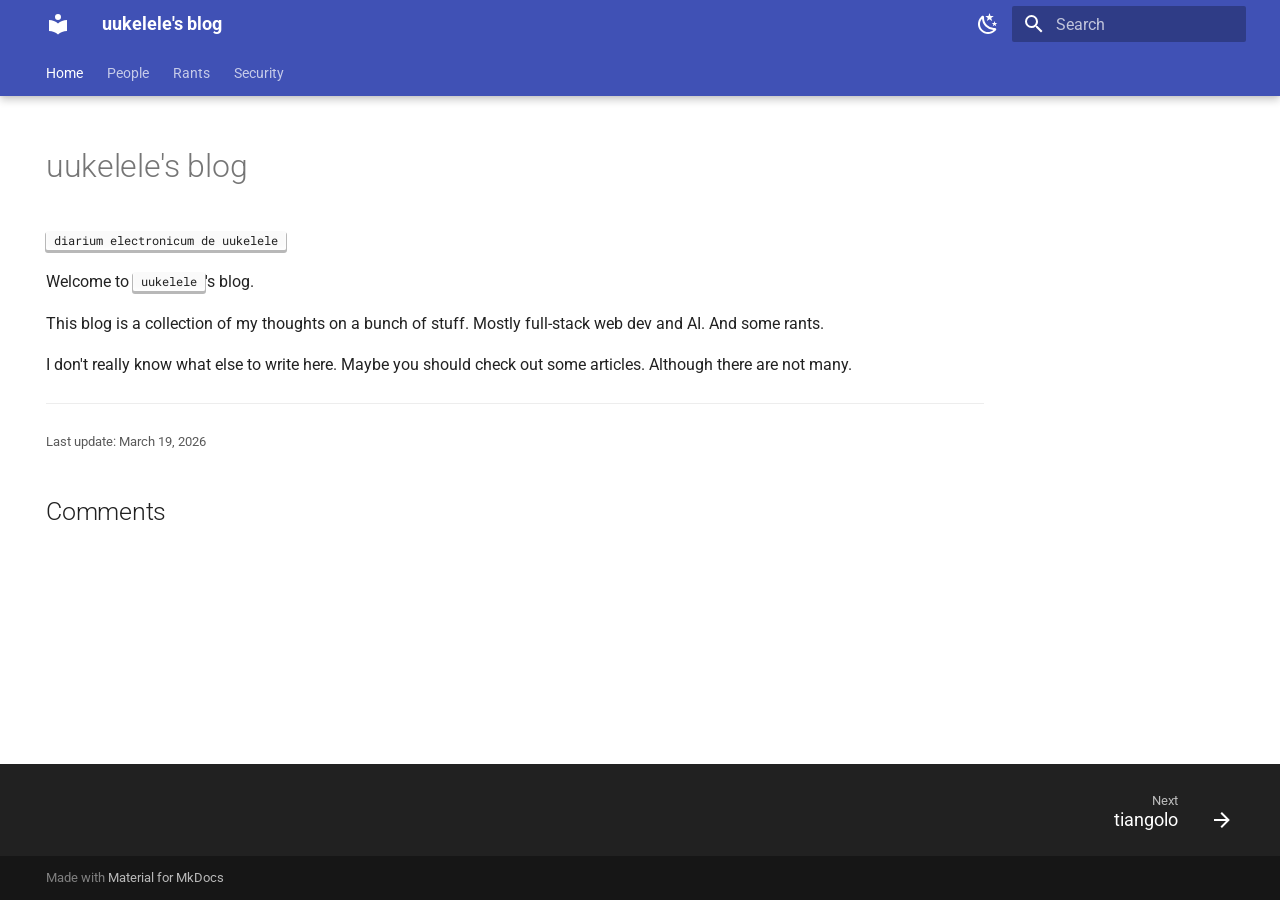
<file: index.html>
<!doctype html>
<html lang="en" class="no-js">
  <head>
    
      <meta charset="utf-8">
      <meta name="viewport" content="width=device-width,initial-scale=1">
      
        <meta name="description" content="diarium electronicum de uukelele">
      
      
      
        <link rel="canonical" href="https://uukelele.is-a.dev/blog/">
      
      
      
        <link rel="next" href="people/tiangolo/">
      
      
        
      
      
      <link rel="icon" href="assets/images/favicon.png">
      <meta name="generator" content="mkdocs-1.6.1, mkdocs-material-9.7.6">
    
    
      
        <title>uukelele's blog</title>
      
    
    
      <link rel="stylesheet" href="assets/stylesheets/main.484c7ddc.min.css">
      
        
        <link rel="stylesheet" href="assets/stylesheets/palette.ab4e12ef.min.css">
      
      


    
    
      
    
    
      
        
        
        <link rel="preconnect" href="https://fonts.gstatic.com" crossorigin>
        <link rel="stylesheet" href="https://fonts.googleapis.com/css?family=Roboto:300,300i,400,400i,700,700i%7CRoboto+Mono:400,400i,700,700i&display=fallback">
        <style>:root{--md-text-font:"Roboto";--md-code-font:"Roboto Mono"}</style>
      
    
    
      <link rel="stylesheet" href="stylesheets/extra.css">
    
    <script>__md_scope=new URL(".",location),__md_hash=e=>[...e].reduce(((e,_)=>(e<<5)-e+_.charCodeAt(0)),0),__md_get=(e,_=localStorage,t=__md_scope)=>JSON.parse(_.getItem(t.pathname+"."+e)),__md_set=(e,_,t=localStorage,a=__md_scope)=>{try{t.setItem(a.pathname+"."+e,JSON.stringify(_))}catch(e){}}</script>
    
      

    
    
  </head>
  
  
    
    
      
    
    
    
    
    <body dir="ltr" data-md-color-scheme="default" data-md-color-primary="custom" data-md-color-accent="teal">
  
    
    <input class="md-toggle" data-md-toggle="drawer" type="checkbox" id="__drawer" autocomplete="off">
    <input class="md-toggle" data-md-toggle="search" type="checkbox" id="__search" autocomplete="off">
    <label class="md-overlay" for="__drawer"></label>
    <div data-md-component="skip">
      
        
        <a href="#uukeleles-blog" class="md-skip">
          Skip to content
        </a>
      
    </div>
    <div data-md-component="announce">
      
    </div>
    
    
      

  

<header class="md-header md-header--shadow md-header--lifted" data-md-component="header">
  <nav class="md-header__inner md-grid" aria-label="Header">
    <a href="." title="uukelele&#39;s blog" class="md-header__button md-logo" aria-label="uukelele's blog" data-md-component="logo">
      
  
  <svg xmlns="http://www.w3.org/2000/svg" viewBox="0 0 24 24"><path d="M12 8a3 3 0 0 0 3-3 3 3 0 0 0-3-3 3 3 0 0 0-3 3 3 3 0 0 0 3 3m0 3.54C9.64 9.35 6.5 8 3 8v11c3.5 0 6.64 1.35 9 3.54 2.36-2.19 5.5-3.54 9-3.54V8c-3.5 0-6.64 1.35-9 3.54"/></svg>

    </a>
    <label class="md-header__button md-icon" for="__drawer">
      
      <svg xmlns="http://www.w3.org/2000/svg" viewBox="0 0 24 24"><path d="M3 6h18v2H3zm0 5h18v2H3zm0 5h18v2H3z"/></svg>
    </label>
    <div class="md-header__title" data-md-component="header-title">
      <div class="md-header__ellipsis">
        <div class="md-header__topic">
          <span class="md-ellipsis">
            uukelele's blog
          </span>
        </div>
        <div class="md-header__topic" data-md-component="header-topic">
          <span class="md-ellipsis">
            
              Home
            
          </span>
        </div>
      </div>
    </div>
    
      
        <form class="md-header__option" data-md-component="palette">
  
    
    
    
    <input class="md-option" data-md-color-media="(prefers-color-scheme: light)" data-md-color-scheme="default" data-md-color-primary="custom" data-md-color-accent="teal"  aria-label="Dark Mode"  type="radio" name="__palette" id="__palette_0">
    
      <label class="md-header__button md-icon" title="Dark Mode" for="__palette_1" hidden>
        <svg xmlns="http://www.w3.org/2000/svg" viewBox="0 0 24 24"><path d="m17.75 4.09-2.53 1.94.91 3.06-2.63-1.81-2.63 1.81.91-3.06-2.53-1.94L12.44 4l1.06-3 1.06 3zm3.5 6.91-1.64 1.25.59 1.98-1.7-1.17-1.7 1.17.59-1.98L15.75 11l2.06-.05L18.5 9l.69 1.95zm-2.28 4.95c.83-.08 1.72 1.1 1.19 1.85-.32.45-.66.87-1.08 1.27C15.17 23 8.84 23 4.94 19.07c-3.91-3.9-3.91-10.24 0-14.14.4-.4.82-.76 1.27-1.08.75-.53 1.93.36 1.85 1.19-.27 2.86.69 5.83 2.89 8.02a9.96 9.96 0 0 0 8.02 2.89m-1.64 2.02a12.08 12.08 0 0 1-7.8-3.47c-2.17-2.19-3.33-5-3.49-7.82-2.81 3.14-2.7 7.96.31 10.98 3.02 3.01 7.84 3.12 10.98.31"/></svg>
      </label>
    
  
    
    
    
    <input class="md-option" data-md-color-media="(prefers-color-scheme: dark)" data-md-color-scheme="slate" data-md-color-primary="custom" data-md-color-accent="teal"  aria-label="Light Mode"  type="radio" name="__palette" id="__palette_1">
    
      <label class="md-header__button md-icon" title="Light Mode" for="__palette_0" hidden>
        <svg xmlns="http://www.w3.org/2000/svg" viewBox="0 0 24 24"><path d="M12 7a5 5 0 0 1 5 5 5 5 0 0 1-5 5 5 5 0 0 1-5-5 5 5 0 0 1 5-5m0 2a3 3 0 0 0-3 3 3 3 0 0 0 3 3 3 3 0 0 0 3-3 3 3 0 0 0-3-3m0-7 2.39 3.42C13.65 5.15 12.84 5 12 5s-1.65.15-2.39.42zM3.34 7l4.16-.35A7.2 7.2 0 0 0 5.94 8.5c-.44.74-.69 1.5-.83 2.29zm.02 10 1.76-3.77a7.131 7.131 0 0 0 2.38 4.14zM20.65 7l-1.77 3.79a7.02 7.02 0 0 0-2.38-4.15zm-.01 10-4.14.36c.59-.51 1.12-1.14 1.54-1.86.42-.73.69-1.5.83-2.29zM12 22l-2.41-3.44c.74.27 1.55.44 2.41.44.82 0 1.63-.17 2.37-.44z"/></svg>
      </label>
    
  
</form>
      
    
    
      <script>var palette=__md_get("__palette");if(palette&&palette.color){if("(prefers-color-scheme)"===palette.color.media){var media=matchMedia("(prefers-color-scheme: light)"),input=document.querySelector(media.matches?"[data-md-color-media='(prefers-color-scheme: light)']":"[data-md-color-media='(prefers-color-scheme: dark)']");palette.color.media=input.getAttribute("data-md-color-media"),palette.color.scheme=input.getAttribute("data-md-color-scheme"),palette.color.primary=input.getAttribute("data-md-color-primary"),palette.color.accent=input.getAttribute("data-md-color-accent")}for(var[key,value]of Object.entries(palette.color))document.body.setAttribute("data-md-color-"+key,value)}</script>
    
    
    
      
      
        <label class="md-header__button md-icon" for="__search">
          
          <svg xmlns="http://www.w3.org/2000/svg" viewBox="0 0 24 24"><path d="M9.5 3A6.5 6.5 0 0 1 16 9.5c0 1.61-.59 3.09-1.56 4.23l.27.27h.79l5 5-1.5 1.5-5-5v-.79l-.27-.27A6.52 6.52 0 0 1 9.5 16 6.5 6.5 0 0 1 3 9.5 6.5 6.5 0 0 1 9.5 3m0 2C7 5 5 7 5 9.5S7 14 9.5 14 14 12 14 9.5 12 5 9.5 5"/></svg>
        </label>
        <div class="md-search" data-md-component="search" role="dialog">
  <label class="md-search__overlay" for="__search"></label>
  <div class="md-search__inner" role="search">
    <form class="md-search__form" name="search">
      <input type="text" class="md-search__input" name="query" aria-label="Search" placeholder="Search" autocapitalize="off" autocorrect="off" autocomplete="off" spellcheck="false" data-md-component="search-query" required>
      <label class="md-search__icon md-icon" for="__search">
        
        <svg xmlns="http://www.w3.org/2000/svg" viewBox="0 0 24 24"><path d="M9.5 3A6.5 6.5 0 0 1 16 9.5c0 1.61-.59 3.09-1.56 4.23l.27.27h.79l5 5-1.5 1.5-5-5v-.79l-.27-.27A6.52 6.52 0 0 1 9.5 16 6.5 6.5 0 0 1 3 9.5 6.5 6.5 0 0 1 9.5 3m0 2C7 5 5 7 5 9.5S7 14 9.5 14 14 12 14 9.5 12 5 9.5 5"/></svg>
        
        <svg xmlns="http://www.w3.org/2000/svg" viewBox="0 0 24 24"><path d="M20 11v2H8l5.5 5.5-1.42 1.42L4.16 12l7.92-7.92L13.5 5.5 8 11z"/></svg>
      </label>
      <nav class="md-search__options" aria-label="Search">
        
          <a href="javascript:void(0)" class="md-search__icon md-icon" title="Share" aria-label="Share" data-clipboard data-clipboard-text="" data-md-component="search-share" tabindex="-1">
            
            <svg xmlns="http://www.w3.org/2000/svg" viewBox="0 0 24 24"><path d="M18 16.08c-.76 0-1.44.3-1.96.77L8.91 12.7c.05-.23.09-.46.09-.7s-.04-.47-.09-.7l7.05-4.11c.54.5 1.25.81 2.04.81a3 3 0 0 0 3-3 3 3 0 0 0-3-3 3 3 0 0 0-3 3c0 .24.04.47.09.7L8.04 9.81C7.5 9.31 6.79 9 6 9a3 3 0 0 0-3 3 3 3 0 0 0 3 3c.79 0 1.5-.31 2.04-.81l7.12 4.15c-.05.21-.08.43-.08.66 0 1.61 1.31 2.91 2.92 2.91s2.92-1.3 2.92-2.91A2.92 2.92 0 0 0 18 16.08"/></svg>
          </a>
        
        <button type="reset" class="md-search__icon md-icon" title="Clear" aria-label="Clear" tabindex="-1">
          
          <svg xmlns="http://www.w3.org/2000/svg" viewBox="0 0 24 24"><path d="M19 6.41 17.59 5 12 10.59 6.41 5 5 6.41 10.59 12 5 17.59 6.41 19 12 13.41 17.59 19 19 17.59 13.41 12z"/></svg>
        </button>
      </nav>
      
        <div class="md-search__suggest" data-md-component="search-suggest"></div>
      
    </form>
    <div class="md-search__output">
      <div class="md-search__scrollwrap" tabindex="0" data-md-scrollfix>
        <div class="md-search-result" data-md-component="search-result">
          <div class="md-search-result__meta">
            Initializing search
          </div>
          <ol class="md-search-result__list" role="presentation"></ol>
        </div>
      </div>
    </div>
  </div>
</div>
      
    
    
  </nav>
  
    
      
<nav class="md-tabs" aria-label="Tabs" data-md-component="tabs">
  <div class="md-grid">
    <ul class="md-tabs__list">
      
        
  
  
  
    
  
  
    <li class="md-tabs__item md-tabs__item--active">
      <a href="." class="md-tabs__link">
        
  
  
    
  
  Home

      </a>
    </li>
  

      
        
  
  
  
  
    
    
      <li class="md-tabs__item">
        <a href="people/tiangolo/" class="md-tabs__link">
          
  
  
    
  
  People

        </a>
      </li>
    
  

      
        
  
  
  
  
    
    
      <li class="md-tabs__item">
        <a href="rants/flat-file-databases/" class="md-tabs__link">
          
  
  
    
  
  Rants

        </a>
      </li>
    
  

      
        
  
  
  
  
    
    
      <li class="md-tabs__item">
        <a href="security/wow-data-leak/" class="md-tabs__link">
          
  
  
    
  
  Security

        </a>
      </li>
    
  

      
    </ul>
  </div>
</nav>
    
  
</header>
    
    <div class="md-container" data-md-component="container">
      
      
        
      
      <main class="md-main" data-md-component="main">
        <div class="md-main__inner md-grid">
          
            
              
                
              
              <div class="md-sidebar md-sidebar--primary" data-md-component="sidebar" data-md-type="navigation" hidden>
                <div class="md-sidebar__scrollwrap">
                  <div class="md-sidebar__inner">
                    


  


<nav class="md-nav md-nav--primary md-nav--lifted" aria-label="Navigation" data-md-level="0">
  <label class="md-nav__title" for="__drawer">
    <a href="." title="uukelele&#39;s blog" class="md-nav__button md-logo" aria-label="uukelele's blog" data-md-component="logo">
      
  
  <svg xmlns="http://www.w3.org/2000/svg" viewBox="0 0 24 24"><path d="M12 8a3 3 0 0 0 3-3 3 3 0 0 0-3-3 3 3 0 0 0-3 3 3 3 0 0 0 3 3m0 3.54C9.64 9.35 6.5 8 3 8v11c3.5 0 6.64 1.35 9 3.54 2.36-2.19 5.5-3.54 9-3.54V8c-3.5 0-6.64 1.35-9 3.54"/></svg>

    </a>
    uukelele's blog
  </label>
  
  <ul class="md-nav__list" data-md-scrollfix>
    
      
      
  
  
    
  
  
  
    <li class="md-nav__item md-nav__item--active">
      
      <input class="md-nav__toggle md-toggle" type="checkbox" id="__toc">
      
      
        
      
      
      <a href="." class="md-nav__link md-nav__link--active">
        
  
  
  <span class="md-ellipsis">
    
  
    Home
  

    
  </span>
  
  

      </a>
      
    </li>
  

    
      
      
  
  
  
  
    
    
      
        
      
    
    
    
      
      
        
      
    
    
    <li class="md-nav__item md-nav__item--nested">
      
        
        
          
        
        <input class="md-nav__toggle md-toggle md-toggle--indeterminate" type="checkbox" id="__nav_2" >
        
          
          <label class="md-nav__link" for="__nav_2" id="__nav_2_label" tabindex="0">
            
  
  
  <span class="md-ellipsis">
    
  
    People
  

    
  </span>
  
  

            <span class="md-nav__icon md-icon"></span>
          </label>
        
        <nav class="md-nav" data-md-level="1" aria-labelledby="__nav_2_label" aria-expanded="false">
          <label class="md-nav__title" for="__nav_2">
            <span class="md-nav__icon md-icon"></span>
            
  
    People
  

          </label>
          <ul class="md-nav__list" data-md-scrollfix>
            
              
                
  
  
  
  
    <li class="md-nav__item">
      <a href="people/tiangolo/" class="md-nav__link">
        
  
  
  <span class="md-ellipsis">
    
  
    tiangolo
  

    
  </span>
  
  

      </a>
    </li>
  

              
            
          </ul>
        </nav>
      
    </li>
  

    
      
      
  
  
  
  
    
    
      
        
      
    
    
    
      
      
        
      
    
    
    <li class="md-nav__item md-nav__item--nested">
      
        
        
          
        
        <input class="md-nav__toggle md-toggle md-toggle--indeterminate" type="checkbox" id="__nav_3" >
        
          
          <label class="md-nav__link" for="__nav_3" id="__nav_3_label" tabindex="0">
            
  
  
  <span class="md-ellipsis">
    
  
    Rants
  

    
  </span>
  
  

            <span class="md-nav__icon md-icon"></span>
          </label>
        
        <nav class="md-nav" data-md-level="1" aria-labelledby="__nav_3_label" aria-expanded="false">
          <label class="md-nav__title" for="__nav_3">
            <span class="md-nav__icon md-icon"></span>
            
  
    Rants
  

          </label>
          <ul class="md-nav__list" data-md-scrollfix>
            
              
                
  
  
  
  
    <li class="md-nav__item">
      <a href="rants/flat-file-databases/" class="md-nav__link">
        
  
  
  <span class="md-ellipsis">
    
  
    Flat-File Databases
  

    
  </span>
  
  

      </a>
    </li>
  

              
            
          </ul>
        </nav>
      
    </li>
  

    
      
      
  
  
  
  
    
    
      
        
      
    
    
    
      
      
        
      
    
    
    <li class="md-nav__item md-nav__item--nested">
      
        
        
          
        
        <input class="md-nav__toggle md-toggle md-toggle--indeterminate" type="checkbox" id="__nav_4" >
        
          
          <label class="md-nav__link" for="__nav_4" id="__nav_4_label" tabindex="0">
            
  
  
  <span class="md-ellipsis">
    
  
    Security
  

    
  </span>
  
  

            <span class="md-nav__icon md-icon"></span>
          </label>
        
        <nav class="md-nav" data-md-level="1" aria-labelledby="__nav_4_label" aria-expanded="false">
          <label class="md-nav__title" for="__nav_4">
            <span class="md-nav__icon md-icon"></span>
            
  
    Security
  

          </label>
          <ul class="md-nav__list" data-md-scrollfix>
            
              
                
  
  
  
  
    <li class="md-nav__item">
      <a href="security/wow-data-leak/" class="md-nav__link">
        
  
  
  <span class="md-ellipsis">
    
  
    WoW Data Leak
  

    
  </span>
  
  

      </a>
    </li>
  

              
            
          </ul>
        </nav>
      
    </li>
  

    
  </ul>
</nav>
                  </div>
                </div>
              </div>
            
            
              
                
              
              <div class="md-sidebar md-sidebar--secondary" data-md-component="sidebar" data-md-type="toc" >
                <div class="md-sidebar__scrollwrap">
                  <div class="md-sidebar__inner">
                    

<nav class="md-nav md-nav--secondary" aria-label="Table of contents">
  
  
  
    
  
  
</nav>
                  </div>
                </div>
              </div>
            
          
          
            <div class="md-content" data-md-component="content">
              
                

  



  


              
              <article class="md-content__inner md-typeset">
                
  
                  
  




<h1 id="uukeleles-blog">uukelele's blog</h1>
<p><a href="https://uukelele.is-a.dev/blog"><kbd title="latin for: uukelele's blog">diarium electronicum de uukelele</kbd></a></p>
<p>Welcome to <kbd>uukelele</kbd>'s blog.</p>
<p>This blog is a collection of my thoughts on a bunch of stuff. Mostly full-stack web dev and AI. And some rants.</p>
<p>I don't really know what else to write here. Maybe you should check out some articles. Although there are not many. </p>


<!-- taken from
https://github.com/squidfunk/mkdocs-material/blob/master/src/partials/source-file.html -->

<hr />
<div class="md-source-file">
<small>

    <!-- mkdocs-git-revision-date-localized-plugin -->
    
        Last update:
        <span class="git-revision-date-localized-plugin git-revision-date-localized-plugin-date" title="March 19, 2026 18:07:46 UTC">March 19, 2026</span>
        

    <!-- mkdocs-git-revision-date-plugin -->
    
</small>
</div>


  



                

  
    <h2 id="__comments">Comments</h2>
    <script src="https://giscus.app/client.js"
        data-repo="uukelele/blog"
        data-repo-id="R_kgDORrWH1Q"
        data-category="Announcements"
        data-category-id="DIC_kwDORrWH1c4C4xwy"
        data-mapping="pathname"
        data-strict="0"
        data-reactions-enabled="1"
        data-emit-metadata="0"
        data-input-position="bottom"
        data-theme="preferred_color_scheme"
        data-lang="en"
        crossorigin="anonymous"
        async>
</script>

<script>
  var giscus = document.querySelector("script[src*='giscus']")

  var palette = __md_get("__palette")
  if (palette && typeof palette.color === "object") {
    var theme = palette.color.scheme === "slate" ? "dark" : "light"
    giscus.setAttribute("data-theme", theme) 
  }

  window.addEventListener("DOMContentLoaded", function() {
    var ref = document.querySelector("[data-md-color-scheme]")
    ref.addEventListener("change", function() {
      var palette = __md_get("__palette")
      var theme = palette.color.scheme === "slate" ? "dark" : "light"

      var frame = document.querySelector(".giscus-frame")
      if (frame) {
        frame.contentWindow.postMessage(
          { giscus: { setConfig: { theme } } },
          "https://giscus.app"
        )
      }
    })
  })
</script>
  

              </article>
            </div>
          
          
  <script>var tabs=__md_get("__tabs");if(Array.isArray(tabs))e:for(var set of document.querySelectorAll(".tabbed-set")){var labels=set.querySelector(".tabbed-labels");for(var tab of tabs)for(var label of labels.getElementsByTagName("label"))if(label.innerText.trim()===tab){var input=document.getElementById(label.htmlFor);input.checked=!0;continue e}}</script>

<script>var target=document.getElementById(location.hash.slice(1));target&&target.name&&(target.checked=target.name.startsWith("__tabbed_"))</script>
        </div>
        
          <button type="button" class="md-top md-icon" data-md-component="top" hidden>
  
  <svg xmlns="http://www.w3.org/2000/svg" viewBox="0 0 24 24"><path d="M13 20h-2V8l-5.5 5.5-1.42-1.42L12 4.16l7.92 7.92-1.42 1.42L13 8z"/></svg>
  Back to top
</button>
        
      </main>
      
        <footer class="md-footer">
  
    
      
        
      
      <nav class="md-footer__inner md-grid" aria-label="Footer" >
        
        
          
          <a href="people/tiangolo/" class="md-footer__link md-footer__link--next" aria-label="Next: tiangolo">
            <div class="md-footer__title">
              <span class="md-footer__direction">
                Next
              </span>
              <div class="md-ellipsis">
                tiangolo
              </div>
            </div>
            <div class="md-footer__button md-icon">
              
              <svg xmlns="http://www.w3.org/2000/svg" viewBox="0 0 24 24"><path d="M4 11v2h12l-5.5 5.5 1.42 1.42L19.84 12l-7.92-7.92L10.5 5.5 16 11z"/></svg>
            </div>
          </a>
        
      </nav>
    
  
  <div class="md-footer-meta md-typeset">
    <div class="md-footer-meta__inner md-grid">
      <div class="md-copyright">
  
  
    Made with
    <a href="https://squidfunk.github.io/mkdocs-material/" target="_blank" rel="noopener">
      Material for MkDocs
    </a>
  
</div>
      
    </div>
  </div>
</footer>
      
    </div>
    <div class="md-dialog" data-md-component="dialog">
      <div class="md-dialog__inner md-typeset"></div>
    </div>
    
      <div class="md-progress" data-md-component="progress" role="progressbar"></div>
    
    
    
      
      
      <script id="__config" type="application/json">{"annotate": null, "base": ".", "features": ["content.code.copy", "content.code.annotate", "content.footnote.tooltips", "content.tabs.link", "content.tooltips", "navigation.expand", "navigation.footer", "navigation.indexes", "navigation.instant", "navigation.instant.prefetch", "navigation.instant.progress", "navigation.path", "navigation.sections", "navigation.tabs", "navigation.tabs.sticky", "navigation.top", "navigation.tracking", "search.highlight", "search.share", "search.suggest", "toc.follow"], "search": "assets/javascripts/workers/search.2c215733.min.js", "tags": null, "translations": {"clipboard.copied": "Copied to clipboard", "clipboard.copy": "Copy to clipboard", "search.result.more.one": "1 more on this page", "search.result.more.other": "# more on this page", "search.result.none": "No matching documents", "search.result.one": "1 matching document", "search.result.other": "# matching documents", "search.result.placeholder": "Type to start searching", "search.result.term.missing": "Missing", "select.version": "Select version"}, "version": null}</script>
    
    
      <script src="assets/javascripts/bundle.79ae519e.min.js"></script>
      
    
  </body>
</html>
</file>
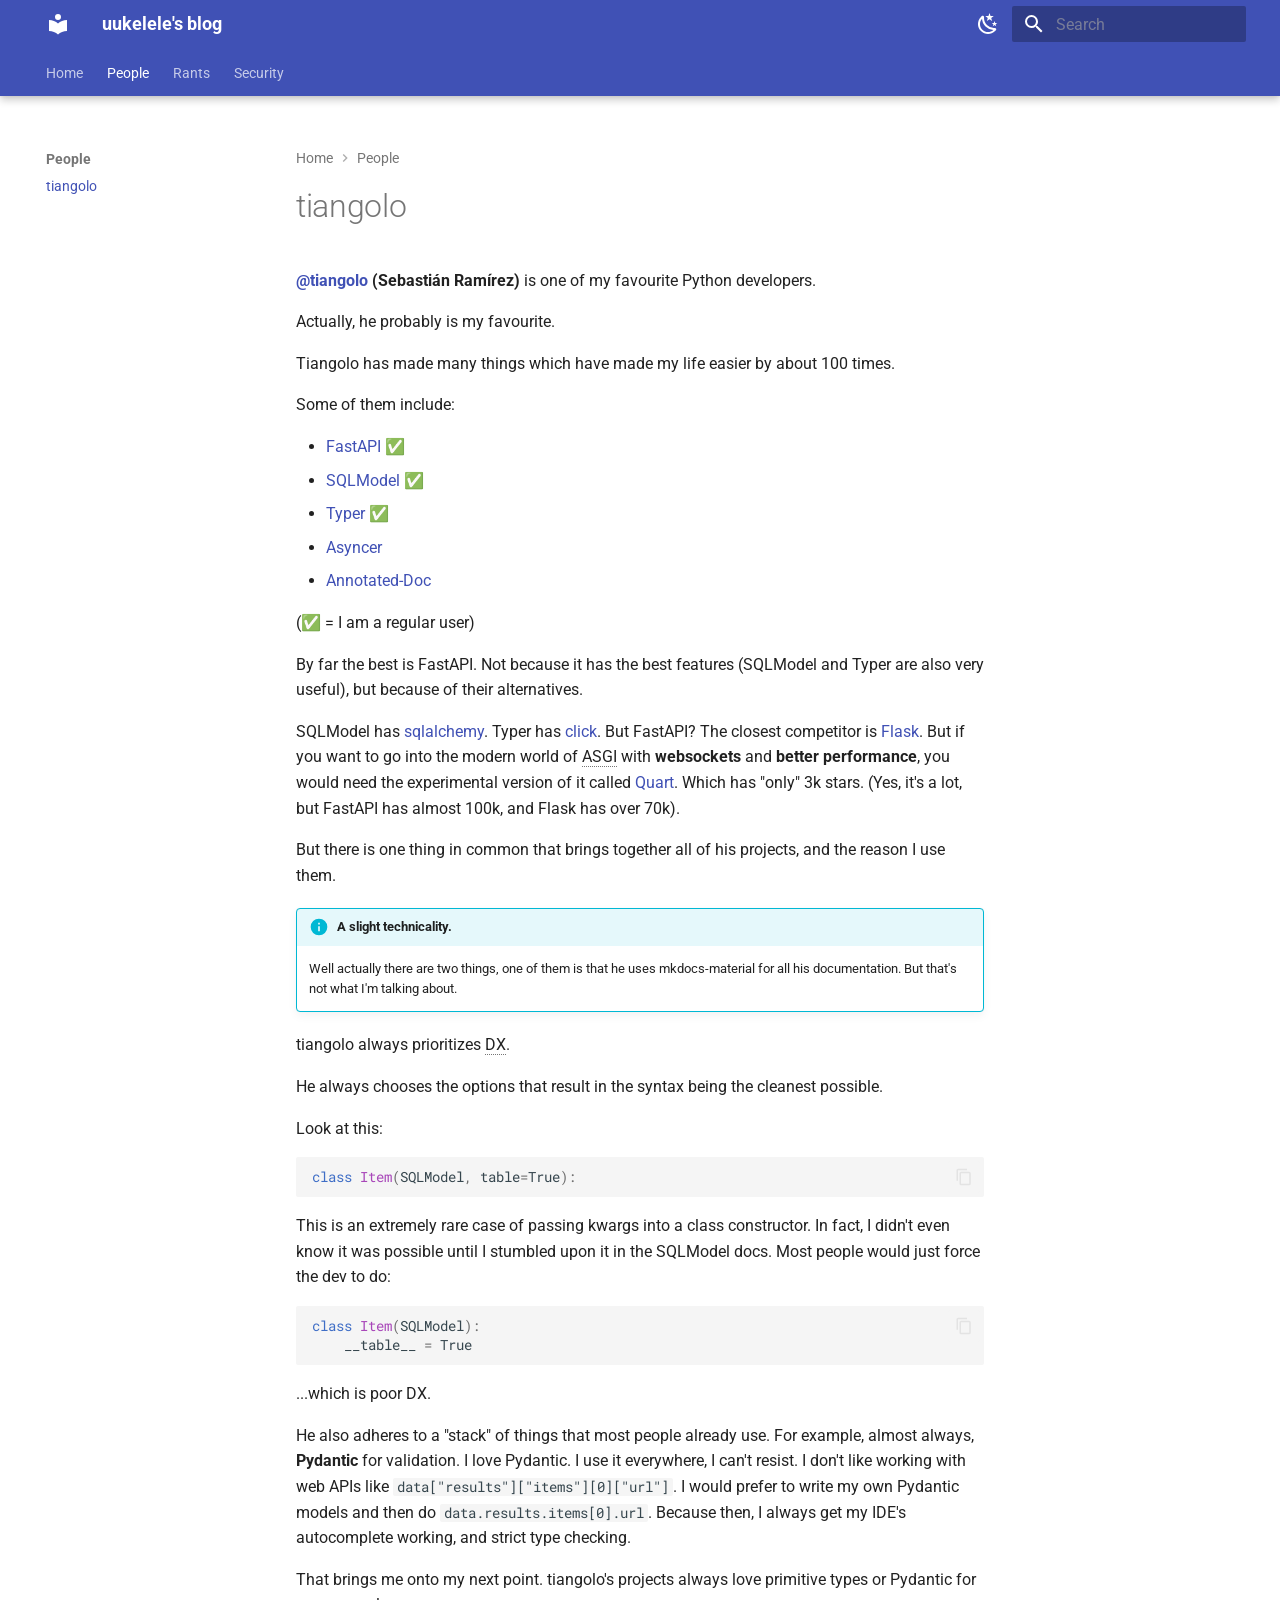
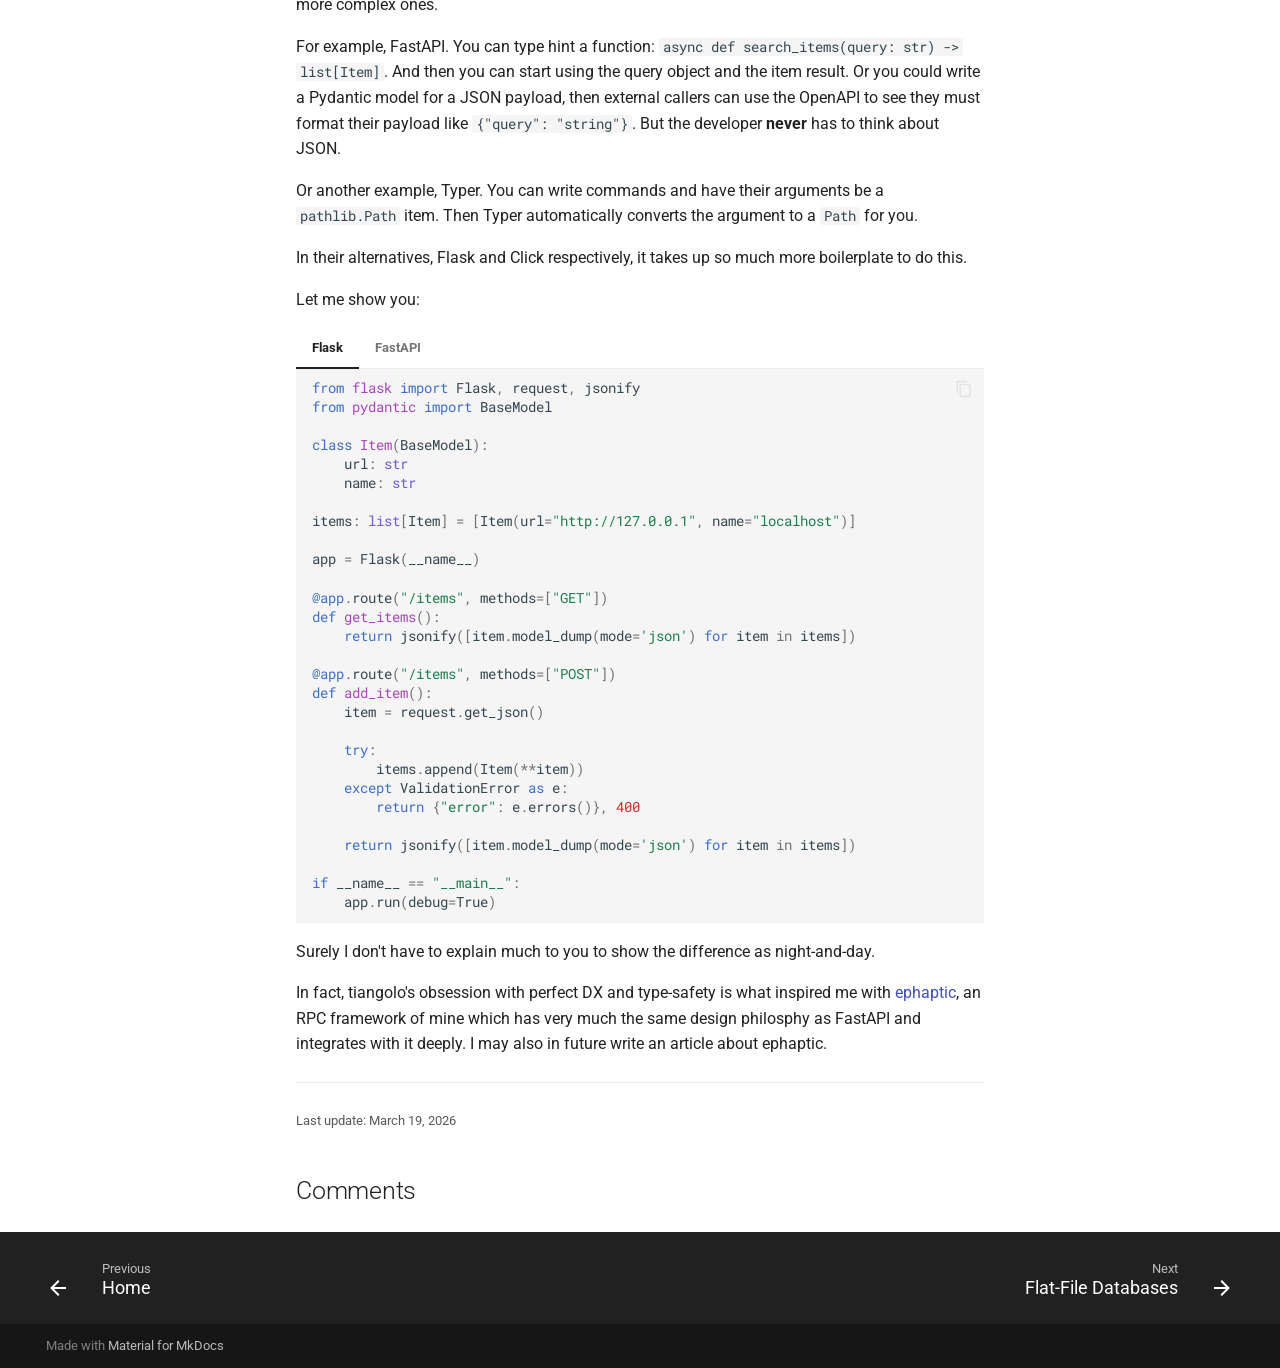
<file: people/tiangolo/index.html>
<!doctype html>
<html lang="en" class="no-js">
  <head>
    
      <meta charset="utf-8">
      <meta name="viewport" content="width=device-width,initial-scale=1">
      
        <meta name="description" content="diarium electronicum de uukelele">
      
      
      
        <link rel="canonical" href="https://uukelele.is-a.dev/blog/people/tiangolo/">
      
      
        <link rel="prev" href="../..">
      
      
        <link rel="next" href="../../rants/flat-file-databases/">
      
      
        
      
      
      <link rel="icon" href="../../assets/images/favicon.png">
      <meta name="generator" content="mkdocs-1.6.1, mkdocs-material-9.7.6">
    
    
      
        <title>tiangolo - uukelele's blog</title>
      
    
    
      <link rel="stylesheet" href="../../assets/stylesheets/main.484c7ddc.min.css">
      
        
        <link rel="stylesheet" href="../../assets/stylesheets/palette.ab4e12ef.min.css">
      
      


    
    
      
    
    
      
        
        
        <link rel="preconnect" href="https://fonts.gstatic.com" crossorigin>
        <link rel="stylesheet" href="https://fonts.googleapis.com/css?family=Roboto:300,300i,400,400i,700,700i%7CRoboto+Mono:400,400i,700,700i&display=fallback">
        <style>:root{--md-text-font:"Roboto";--md-code-font:"Roboto Mono"}</style>
      
    
    
      <link rel="stylesheet" href="../../stylesheets/extra.css">
    
    <script>__md_scope=new URL("../..",location),__md_hash=e=>[...e].reduce(((e,_)=>(e<<5)-e+_.charCodeAt(0)),0),__md_get=(e,_=localStorage,t=__md_scope)=>JSON.parse(_.getItem(t.pathname+"."+e)),__md_set=(e,_,t=localStorage,a=__md_scope)=>{try{t.setItem(a.pathname+"."+e,JSON.stringify(_))}catch(e){}}</script>
    
      

    
    
  </head>
  
  
    
    
      
    
    
    
    
    <body dir="ltr" data-md-color-scheme="default" data-md-color-primary="custom" data-md-color-accent="teal">
  
    
    <input class="md-toggle" data-md-toggle="drawer" type="checkbox" id="__drawer" autocomplete="off">
    <input class="md-toggle" data-md-toggle="search" type="checkbox" id="__search" autocomplete="off">
    <label class="md-overlay" for="__drawer"></label>
    <div data-md-component="skip">
      
        
        <a href="#tiangolo" class="md-skip">
          Skip to content
        </a>
      
    </div>
    <div data-md-component="announce">
      
    </div>
    
    
      

  

<header class="md-header md-header--shadow md-header--lifted" data-md-component="header">
  <nav class="md-header__inner md-grid" aria-label="Header">
    <a href="../.." title="uukelele&#39;s blog" class="md-header__button md-logo" aria-label="uukelele's blog" data-md-component="logo">
      
  
  <svg xmlns="http://www.w3.org/2000/svg" viewBox="0 0 24 24"><path d="M12 8a3 3 0 0 0 3-3 3 3 0 0 0-3-3 3 3 0 0 0-3 3 3 3 0 0 0 3 3m0 3.54C9.64 9.35 6.5 8 3 8v11c3.5 0 6.64 1.35 9 3.54 2.36-2.19 5.5-3.54 9-3.54V8c-3.5 0-6.64 1.35-9 3.54"/></svg>

    </a>
    <label class="md-header__button md-icon" for="__drawer">
      
      <svg xmlns="http://www.w3.org/2000/svg" viewBox="0 0 24 24"><path d="M3 6h18v2H3zm0 5h18v2H3zm0 5h18v2H3z"/></svg>
    </label>
    <div class="md-header__title" data-md-component="header-title">
      <div class="md-header__ellipsis">
        <div class="md-header__topic">
          <span class="md-ellipsis">
            uukelele's blog
          </span>
        </div>
        <div class="md-header__topic" data-md-component="header-topic">
          <span class="md-ellipsis">
            
              tiangolo
            
          </span>
        </div>
      </div>
    </div>
    
      
        <form class="md-header__option" data-md-component="palette">
  
    
    
    
    <input class="md-option" data-md-color-media="(prefers-color-scheme: light)" data-md-color-scheme="default" data-md-color-primary="custom" data-md-color-accent="teal"  aria-label="Dark Mode"  type="radio" name="__palette" id="__palette_0">
    
      <label class="md-header__button md-icon" title="Dark Mode" for="__palette_1" hidden>
        <svg xmlns="http://www.w3.org/2000/svg" viewBox="0 0 24 24"><path d="m17.75 4.09-2.53 1.94.91 3.06-2.63-1.81-2.63 1.81.91-3.06-2.53-1.94L12.44 4l1.06-3 1.06 3zm3.5 6.91-1.64 1.25.59 1.98-1.7-1.17-1.7 1.17.59-1.98L15.75 11l2.06-.05L18.5 9l.69 1.95zm-2.28 4.95c.83-.08 1.72 1.1 1.19 1.85-.32.45-.66.87-1.08 1.27C15.17 23 8.84 23 4.94 19.07c-3.91-3.9-3.91-10.24 0-14.14.4-.4.82-.76 1.27-1.08.75-.53 1.93.36 1.85 1.19-.27 2.86.69 5.83 2.89 8.02a9.96 9.96 0 0 0 8.02 2.89m-1.64 2.02a12.08 12.08 0 0 1-7.8-3.47c-2.17-2.19-3.33-5-3.49-7.82-2.81 3.14-2.7 7.96.31 10.98 3.02 3.01 7.84 3.12 10.98.31"/></svg>
      </label>
    
  
    
    
    
    <input class="md-option" data-md-color-media="(prefers-color-scheme: dark)" data-md-color-scheme="slate" data-md-color-primary="custom" data-md-color-accent="teal"  aria-label="Light Mode"  type="radio" name="__palette" id="__palette_1">
    
      <label class="md-header__button md-icon" title="Light Mode" for="__palette_0" hidden>
        <svg xmlns="http://www.w3.org/2000/svg" viewBox="0 0 24 24"><path d="M12 7a5 5 0 0 1 5 5 5 5 0 0 1-5 5 5 5 0 0 1-5-5 5 5 0 0 1 5-5m0 2a3 3 0 0 0-3 3 3 3 0 0 0 3 3 3 3 0 0 0 3-3 3 3 0 0 0-3-3m0-7 2.39 3.42C13.65 5.15 12.84 5 12 5s-1.65.15-2.39.42zM3.34 7l4.16-.35A7.2 7.2 0 0 0 5.94 8.5c-.44.74-.69 1.5-.83 2.29zm.02 10 1.76-3.77a7.131 7.131 0 0 0 2.38 4.14zM20.65 7l-1.77 3.79a7.02 7.02 0 0 0-2.38-4.15zm-.01 10-4.14.36c.59-.51 1.12-1.14 1.54-1.86.42-.73.69-1.5.83-2.29zM12 22l-2.41-3.44c.74.27 1.55.44 2.41.44.82 0 1.63-.17 2.37-.44z"/></svg>
      </label>
    
  
</form>
      
    
    
      <script>var palette=__md_get("__palette");if(palette&&palette.color){if("(prefers-color-scheme)"===palette.color.media){var media=matchMedia("(prefers-color-scheme: light)"),input=document.querySelector(media.matches?"[data-md-color-media='(prefers-color-scheme: light)']":"[data-md-color-media='(prefers-color-scheme: dark)']");palette.color.media=input.getAttribute("data-md-color-media"),palette.color.scheme=input.getAttribute("data-md-color-scheme"),palette.color.primary=input.getAttribute("data-md-color-primary"),palette.color.accent=input.getAttribute("data-md-color-accent")}for(var[key,value]of Object.entries(palette.color))document.body.setAttribute("data-md-color-"+key,value)}</script>
    
    
    
      
      
        <label class="md-header__button md-icon" for="__search">
          
          <svg xmlns="http://www.w3.org/2000/svg" viewBox="0 0 24 24"><path d="M9.5 3A6.5 6.5 0 0 1 16 9.5c0 1.61-.59 3.09-1.56 4.23l.27.27h.79l5 5-1.5 1.5-5-5v-.79l-.27-.27A6.52 6.52 0 0 1 9.5 16 6.5 6.5 0 0 1 3 9.5 6.5 6.5 0 0 1 9.5 3m0 2C7 5 5 7 5 9.5S7 14 9.5 14 14 12 14 9.5 12 5 9.5 5"/></svg>
        </label>
        <div class="md-search" data-md-component="search" role="dialog">
  <label class="md-search__overlay" for="__search"></label>
  <div class="md-search__inner" role="search">
    <form class="md-search__form" name="search">
      <input type="text" class="md-search__input" name="query" aria-label="Search" placeholder="Search" autocapitalize="off" autocorrect="off" autocomplete="off" spellcheck="false" data-md-component="search-query" required>
      <label class="md-search__icon md-icon" for="__search">
        
        <svg xmlns="http://www.w3.org/2000/svg" viewBox="0 0 24 24"><path d="M9.5 3A6.5 6.5 0 0 1 16 9.5c0 1.61-.59 3.09-1.56 4.23l.27.27h.79l5 5-1.5 1.5-5-5v-.79l-.27-.27A6.52 6.52 0 0 1 9.5 16 6.5 6.5 0 0 1 3 9.5 6.5 6.5 0 0 1 9.5 3m0 2C7 5 5 7 5 9.5S7 14 9.5 14 14 12 14 9.5 12 5 9.5 5"/></svg>
        
        <svg xmlns="http://www.w3.org/2000/svg" viewBox="0 0 24 24"><path d="M20 11v2H8l5.5 5.5-1.42 1.42L4.16 12l7.92-7.92L13.5 5.5 8 11z"/></svg>
      </label>
      <nav class="md-search__options" aria-label="Search">
        
          <a href="javascript:void(0)" class="md-search__icon md-icon" title="Share" aria-label="Share" data-clipboard data-clipboard-text="" data-md-component="search-share" tabindex="-1">
            
            <svg xmlns="http://www.w3.org/2000/svg" viewBox="0 0 24 24"><path d="M18 16.08c-.76 0-1.44.3-1.96.77L8.91 12.7c.05-.23.09-.46.09-.7s-.04-.47-.09-.7l7.05-4.11c.54.5 1.25.81 2.04.81a3 3 0 0 0 3-3 3 3 0 0 0-3-3 3 3 0 0 0-3 3c0 .24.04.47.09.7L8.04 9.81C7.5 9.31 6.79 9 6 9a3 3 0 0 0-3 3 3 3 0 0 0 3 3c.79 0 1.5-.31 2.04-.81l7.12 4.15c-.05.21-.08.43-.08.66 0 1.61 1.31 2.91 2.92 2.91s2.92-1.3 2.92-2.91A2.92 2.92 0 0 0 18 16.08"/></svg>
          </a>
        
        <button type="reset" class="md-search__icon md-icon" title="Clear" aria-label="Clear" tabindex="-1">
          
          <svg xmlns="http://www.w3.org/2000/svg" viewBox="0 0 24 24"><path d="M19 6.41 17.59 5 12 10.59 6.41 5 5 6.41 10.59 12 5 17.59 6.41 19 12 13.41 17.59 19 19 17.59 13.41 12z"/></svg>
        </button>
      </nav>
      
        <div class="md-search__suggest" data-md-component="search-suggest"></div>
      
    </form>
    <div class="md-search__output">
      <div class="md-search__scrollwrap" tabindex="0" data-md-scrollfix>
        <div class="md-search-result" data-md-component="search-result">
          <div class="md-search-result__meta">
            Initializing search
          </div>
          <ol class="md-search-result__list" role="presentation"></ol>
        </div>
      </div>
    </div>
  </div>
</div>
      
    
    
  </nav>
  
    
      
<nav class="md-tabs" aria-label="Tabs" data-md-component="tabs">
  <div class="md-grid">
    <ul class="md-tabs__list">
      
        
  
  
  
  
    <li class="md-tabs__item">
      <a href="../.." class="md-tabs__link">
        
  
  
    
  
  Home

      </a>
    </li>
  

      
        
  
  
  
    
  
  
    
    
      <li class="md-tabs__item md-tabs__item--active">
        <a href="./" class="md-tabs__link">
          
  
  
    
  
  People

        </a>
      </li>
    
  

      
        
  
  
  
  
    
    
      <li class="md-tabs__item">
        <a href="../../rants/flat-file-databases/" class="md-tabs__link">
          
  
  
    
  
  Rants

        </a>
      </li>
    
  

      
        
  
  
  
  
    
    
      <li class="md-tabs__item">
        <a href="../../security/wow-data-leak/" class="md-tabs__link">
          
  
  
    
  
  Security

        </a>
      </li>
    
  

      
    </ul>
  </div>
</nav>
    
  
</header>
    
    <div class="md-container" data-md-component="container">
      
      
        
      
      <main class="md-main" data-md-component="main">
        <div class="md-main__inner md-grid">
          
            
              
              <div class="md-sidebar md-sidebar--primary" data-md-component="sidebar" data-md-type="navigation" >
                <div class="md-sidebar__scrollwrap">
                  <div class="md-sidebar__inner">
                    


  


<nav class="md-nav md-nav--primary md-nav--lifted" aria-label="Navigation" data-md-level="0">
  <label class="md-nav__title" for="__drawer">
    <a href="../.." title="uukelele&#39;s blog" class="md-nav__button md-logo" aria-label="uukelele's blog" data-md-component="logo">
      
  
  <svg xmlns="http://www.w3.org/2000/svg" viewBox="0 0 24 24"><path d="M12 8a3 3 0 0 0 3-3 3 3 0 0 0-3-3 3 3 0 0 0-3 3 3 3 0 0 0 3 3m0 3.54C9.64 9.35 6.5 8 3 8v11c3.5 0 6.64 1.35 9 3.54 2.36-2.19 5.5-3.54 9-3.54V8c-3.5 0-6.64 1.35-9 3.54"/></svg>

    </a>
    uukelele's blog
  </label>
  
  <ul class="md-nav__list" data-md-scrollfix>
    
      
      
  
  
  
  
    <li class="md-nav__item">
      <a href="../.." class="md-nav__link">
        
  
  
  <span class="md-ellipsis">
    
  
    Home
  

    
  </span>
  
  

      </a>
    </li>
  

    
      
      
  
  
    
  
  
  
    
    
      
        
      
    
    
    
      
        
        
      
      
        
      
    
    
    <li class="md-nav__item md-nav__item--active md-nav__item--section md-nav__item--nested">
      
        
        
        <input class="md-nav__toggle md-toggle " type="checkbox" id="__nav_2" checked>
        
          
          <label class="md-nav__link" for="__nav_2" id="__nav_2_label" tabindex="">
            
  
  
  <span class="md-ellipsis">
    
  
    People
  

    
  </span>
  
  

            <span class="md-nav__icon md-icon"></span>
          </label>
        
        <nav class="md-nav" data-md-level="1" aria-labelledby="__nav_2_label" aria-expanded="true">
          <label class="md-nav__title" for="__nav_2">
            <span class="md-nav__icon md-icon"></span>
            
  
    People
  

          </label>
          <ul class="md-nav__list" data-md-scrollfix>
            
              
                
  
  
    
  
  
  
    <li class="md-nav__item md-nav__item--active">
      
      <input class="md-nav__toggle md-toggle" type="checkbox" id="__toc">
      
      
        
      
      
      <a href="./" class="md-nav__link md-nav__link--active">
        
  
  
  <span class="md-ellipsis">
    
  
    tiangolo
  

    
  </span>
  
  

      </a>
      
    </li>
  

              
            
          </ul>
        </nav>
      
    </li>
  

    
      
      
  
  
  
  
    
    
      
        
      
    
    
    
      
      
        
      
    
    
    <li class="md-nav__item md-nav__item--nested">
      
        
        
          
        
        <input class="md-nav__toggle md-toggle md-toggle--indeterminate" type="checkbox" id="__nav_3" >
        
          
          <label class="md-nav__link" for="__nav_3" id="__nav_3_label" tabindex="0">
            
  
  
  <span class="md-ellipsis">
    
  
    Rants
  

    
  </span>
  
  

            <span class="md-nav__icon md-icon"></span>
          </label>
        
        <nav class="md-nav" data-md-level="1" aria-labelledby="__nav_3_label" aria-expanded="false">
          <label class="md-nav__title" for="__nav_3">
            <span class="md-nav__icon md-icon"></span>
            
  
    Rants
  

          </label>
          <ul class="md-nav__list" data-md-scrollfix>
            
              
                
  
  
  
  
    <li class="md-nav__item">
      <a href="../../rants/flat-file-databases/" class="md-nav__link">
        
  
  
  <span class="md-ellipsis">
    
  
    Flat-File Databases
  

    
  </span>
  
  

      </a>
    </li>
  

              
            
          </ul>
        </nav>
      
    </li>
  

    
      
      
  
  
  
  
    
    
      
        
      
    
    
    
      
      
        
      
    
    
    <li class="md-nav__item md-nav__item--nested">
      
        
        
          
        
        <input class="md-nav__toggle md-toggle md-toggle--indeterminate" type="checkbox" id="__nav_4" >
        
          
          <label class="md-nav__link" for="__nav_4" id="__nav_4_label" tabindex="0">
            
  
  
  <span class="md-ellipsis">
    
  
    Security
  

    
  </span>
  
  

            <span class="md-nav__icon md-icon"></span>
          </label>
        
        <nav class="md-nav" data-md-level="1" aria-labelledby="__nav_4_label" aria-expanded="false">
          <label class="md-nav__title" for="__nav_4">
            <span class="md-nav__icon md-icon"></span>
            
  
    Security
  

          </label>
          <ul class="md-nav__list" data-md-scrollfix>
            
              
                
  
  
  
  
    <li class="md-nav__item">
      <a href="../../security/wow-data-leak/" class="md-nav__link">
        
  
  
  <span class="md-ellipsis">
    
  
    WoW Data Leak
  

    
  </span>
  
  

      </a>
    </li>
  

              
            
          </ul>
        </nav>
      
    </li>
  

    
  </ul>
</nav>
                  </div>
                </div>
              </div>
            
            
              
              <div class="md-sidebar md-sidebar--secondary" data-md-component="sidebar" data-md-type="toc" >
                <div class="md-sidebar__scrollwrap">
                  <div class="md-sidebar__inner">
                    

<nav class="md-nav md-nav--secondary" aria-label="Table of contents">
  
  
  
    
  
  
</nav>
                  </div>
                </div>
              </div>
            
          
          
            <div class="md-content" data-md-component="content">
              
                



  


  <nav class="md-path" aria-label="Navigation" >
    <ol class="md-path__list">
      
        
  
  
    <li class="md-path__item">
      <a href="../.." class="md-path__link">
        
  <span class="md-ellipsis">
    Home
  </span>

      </a>
    </li>
  

      
      
        
  
  
    
    
      <li class="md-path__item">
        <a href="./" class="md-path__link">
          
  <span class="md-ellipsis">
    People
  </span>

        </a>
      </li>
    
  

      
    </ol>
  </nav>

              
              <article class="md-content__inner md-typeset">
                
  
                  



<h1 id="tiangolo">tiangolo</h1>
<p><strong><a href="https://tiangolo.com/">@tiangolo</a> (Sebastián Ramírez)</strong> is one of my favourite Python developers.</p>
<p>Actually, he probably is my favourite.</p>
<p>Tiangolo has made many things which have made my life easier by about 100 times.</p>
<p>Some of them include:</p>
<ul>
<li><a href="https://fastapi.tiangolo.com/">FastAPI</a> ✅</li>
<li><a href="https://sqlmodel.tiangolo.com/">SQLModel</a> ✅</li>
<li><a href="https://typer.tiangolo.com/">Typer</a> ✅</li>
<li><a href="https://asyncer.tiangolo.com/">Asyncer</a></li>
<li><a href="https://github.com/fastapi/annotated-doc">Annotated-Doc</a></li>
</ul>
<p>(✅ = I am a regular user)</p>
<p>By far the best is FastAPI. Not because it has the best features (SQLModel and Typer are also very useful), but because of their alternatives.</p>
<p>SQLModel has <a href="https://www.sqlalchemy.org/">sqlalchemy</a>. Typer has <a href="https://click.palletsprojects.com/">click</a>. But FastAPI? The closest competitor is <a href="https://flask.palletsprojects.com/">Flask</a>. But if you want to go into the modern world of <abbr title='Asynchronous Server Gateway Interface'>ASGI</abbr> with <strong>websockets</strong> and <strong>better performance</strong>, you would need the experimental version of it called <a href="https://quart.palletsprojects.com/">Quart</a>. Which has "only" 3k stars. (Yes, it's a lot, but FastAPI has almost 100k, and Flask has over 70k).</p>
<p>But there is one thing in common that brings together all of his projects, and the reason I use them.</p>
<div class="admonition info">
<p class="admonition-title">A slight technicality.</p>
<p>Well actually there are two things, one of them is that he uses mkdocs-material for all his documentation. But that's not what I'm talking about.</p>
</div>
<p>tiangolo always prioritizes <abbr title='Developer Experience. Or DeX. Or whatever you want to call it.'>DX</abbr>.</p>
<p>He always chooses the options that result in the syntax being the cleanest possible.</p>
<p>Look at this:</p>
<div class="highlight"><pre><span></span><code><a id="__codelineno-0-1" name="__codelineno-0-1" href="#__codelineno-0-1"></a><span class="k">class</span><span class="w"> </span><span class="nc">Item</span><span class="p">(</span><span class="n">SQLModel</span><span class="p">,</span> <span class="n">table</span><span class="o">=</span><span class="kc">True</span><span class="p">):</span>
</code></pre></div>
<p>This is an extremely rare case of passing kwargs into a class constructor. In fact, I didn't even know it was possible until I stumbled upon it in the SQLModel docs. Most people would just force the dev to do:</p>
<div class="highlight"><pre><span></span><code><a id="__codelineno-1-1" name="__codelineno-1-1" href="#__codelineno-1-1"></a><span class="k">class</span><span class="w"> </span><span class="nc">Item</span><span class="p">(</span><span class="n">SQLModel</span><span class="p">):</span>
<a id="__codelineno-1-2" name="__codelineno-1-2" href="#__codelineno-1-2"></a>    <span class="n">__table__</span> <span class="o">=</span> <span class="kc">True</span>
</code></pre></div>
<p>...which is poor DX.</p>
<p>He also adheres to a "stack" of things that most people already use. For example, almost always, <strong>Pydantic</strong> for validation. I love Pydantic. I use it everywhere, I can't resist. I don't like working with web APIs like <code>data["results"]["items"][0]["url"]</code>. I would prefer to write my own Pydantic models and then do <code>data.results.items[0].url</code>. Because then, I always get my IDE's autocomplete working, and strict type checking.</p>
<p>That brings me onto my next point. tiangolo's projects always love primitive types or Pydantic for more complex ones.</p>
<p>For example, FastAPI. You can type hint a function: <code>async def search_items(query: str) -&gt; list[Item]</code>. And then you can start using the query object and the item result. Or you could write a Pydantic model for a JSON payload, then external callers can use the OpenAPI to see they must format their payload like <code>{"query": "string"}</code>. But the developer <strong>never</strong> has to think about JSON.</p>
<p>Or another example, Typer. You can write commands and have their arguments be a <code>pathlib.Path</code> item. Then Typer automatically converts the argument to a <code>Path</code> for you.</p>
<p>In their alternatives, Flask and Click respectively, it takes up so much more boilerplate to do this.</p>
<p>Let me show you:</p>
<div class="tabbed-set tabbed-alternate" data-tabs="1:2"><input checked="checked" id="__tabbed_1_1" name="__tabbed_1" type="radio" /><input id="__tabbed_1_2" name="__tabbed_1" type="radio" /><div class="tabbed-labels"><label for="__tabbed_1_1">Flask</label><label for="__tabbed_1_2">FastAPI</label></div>
<div class="tabbed-content">
<div class="tabbed-block">
<div class="highlight"><pre><span></span><code><a id="__codelineno-2-1" name="__codelineno-2-1" href="#__codelineno-2-1"></a><span class="kn">from</span><span class="w"> </span><span class="nn">flask</span><span class="w"> </span><span class="kn">import</span> <span class="n">Flask</span><span class="p">,</span> <span class="n">request</span><span class="p">,</span> <span class="n">jsonify</span>
<a id="__codelineno-2-2" name="__codelineno-2-2" href="#__codelineno-2-2"></a><span class="kn">from</span><span class="w"> </span><span class="nn">pydantic</span><span class="w"> </span><span class="kn">import</span> <span class="n">BaseModel</span>
<a id="__codelineno-2-3" name="__codelineno-2-3" href="#__codelineno-2-3"></a>
<a id="__codelineno-2-4" name="__codelineno-2-4" href="#__codelineno-2-4"></a><span class="k">class</span><span class="w"> </span><span class="nc">Item</span><span class="p">(</span><span class="n">BaseModel</span><span class="p">):</span>
<a id="__codelineno-2-5" name="__codelineno-2-5" href="#__codelineno-2-5"></a>    <span class="n">url</span><span class="p">:</span> <span class="nb">str</span>
<a id="__codelineno-2-6" name="__codelineno-2-6" href="#__codelineno-2-6"></a>    <span class="n">name</span><span class="p">:</span> <span class="nb">str</span>
<a id="__codelineno-2-7" name="__codelineno-2-7" href="#__codelineno-2-7"></a>
<a id="__codelineno-2-8" name="__codelineno-2-8" href="#__codelineno-2-8"></a><span class="n">items</span><span class="p">:</span> <span class="nb">list</span><span class="p">[</span><span class="n">Item</span><span class="p">]</span> <span class="o">=</span> <span class="p">[</span><span class="n">Item</span><span class="p">(</span><span class="n">url</span><span class="o">=</span><span class="s2">&quot;http://127.0.0.1&quot;</span><span class="p">,</span> <span class="n">name</span><span class="o">=</span><span class="s2">&quot;localhost&quot;</span><span class="p">)]</span>
<a id="__codelineno-2-9" name="__codelineno-2-9" href="#__codelineno-2-9"></a>
<a id="__codelineno-2-10" name="__codelineno-2-10" href="#__codelineno-2-10"></a><span class="n">app</span> <span class="o">=</span> <span class="n">Flask</span><span class="p">(</span><span class="vm">__name__</span><span class="p">)</span>
<a id="__codelineno-2-11" name="__codelineno-2-11" href="#__codelineno-2-11"></a>
<a id="__codelineno-2-12" name="__codelineno-2-12" href="#__codelineno-2-12"></a><span class="nd">@app</span><span class="o">.</span><span class="n">route</span><span class="p">(</span><span class="s2">&quot;/items&quot;</span><span class="p">,</span> <span class="n">methods</span><span class="o">=</span><span class="p">[</span><span class="s2">&quot;GET&quot;</span><span class="p">])</span>
<a id="__codelineno-2-13" name="__codelineno-2-13" href="#__codelineno-2-13"></a><span class="k">def</span><span class="w"> </span><span class="nf">get_items</span><span class="p">():</span>
<a id="__codelineno-2-14" name="__codelineno-2-14" href="#__codelineno-2-14"></a>    <span class="k">return</span> <span class="n">jsonify</span><span class="p">([</span><span class="n">item</span><span class="o">.</span><span class="n">model_dump</span><span class="p">(</span><span class="n">mode</span><span class="o">=</span><span class="s1">&#39;json&#39;</span><span class="p">)</span> <span class="k">for</span> <span class="n">item</span> <span class="ow">in</span> <span class="n">items</span><span class="p">])</span>
<a id="__codelineno-2-15" name="__codelineno-2-15" href="#__codelineno-2-15"></a>
<a id="__codelineno-2-16" name="__codelineno-2-16" href="#__codelineno-2-16"></a><span class="nd">@app</span><span class="o">.</span><span class="n">route</span><span class="p">(</span><span class="s2">&quot;/items&quot;</span><span class="p">,</span> <span class="n">methods</span><span class="o">=</span><span class="p">[</span><span class="s2">&quot;POST&quot;</span><span class="p">])</span>
<a id="__codelineno-2-17" name="__codelineno-2-17" href="#__codelineno-2-17"></a><span class="k">def</span><span class="w"> </span><span class="nf">add_item</span><span class="p">():</span>
<a id="__codelineno-2-18" name="__codelineno-2-18" href="#__codelineno-2-18"></a>    <span class="n">item</span> <span class="o">=</span> <span class="n">request</span><span class="o">.</span><span class="n">get_json</span><span class="p">()</span>
<a id="__codelineno-2-19" name="__codelineno-2-19" href="#__codelineno-2-19"></a>
<a id="__codelineno-2-20" name="__codelineno-2-20" href="#__codelineno-2-20"></a>    <span class="k">try</span><span class="p">:</span>
<a id="__codelineno-2-21" name="__codelineno-2-21" href="#__codelineno-2-21"></a>        <span class="n">items</span><span class="o">.</span><span class="n">append</span><span class="p">(</span><span class="n">Item</span><span class="p">(</span><span class="o">**</span><span class="n">item</span><span class="p">))</span>
<a id="__codelineno-2-22" name="__codelineno-2-22" href="#__codelineno-2-22"></a>    <span class="k">except</span> <span class="n">ValidationError</span> <span class="k">as</span> <span class="n">e</span><span class="p">:</span>
<a id="__codelineno-2-23" name="__codelineno-2-23" href="#__codelineno-2-23"></a>        <span class="k">return</span> <span class="p">{</span><span class="s2">&quot;error&quot;</span><span class="p">:</span> <span class="n">e</span><span class="o">.</span><span class="n">errors</span><span class="p">()},</span> <span class="mi">400</span>
<a id="__codelineno-2-24" name="__codelineno-2-24" href="#__codelineno-2-24"></a>
<a id="__codelineno-2-25" name="__codelineno-2-25" href="#__codelineno-2-25"></a>    <span class="k">return</span> <span class="n">jsonify</span><span class="p">([</span><span class="n">item</span><span class="o">.</span><span class="n">model_dump</span><span class="p">(</span><span class="n">mode</span><span class="o">=</span><span class="s1">&#39;json&#39;</span><span class="p">)</span> <span class="k">for</span> <span class="n">item</span> <span class="ow">in</span> <span class="n">items</span><span class="p">])</span>
<a id="__codelineno-2-26" name="__codelineno-2-26" href="#__codelineno-2-26"></a>
<a id="__codelineno-2-27" name="__codelineno-2-27" href="#__codelineno-2-27"></a><span class="k">if</span> <span class="vm">__name__</span> <span class="o">==</span> <span class="s2">&quot;__main__&quot;</span><span class="p">:</span>
<a id="__codelineno-2-28" name="__codelineno-2-28" href="#__codelineno-2-28"></a>    <span class="n">app</span><span class="o">.</span><span class="n">run</span><span class="p">(</span><span class="n">debug</span><span class="o">=</span><span class="kc">True</span><span class="p">)</span>
</code></pre></div>
</div>
<div class="tabbed-block">
<div class="highlight"><pre><span></span><code><a id="__codelineno-3-1" name="__codelineno-3-1" href="#__codelineno-3-1"></a><span class="kn">from</span><span class="w"> </span><span class="nn">fastapi</span><span class="w"> </span><span class="kn">import</span> <span class="n">FastAPI</span>
<a id="__codelineno-3-2" name="__codelineno-3-2" href="#__codelineno-3-2"></a><span class="kn">from</span><span class="w"> </span><span class="nn">pydantic</span><span class="w"> </span><span class="kn">import</span> <span class="n">BaseModel</span>
<a id="__codelineno-3-3" name="__codelineno-3-3" href="#__codelineno-3-3"></a>
<a id="__codelineno-3-4" name="__codelineno-3-4" href="#__codelineno-3-4"></a><span class="k">class</span><span class="w"> </span><span class="nc">Item</span><span class="p">(</span><span class="n">BaseModel</span><span class="p">):</span>
<a id="__codelineno-3-5" name="__codelineno-3-5" href="#__codelineno-3-5"></a>    <span class="n">url</span><span class="p">:</span> <span class="nb">str</span>
<a id="__codelineno-3-6" name="__codelineno-3-6" href="#__codelineno-3-6"></a>    <span class="n">name</span><span class="p">:</span> <span class="nb">str</span>
<a id="__codelineno-3-7" name="__codelineno-3-7" href="#__codelineno-3-7"></a>
<a id="__codelineno-3-8" name="__codelineno-3-8" href="#__codelineno-3-8"></a><span class="n">items</span><span class="p">:</span> <span class="nb">list</span><span class="p">[</span><span class="n">Item</span><span class="p">]</span> <span class="o">=</span> <span class="p">[</span><span class="n">Item</span><span class="p">(</span><span class="n">url</span><span class="o">=</span><span class="s2">&quot;http://127.0.0.1&quot;</span><span class="p">,</span> <span class="n">name</span><span class="o">=</span><span class="s2">&quot;localhost&quot;</span><span class="p">)]</span>
<a id="__codelineno-3-9" name="__codelineno-3-9" href="#__codelineno-3-9"></a>
<a id="__codelineno-3-10" name="__codelineno-3-10" href="#__codelineno-3-10"></a><span class="n">app</span> <span class="o">=</span> <span class="n">FastAPI</span><span class="p">()</span>
<a id="__codelineno-3-11" name="__codelineno-3-11" href="#__codelineno-3-11"></a>
<a id="__codelineno-3-12" name="__codelineno-3-12" href="#__codelineno-3-12"></a><span class="nd">@app</span><span class="o">.</span><span class="n">get</span><span class="p">(</span><span class="s1">&#39;/items&#39;</span><span class="p">)</span>
<a id="__codelineno-3-13" name="__codelineno-3-13" href="#__codelineno-3-13"></a><span class="k">def</span><span class="w"> </span><span class="nf">get_items</span><span class="p">()</span> <span class="o">-&gt;</span> <span class="nb">list</span><span class="p">[</span><span class="n">Item</span><span class="p">]:</span>
<a id="__codelineno-3-14" name="__codelineno-3-14" href="#__codelineno-3-14"></a>    <span class="k">return</span> <span class="n">items</span>
<a id="__codelineno-3-15" name="__codelineno-3-15" href="#__codelineno-3-15"></a>
<a id="__codelineno-3-16" name="__codelineno-3-16" href="#__codelineno-3-16"></a><span class="nd">@app</span><span class="o">.</span><span class="n">post</span><span class="p">(</span><span class="s1">&#39;/items&#39;</span><span class="p">)</span>
<a id="__codelineno-3-17" name="__codelineno-3-17" href="#__codelineno-3-17"></a><span class="k">def</span><span class="w"> </span><span class="nf">add_item</span><span class="p">(</span><span class="n">item</span><span class="p">:</span> <span class="n">Item</span><span class="p">)</span> <span class="o">-&gt;</span> <span class="nb">list</span><span class="p">[</span><span class="n">Item</span><span class="p">]:</span>
<a id="__codelineno-3-18" name="__codelineno-3-18" href="#__codelineno-3-18"></a>    <span class="n">items</span><span class="o">.</span><span class="n">append</span><span class="p">(</span><span class="n">item</span><span class="p">)</span>
<a id="__codelineno-3-19" name="__codelineno-3-19" href="#__codelineno-3-19"></a>    <span class="k">return</span> <span class="n">items</span>
</code></pre></div>
</div>
</div>
</div>
<p>Surely I don't have to explain much to you to show the difference as night-and-day.</p>
<p>In fact, tiangolo's obsession with perfect DX and type-safety is what inspired me with <a href="https://ephaptic.github.io/ephaptic">ephaptic</a>, an RPC framework of mine which has very much the same design philosphy as FastAPI and integrates with it deeply. I may also in future write an article about ephaptic.</p>


<!-- taken from
https://github.com/squidfunk/mkdocs-material/blob/master/src/partials/source-file.html -->

<hr />
<div class="md-source-file">
<small>

    <!-- mkdocs-git-revision-date-localized-plugin -->
    
        Last update:
        <span class="git-revision-date-localized-plugin git-revision-date-localized-plugin-date" title="March 19, 2026 20:31:23 UTC">March 19, 2026</span>
        

    <!-- mkdocs-git-revision-date-plugin -->
    
</small>
</div>




                

  
    <h2 id="__comments">Comments</h2>
    <script src="https://giscus.app/client.js"
        data-repo="uukelele/blog"
        data-repo-id="R_kgDORrWH1Q"
        data-category="Announcements"
        data-category-id="DIC_kwDORrWH1c4C4xwy"
        data-mapping="pathname"
        data-strict="0"
        data-reactions-enabled="1"
        data-emit-metadata="0"
        data-input-position="bottom"
        data-theme="preferred_color_scheme"
        data-lang="en"
        crossorigin="anonymous"
        async>
</script>

<script>
  var giscus = document.querySelector("script[src*='giscus']")

  var palette = __md_get("__palette")
  if (palette && typeof palette.color === "object") {
    var theme = palette.color.scheme === "slate" ? "dark" : "light"
    giscus.setAttribute("data-theme", theme) 
  }

  window.addEventListener("DOMContentLoaded", function() {
    var ref = document.querySelector("[data-md-color-scheme]")
    ref.addEventListener("change", function() {
      var palette = __md_get("__palette")
      var theme = palette.color.scheme === "slate" ? "dark" : "light"

      var frame = document.querySelector(".giscus-frame")
      if (frame) {
        frame.contentWindow.postMessage(
          { giscus: { setConfig: { theme } } },
          "https://giscus.app"
        )
      }
    })
  })
</script>
  

              </article>
            </div>
          
          
  <script>var tabs=__md_get("__tabs");if(Array.isArray(tabs))e:for(var set of document.querySelectorAll(".tabbed-set")){var labels=set.querySelector(".tabbed-labels");for(var tab of tabs)for(var label of labels.getElementsByTagName("label"))if(label.innerText.trim()===tab){var input=document.getElementById(label.htmlFor);input.checked=!0;continue e}}</script>

<script>var target=document.getElementById(location.hash.slice(1));target&&target.name&&(target.checked=target.name.startsWith("__tabbed_"))</script>
        </div>
        
          <button type="button" class="md-top md-icon" data-md-component="top" hidden>
  
  <svg xmlns="http://www.w3.org/2000/svg" viewBox="0 0 24 24"><path d="M13 20h-2V8l-5.5 5.5-1.42-1.42L12 4.16l7.92 7.92-1.42 1.42L13 8z"/></svg>
  Back to top
</button>
        
      </main>
      
        <footer class="md-footer">
  
    
      
      <nav class="md-footer__inner md-grid" aria-label="Footer" >
        
          
          <a href="../.." class="md-footer__link md-footer__link--prev" aria-label="Previous: Home">
            <div class="md-footer__button md-icon">
              
              <svg xmlns="http://www.w3.org/2000/svg" viewBox="0 0 24 24"><path d="M20 11v2H8l5.5 5.5-1.42 1.42L4.16 12l7.92-7.92L13.5 5.5 8 11z"/></svg>
            </div>
            <div class="md-footer__title">
              <span class="md-footer__direction">
                Previous
              </span>
              <div class="md-ellipsis">
                Home
              </div>
            </div>
          </a>
        
        
          
          <a href="../../rants/flat-file-databases/" class="md-footer__link md-footer__link--next" aria-label="Next: Flat-File Databases">
            <div class="md-footer__title">
              <span class="md-footer__direction">
                Next
              </span>
              <div class="md-ellipsis">
                Flat-File Databases
              </div>
            </div>
            <div class="md-footer__button md-icon">
              
              <svg xmlns="http://www.w3.org/2000/svg" viewBox="0 0 24 24"><path d="M4 11v2h12l-5.5 5.5 1.42 1.42L19.84 12l-7.92-7.92L10.5 5.5 16 11z"/></svg>
            </div>
          </a>
        
      </nav>
    
  
  <div class="md-footer-meta md-typeset">
    <div class="md-footer-meta__inner md-grid">
      <div class="md-copyright">
  
  
    Made with
    <a href="https://squidfunk.github.io/mkdocs-material/" target="_blank" rel="noopener">
      Material for MkDocs
    </a>
  
</div>
      
    </div>
  </div>
</footer>
      
    </div>
    <div class="md-dialog" data-md-component="dialog">
      <div class="md-dialog__inner md-typeset"></div>
    </div>
    
      <div class="md-progress" data-md-component="progress" role="progressbar"></div>
    
    
    
      
      
      <script id="__config" type="application/json">{"annotate": null, "base": "../..", "features": ["content.code.copy", "content.code.annotate", "content.footnote.tooltips", "content.tabs.link", "content.tooltips", "navigation.expand", "navigation.footer", "navigation.indexes", "navigation.instant", "navigation.instant.prefetch", "navigation.instant.progress", "navigation.path", "navigation.sections", "navigation.tabs", "navigation.tabs.sticky", "navigation.top", "navigation.tracking", "search.highlight", "search.share", "search.suggest", "toc.follow"], "search": "../../assets/javascripts/workers/search.2c215733.min.js", "tags": null, "translations": {"clipboard.copied": "Copied to clipboard", "clipboard.copy": "Copy to clipboard", "search.result.more.one": "1 more on this page", "search.result.more.other": "# more on this page", "search.result.none": "No matching documents", "search.result.one": "1 matching document", "search.result.other": "# matching documents", "search.result.placeholder": "Type to start searching", "search.result.term.missing": "Missing", "select.version": "Select version"}, "version": null}</script>
    
    
      <script src="../../assets/javascripts/bundle.79ae519e.min.js"></script>
      
    
  </body>
</html>
</file>
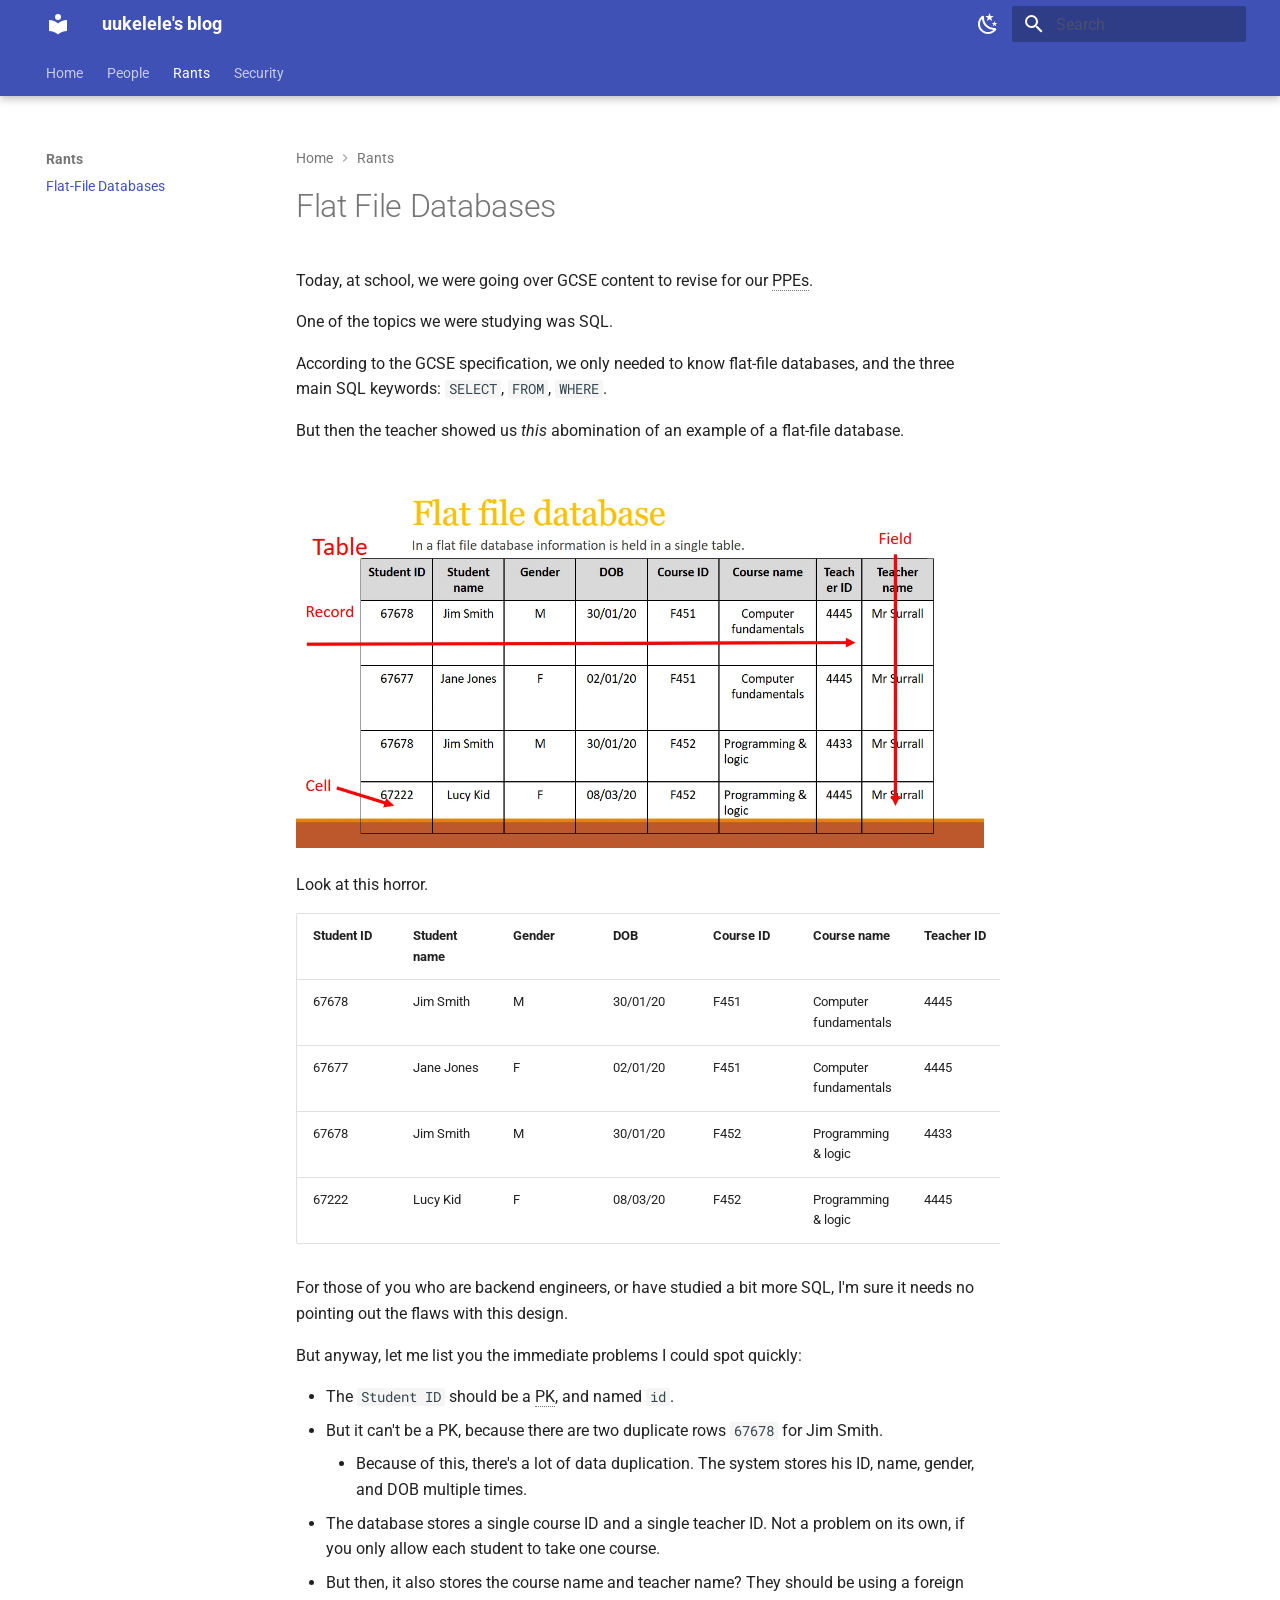
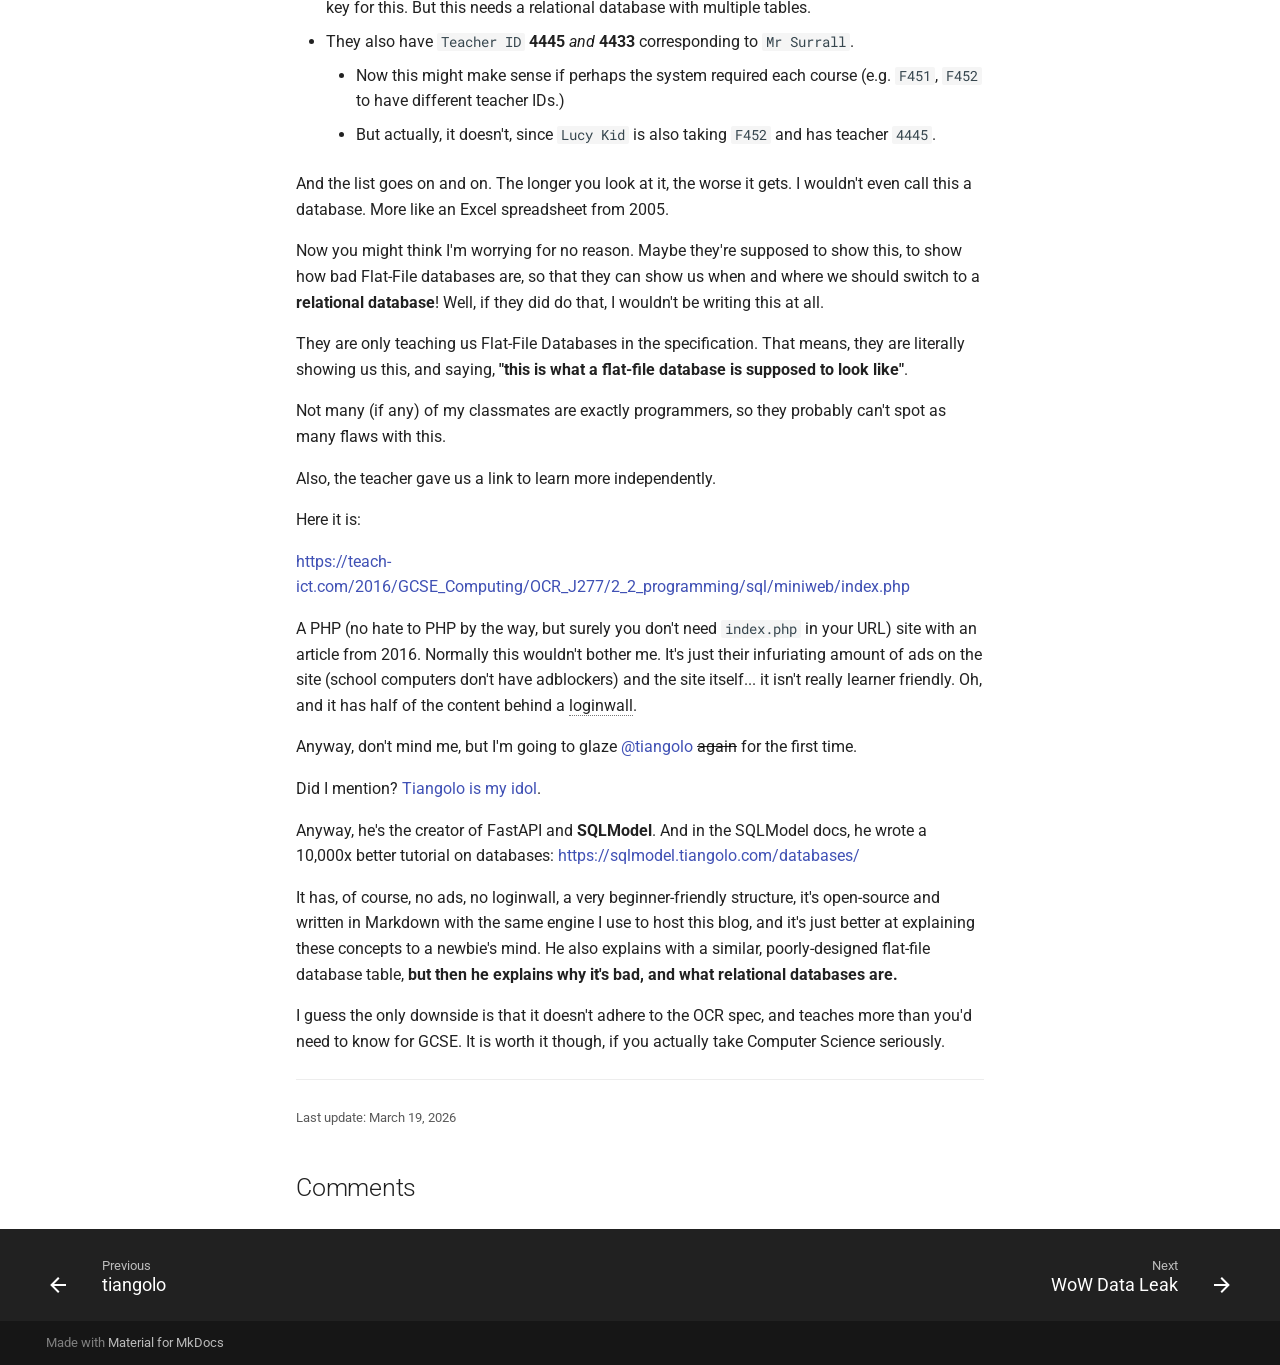
<file: rants/flat-file-databases/index.html>
<!doctype html>
<html lang="en" class="no-js">
  <head>
    
      <meta charset="utf-8">
      <meta name="viewport" content="width=device-width,initial-scale=1">
      
        <meta name="description" content="diarium electronicum de uukelele">
      
      
      
        <link rel="canonical" href="https://uukelele.is-a.dev/blog/rants/flat-file-databases/">
      
      
        <link rel="prev" href="../../people/tiangolo/">
      
      
        <link rel="next" href="../../security/wow-data-leak/">
      
      
        
      
      
      <link rel="icon" href="../../assets/images/favicon.png">
      <meta name="generator" content="mkdocs-1.6.1, mkdocs-material-9.7.6">
    
    
      
        <title>Flat-File Databases - uukelele's blog</title>
      
    
    
      <link rel="stylesheet" href="../../assets/stylesheets/main.484c7ddc.min.css">
      
        
        <link rel="stylesheet" href="../../assets/stylesheets/palette.ab4e12ef.min.css">
      
      


    
    
      
    
    
      
        
        
        <link rel="preconnect" href="https://fonts.gstatic.com" crossorigin>
        <link rel="stylesheet" href="https://fonts.googleapis.com/css?family=Roboto:300,300i,400,400i,700,700i%7CRoboto+Mono:400,400i,700,700i&display=fallback">
        <style>:root{--md-text-font:"Roboto";--md-code-font:"Roboto Mono"}</style>
      
    
    
      <link rel="stylesheet" href="../../stylesheets/extra.css">
    
    <script>__md_scope=new URL("../..",location),__md_hash=e=>[...e].reduce(((e,_)=>(e<<5)-e+_.charCodeAt(0)),0),__md_get=(e,_=localStorage,t=__md_scope)=>JSON.parse(_.getItem(t.pathname+"."+e)),__md_set=(e,_,t=localStorage,a=__md_scope)=>{try{t.setItem(a.pathname+"."+e,JSON.stringify(_))}catch(e){}}</script>
    
      

    
    
  </head>
  
  
    
    
      
    
    
    
    
    <body dir="ltr" data-md-color-scheme="default" data-md-color-primary="custom" data-md-color-accent="teal">
  
    
    <input class="md-toggle" data-md-toggle="drawer" type="checkbox" id="__drawer" autocomplete="off">
    <input class="md-toggle" data-md-toggle="search" type="checkbox" id="__search" autocomplete="off">
    <label class="md-overlay" for="__drawer"></label>
    <div data-md-component="skip">
      
        
        <a href="#flat-file-databases" class="md-skip">
          Skip to content
        </a>
      
    </div>
    <div data-md-component="announce">
      
    </div>
    
    
      

  

<header class="md-header md-header--shadow md-header--lifted" data-md-component="header">
  <nav class="md-header__inner md-grid" aria-label="Header">
    <a href="../.." title="uukelele&#39;s blog" class="md-header__button md-logo" aria-label="uukelele's blog" data-md-component="logo">
      
  
  <svg xmlns="http://www.w3.org/2000/svg" viewBox="0 0 24 24"><path d="M12 8a3 3 0 0 0 3-3 3 3 0 0 0-3-3 3 3 0 0 0-3 3 3 3 0 0 0 3 3m0 3.54C9.64 9.35 6.5 8 3 8v11c3.5 0 6.64 1.35 9 3.54 2.36-2.19 5.5-3.54 9-3.54V8c-3.5 0-6.64 1.35-9 3.54"/></svg>

    </a>
    <label class="md-header__button md-icon" for="__drawer">
      
      <svg xmlns="http://www.w3.org/2000/svg" viewBox="0 0 24 24"><path d="M3 6h18v2H3zm0 5h18v2H3zm0 5h18v2H3z"/></svg>
    </label>
    <div class="md-header__title" data-md-component="header-title">
      <div class="md-header__ellipsis">
        <div class="md-header__topic">
          <span class="md-ellipsis">
            uukelele's blog
          </span>
        </div>
        <div class="md-header__topic" data-md-component="header-topic">
          <span class="md-ellipsis">
            
              Flat-File Databases
            
          </span>
        </div>
      </div>
    </div>
    
      
        <form class="md-header__option" data-md-component="palette">
  
    
    
    
    <input class="md-option" data-md-color-media="(prefers-color-scheme: light)" data-md-color-scheme="default" data-md-color-primary="custom" data-md-color-accent="teal"  aria-label="Dark Mode"  type="radio" name="__palette" id="__palette_0">
    
      <label class="md-header__button md-icon" title="Dark Mode" for="__palette_1" hidden>
        <svg xmlns="http://www.w3.org/2000/svg" viewBox="0 0 24 24"><path d="m17.75 4.09-2.53 1.94.91 3.06-2.63-1.81-2.63 1.81.91-3.06-2.53-1.94L12.44 4l1.06-3 1.06 3zm3.5 6.91-1.64 1.25.59 1.98-1.7-1.17-1.7 1.17.59-1.98L15.75 11l2.06-.05L18.5 9l.69 1.95zm-2.28 4.95c.83-.08 1.72 1.1 1.19 1.85-.32.45-.66.87-1.08 1.27C15.17 23 8.84 23 4.94 19.07c-3.91-3.9-3.91-10.24 0-14.14.4-.4.82-.76 1.27-1.08.75-.53 1.93.36 1.85 1.19-.27 2.86.69 5.83 2.89 8.02a9.96 9.96 0 0 0 8.02 2.89m-1.64 2.02a12.08 12.08 0 0 1-7.8-3.47c-2.17-2.19-3.33-5-3.49-7.82-2.81 3.14-2.7 7.96.31 10.98 3.02 3.01 7.84 3.12 10.98.31"/></svg>
      </label>
    
  
    
    
    
    <input class="md-option" data-md-color-media="(prefers-color-scheme: dark)" data-md-color-scheme="slate" data-md-color-primary="custom" data-md-color-accent="teal"  aria-label="Light Mode"  type="radio" name="__palette" id="__palette_1">
    
      <label class="md-header__button md-icon" title="Light Mode" for="__palette_0" hidden>
        <svg xmlns="http://www.w3.org/2000/svg" viewBox="0 0 24 24"><path d="M12 7a5 5 0 0 1 5 5 5 5 0 0 1-5 5 5 5 0 0 1-5-5 5 5 0 0 1 5-5m0 2a3 3 0 0 0-3 3 3 3 0 0 0 3 3 3 3 0 0 0 3-3 3 3 0 0 0-3-3m0-7 2.39 3.42C13.65 5.15 12.84 5 12 5s-1.65.15-2.39.42zM3.34 7l4.16-.35A7.2 7.2 0 0 0 5.94 8.5c-.44.74-.69 1.5-.83 2.29zm.02 10 1.76-3.77a7.131 7.131 0 0 0 2.38 4.14zM20.65 7l-1.77 3.79a7.02 7.02 0 0 0-2.38-4.15zm-.01 10-4.14.36c.59-.51 1.12-1.14 1.54-1.86.42-.73.69-1.5.83-2.29zM12 22l-2.41-3.44c.74.27 1.55.44 2.41.44.82 0 1.63-.17 2.37-.44z"/></svg>
      </label>
    
  
</form>
      
    
    
      <script>var palette=__md_get("__palette");if(palette&&palette.color){if("(prefers-color-scheme)"===palette.color.media){var media=matchMedia("(prefers-color-scheme: light)"),input=document.querySelector(media.matches?"[data-md-color-media='(prefers-color-scheme: light)']":"[data-md-color-media='(prefers-color-scheme: dark)']");palette.color.media=input.getAttribute("data-md-color-media"),palette.color.scheme=input.getAttribute("data-md-color-scheme"),palette.color.primary=input.getAttribute("data-md-color-primary"),palette.color.accent=input.getAttribute("data-md-color-accent")}for(var[key,value]of Object.entries(palette.color))document.body.setAttribute("data-md-color-"+key,value)}</script>
    
    
    
      
      
        <label class="md-header__button md-icon" for="__search">
          
          <svg xmlns="http://www.w3.org/2000/svg" viewBox="0 0 24 24"><path d="M9.5 3A6.5 6.5 0 0 1 16 9.5c0 1.61-.59 3.09-1.56 4.23l.27.27h.79l5 5-1.5 1.5-5-5v-.79l-.27-.27A6.52 6.52 0 0 1 9.5 16 6.5 6.5 0 0 1 3 9.5 6.5 6.5 0 0 1 9.5 3m0 2C7 5 5 7 5 9.5S7 14 9.5 14 14 12 14 9.5 12 5 9.5 5"/></svg>
        </label>
        <div class="md-search" data-md-component="search" role="dialog">
  <label class="md-search__overlay" for="__search"></label>
  <div class="md-search__inner" role="search">
    <form class="md-search__form" name="search">
      <input type="text" class="md-search__input" name="query" aria-label="Search" placeholder="Search" autocapitalize="off" autocorrect="off" autocomplete="off" spellcheck="false" data-md-component="search-query" required>
      <label class="md-search__icon md-icon" for="__search">
        
        <svg xmlns="http://www.w3.org/2000/svg" viewBox="0 0 24 24"><path d="M9.5 3A6.5 6.5 0 0 1 16 9.5c0 1.61-.59 3.09-1.56 4.23l.27.27h.79l5 5-1.5 1.5-5-5v-.79l-.27-.27A6.52 6.52 0 0 1 9.5 16 6.5 6.5 0 0 1 3 9.5 6.5 6.5 0 0 1 9.5 3m0 2C7 5 5 7 5 9.5S7 14 9.5 14 14 12 14 9.5 12 5 9.5 5"/></svg>
        
        <svg xmlns="http://www.w3.org/2000/svg" viewBox="0 0 24 24"><path d="M20 11v2H8l5.5 5.5-1.42 1.42L4.16 12l7.92-7.92L13.5 5.5 8 11z"/></svg>
      </label>
      <nav class="md-search__options" aria-label="Search">
        
          <a href="javascript:void(0)" class="md-search__icon md-icon" title="Share" aria-label="Share" data-clipboard data-clipboard-text="" data-md-component="search-share" tabindex="-1">
            
            <svg xmlns="http://www.w3.org/2000/svg" viewBox="0 0 24 24"><path d="M18 16.08c-.76 0-1.44.3-1.96.77L8.91 12.7c.05-.23.09-.46.09-.7s-.04-.47-.09-.7l7.05-4.11c.54.5 1.25.81 2.04.81a3 3 0 0 0 3-3 3 3 0 0 0-3-3 3 3 0 0 0-3 3c0 .24.04.47.09.7L8.04 9.81C7.5 9.31 6.79 9 6 9a3 3 0 0 0-3 3 3 3 0 0 0 3 3c.79 0 1.5-.31 2.04-.81l7.12 4.15c-.05.21-.08.43-.08.66 0 1.61 1.31 2.91 2.92 2.91s2.92-1.3 2.92-2.91A2.92 2.92 0 0 0 18 16.08"/></svg>
          </a>
        
        <button type="reset" class="md-search__icon md-icon" title="Clear" aria-label="Clear" tabindex="-1">
          
          <svg xmlns="http://www.w3.org/2000/svg" viewBox="0 0 24 24"><path d="M19 6.41 17.59 5 12 10.59 6.41 5 5 6.41 10.59 12 5 17.59 6.41 19 12 13.41 17.59 19 19 17.59 13.41 12z"/></svg>
        </button>
      </nav>
      
        <div class="md-search__suggest" data-md-component="search-suggest"></div>
      
    </form>
    <div class="md-search__output">
      <div class="md-search__scrollwrap" tabindex="0" data-md-scrollfix>
        <div class="md-search-result" data-md-component="search-result">
          <div class="md-search-result__meta">
            Initializing search
          </div>
          <ol class="md-search-result__list" role="presentation"></ol>
        </div>
      </div>
    </div>
  </div>
</div>
      
    
    
  </nav>
  
    
      
<nav class="md-tabs" aria-label="Tabs" data-md-component="tabs">
  <div class="md-grid">
    <ul class="md-tabs__list">
      
        
  
  
  
  
    <li class="md-tabs__item">
      <a href="../.." class="md-tabs__link">
        
  
  
    
  
  Home

      </a>
    </li>
  

      
        
  
  
  
  
    
    
      <li class="md-tabs__item">
        <a href="../../people/tiangolo/" class="md-tabs__link">
          
  
  
    
  
  People

        </a>
      </li>
    
  

      
        
  
  
  
    
  
  
    
    
      <li class="md-tabs__item md-tabs__item--active">
        <a href="./" class="md-tabs__link">
          
  
  
    
  
  Rants

        </a>
      </li>
    
  

      
        
  
  
  
  
    
    
      <li class="md-tabs__item">
        <a href="../../security/wow-data-leak/" class="md-tabs__link">
          
  
  
    
  
  Security

        </a>
      </li>
    
  

      
    </ul>
  </div>
</nav>
    
  
</header>
    
    <div class="md-container" data-md-component="container">
      
      
        
      
      <main class="md-main" data-md-component="main">
        <div class="md-main__inner md-grid">
          
            
              
              <div class="md-sidebar md-sidebar--primary" data-md-component="sidebar" data-md-type="navigation" >
                <div class="md-sidebar__scrollwrap">
                  <div class="md-sidebar__inner">
                    


  


<nav class="md-nav md-nav--primary md-nav--lifted" aria-label="Navigation" data-md-level="0">
  <label class="md-nav__title" for="__drawer">
    <a href="../.." title="uukelele&#39;s blog" class="md-nav__button md-logo" aria-label="uukelele's blog" data-md-component="logo">
      
  
  <svg xmlns="http://www.w3.org/2000/svg" viewBox="0 0 24 24"><path d="M12 8a3 3 0 0 0 3-3 3 3 0 0 0-3-3 3 3 0 0 0-3 3 3 3 0 0 0 3 3m0 3.54C9.64 9.35 6.5 8 3 8v11c3.5 0 6.64 1.35 9 3.54 2.36-2.19 5.5-3.54 9-3.54V8c-3.5 0-6.64 1.35-9 3.54"/></svg>

    </a>
    uukelele's blog
  </label>
  
  <ul class="md-nav__list" data-md-scrollfix>
    
      
      
  
  
  
  
    <li class="md-nav__item">
      <a href="../.." class="md-nav__link">
        
  
  
  <span class="md-ellipsis">
    
  
    Home
  

    
  </span>
  
  

      </a>
    </li>
  

    
      
      
  
  
  
  
    
    
      
        
      
    
    
    
      
      
        
      
    
    
    <li class="md-nav__item md-nav__item--nested">
      
        
        
          
        
        <input class="md-nav__toggle md-toggle md-toggle--indeterminate" type="checkbox" id="__nav_2" >
        
          
          <label class="md-nav__link" for="__nav_2" id="__nav_2_label" tabindex="0">
            
  
  
  <span class="md-ellipsis">
    
  
    People
  

    
  </span>
  
  

            <span class="md-nav__icon md-icon"></span>
          </label>
        
        <nav class="md-nav" data-md-level="1" aria-labelledby="__nav_2_label" aria-expanded="false">
          <label class="md-nav__title" for="__nav_2">
            <span class="md-nav__icon md-icon"></span>
            
  
    People
  

          </label>
          <ul class="md-nav__list" data-md-scrollfix>
            
              
                
  
  
  
  
    <li class="md-nav__item">
      <a href="../../people/tiangolo/" class="md-nav__link">
        
  
  
  <span class="md-ellipsis">
    
  
    tiangolo
  

    
  </span>
  
  

      </a>
    </li>
  

              
            
          </ul>
        </nav>
      
    </li>
  

    
      
      
  
  
    
  
  
  
    
    
      
        
      
    
    
    
      
        
        
      
      
        
      
    
    
    <li class="md-nav__item md-nav__item--active md-nav__item--section md-nav__item--nested">
      
        
        
        <input class="md-nav__toggle md-toggle " type="checkbox" id="__nav_3" checked>
        
          
          <label class="md-nav__link" for="__nav_3" id="__nav_3_label" tabindex="">
            
  
  
  <span class="md-ellipsis">
    
  
    Rants
  

    
  </span>
  
  

            <span class="md-nav__icon md-icon"></span>
          </label>
        
        <nav class="md-nav" data-md-level="1" aria-labelledby="__nav_3_label" aria-expanded="true">
          <label class="md-nav__title" for="__nav_3">
            <span class="md-nav__icon md-icon"></span>
            
  
    Rants
  

          </label>
          <ul class="md-nav__list" data-md-scrollfix>
            
              
                
  
  
    
  
  
  
    <li class="md-nav__item md-nav__item--active">
      
      <input class="md-nav__toggle md-toggle" type="checkbox" id="__toc">
      
      
        
      
      
      <a href="./" class="md-nav__link md-nav__link--active">
        
  
  
  <span class="md-ellipsis">
    
  
    Flat-File Databases
  

    
  </span>
  
  

      </a>
      
    </li>
  

              
            
          </ul>
        </nav>
      
    </li>
  

    
      
      
  
  
  
  
    
    
      
        
      
    
    
    
      
      
        
      
    
    
    <li class="md-nav__item md-nav__item--nested">
      
        
        
          
        
        <input class="md-nav__toggle md-toggle md-toggle--indeterminate" type="checkbox" id="__nav_4" >
        
          
          <label class="md-nav__link" for="__nav_4" id="__nav_4_label" tabindex="0">
            
  
  
  <span class="md-ellipsis">
    
  
    Security
  

    
  </span>
  
  

            <span class="md-nav__icon md-icon"></span>
          </label>
        
        <nav class="md-nav" data-md-level="1" aria-labelledby="__nav_4_label" aria-expanded="false">
          <label class="md-nav__title" for="__nav_4">
            <span class="md-nav__icon md-icon"></span>
            
  
    Security
  

          </label>
          <ul class="md-nav__list" data-md-scrollfix>
            
              
                
  
  
  
  
    <li class="md-nav__item">
      <a href="../../security/wow-data-leak/" class="md-nav__link">
        
  
  
  <span class="md-ellipsis">
    
  
    WoW Data Leak
  

    
  </span>
  
  

      </a>
    </li>
  

              
            
          </ul>
        </nav>
      
    </li>
  

    
  </ul>
</nav>
                  </div>
                </div>
              </div>
            
            
              
              <div class="md-sidebar md-sidebar--secondary" data-md-component="sidebar" data-md-type="toc" >
                <div class="md-sidebar__scrollwrap">
                  <div class="md-sidebar__inner">
                    

<nav class="md-nav md-nav--secondary" aria-label="Table of contents">
  
  
  
    
  
  
</nav>
                  </div>
                </div>
              </div>
            
          
          
            <div class="md-content" data-md-component="content">
              
                



  


  <nav class="md-path" aria-label="Navigation" >
    <ol class="md-path__list">
      
        
  
  
    <li class="md-path__item">
      <a href="../.." class="md-path__link">
        
  <span class="md-ellipsis">
    Home
  </span>

      </a>
    </li>
  

      
      
        
  
  
    
    
      <li class="md-path__item">
        <a href="./" class="md-path__link">
          
  <span class="md-ellipsis">
    Rants
  </span>

        </a>
      </li>
    
  

      
    </ol>
  </nav>

              
              <article class="md-content__inner md-typeset">
                
  
                  



<h1 id="flat-file-databases">Flat File Databases</h1>
<p>Today, at school, we were going over GCSE content to revise for our <abbr title='Pre-Public Examinations'>PPEs</abbr>.</p>
<p>One of the topics we were studying was SQL.</p>
<p>According to the GCSE specification, we only needed to know flat-file databases, and the three main SQL keywords: <code>SELECT</code>, <code>FROM</code>, <code>WHERE</code>.</p>
<p>But then the teacher showed us <em>this</em> abomination of an example of a flat-file database.</p>
<p><img alt="A flat file database." src="../../images/flat-file-example.webp" /></p>
<p>Look at this horror.</p>
<table>
<thead>
<tr>
<th>Student ID</th>
<th>Student name</th>
<th>Gender</th>
<th>DOB</th>
<th>Course ID</th>
<th>Course name</th>
<th>Teacher ID</th>
<th>Teacher name</th>
</tr>
</thead>
<tbody>
<tr>
<td>67678</td>
<td>Jim Smith</td>
<td>M</td>
<td>30/01/20</td>
<td>F451</td>
<td>Computer fundamentals</td>
<td>4445</td>
<td>Mr Surrall</td>
</tr>
<tr>
<td>67677</td>
<td>Jane Jones</td>
<td>F</td>
<td>02/01/20</td>
<td>F451</td>
<td>Computer fundamentals</td>
<td>4445</td>
<td>Mr Surrall</td>
</tr>
<tr>
<td>67678</td>
<td>Jim Smith</td>
<td>M</td>
<td>30/01/20</td>
<td>F452</td>
<td>Programming &amp; logic</td>
<td>4433</td>
<td>Mr Surrall</td>
</tr>
<tr>
<td>67222</td>
<td>Lucy Kid</td>
<td>F</td>
<td>08/03/20</td>
<td>F452</td>
<td>Programming &amp; logic</td>
<td>4445</td>
<td>Mr Surrall</td>
</tr>
</tbody>
</table>
<p>For those of you who are backend engineers, or have studied a bit more SQL, I'm sure it needs no pointing out the flaws with this design.</p>
<p>But anyway, let me list you the immediate problems I could spot quickly:</p>
<ul>
<li>The <code>Student ID</code> should be a <abbr title='Primary Key'>PK</abbr>, and named <code>id</code>.</li>
<li>But it can't be a PK, because there are two duplicate rows <code>67678</code> for Jim Smith.<ul>
<li>Because of this, there's a lot of data duplication. The system stores his ID, name, gender, and DOB multiple times.</li>
</ul>
</li>
<li>The database stores a single course ID and a single teacher ID. Not a problem on its own, if you only allow each student to take one course.</li>
<li>But then, it also stores the course name and teacher name? They should be using a foreign key for this. But this needs a relational database with multiple tables.</li>
<li>They also have <code>Teacher ID</code> <strong>4445</strong> <em>and</em> <strong>4433</strong> corresponding to <code>Mr Surrall</code>.<ul>
<li>Now this might make sense if perhaps the system required each course (e.g. <code>F451</code>, <code>F452</code> to have different teacher IDs.)</li>
<li>But actually, it doesn't, since <code>Lucy Kid</code> is also taking <code>F452</code> and has teacher <code>4445</code>.</li>
</ul>
</li>
</ul>
<p>And the list goes on and on. The longer you look at it, the worse it gets. I wouldn't even call this a database. More like an Excel spreadsheet from 2005.</p>
<p>Now you might think I'm worrying for no reason. Maybe they're supposed to show this, to show how bad Flat-File databases are, so that they can show us when and where we should switch to a <strong>relational database</strong>! Well, if they did do that, I wouldn't be writing this at all.</p>
<p>They are only teaching us Flat-File Databases in the specification. That means, they are literally showing us this, and saying, <strong>"this is what a flat-file database is supposed to look like"</strong>.</p>
<p>Not many (if any) of my classmates are exactly programmers, so they probably can't spot as many flaws with this.</p>
<p>Also, the teacher gave us a link to learn more independently.</p>
<p>Here it is:</p>
<p><a href="https://teach-ict.com/2016/GCSE_Computing/OCR_J277/2_2_programming/sql/miniweb/index.php">https://teach-ict.com/2016/GCSE_Computing/OCR_J277/2_2_programming/sql/miniweb/index.php</a></p>
<p>A PHP (no hate to PHP by the way, but surely you don't need <code>index.php</code> in your URL) site with an article from 2016. Normally this wouldn't bother me. It's just their infuriating amount of ads on the site (school computers don't have adblockers) and the site itself... it isn't really learner friendly. Oh, and it has half of the content behind a <abbr title="A term I made up ten seconds ago. Like a paywall, but with a login page instead.">loginwall</abbr>.</p>
<p>Anyway, don't mind me, but I'm going to glaze <a href="https://tiangolo.com">@tiangolo</a> <del>again</del> for the first time.</p>
<p>Did I mention? <a href="../../people/tiangolo/">Tiangolo is my idol</a>.</p>
<p>Anyway, he's the creator of FastAPI and <strong>SQLModel</strong>. And in the SQLModel docs, he wrote a 10,000x better tutorial on databases: <a href="https://sqlmodel.tiangolo.com/databases/">https://sqlmodel.tiangolo.com/databases/</a></p>
<p>It has, of course, no ads, no loginwall, a very beginner-friendly structure, it's open-source and written in Markdown with the same engine I use to host this blog, and it's just better at explaining these concepts to a newbie's mind. He also explains with a similar, poorly-designed flat-file database table, <strong>but then he explains why it's bad, and what relational databases are.</strong></p>
<p>I guess the only downside is that it doesn't adhere to the OCR spec, and teaches more than you'd need to know for GCSE. It is worth it though, if you actually take Computer Science seriously.</p>


<!-- taken from
https://github.com/squidfunk/mkdocs-material/blob/master/src/partials/source-file.html -->

<hr />
<div class="md-source-file">
<small>

    <!-- mkdocs-git-revision-date-localized-plugin -->
    
        Last update:
        <span class="git-revision-date-localized-plugin git-revision-date-localized-plugin-date" title="March 19, 2026 20:31:23 UTC">March 19, 2026</span>
        

    <!-- mkdocs-git-revision-date-plugin -->
    
</small>
</div>




                

  
    <h2 id="__comments">Comments</h2>
    <script src="https://giscus.app/client.js"
        data-repo="uukelele/blog"
        data-repo-id="R_kgDORrWH1Q"
        data-category="Announcements"
        data-category-id="DIC_kwDORrWH1c4C4xwy"
        data-mapping="pathname"
        data-strict="0"
        data-reactions-enabled="1"
        data-emit-metadata="0"
        data-input-position="bottom"
        data-theme="preferred_color_scheme"
        data-lang="en"
        crossorigin="anonymous"
        async>
</script>

<script>
  var giscus = document.querySelector("script[src*='giscus']")

  var palette = __md_get("__palette")
  if (palette && typeof palette.color === "object") {
    var theme = palette.color.scheme === "slate" ? "dark" : "light"
    giscus.setAttribute("data-theme", theme) 
  }

  window.addEventListener("DOMContentLoaded", function() {
    var ref = document.querySelector("[data-md-color-scheme]")
    ref.addEventListener("change", function() {
      var palette = __md_get("__palette")
      var theme = palette.color.scheme === "slate" ? "dark" : "light"

      var frame = document.querySelector(".giscus-frame")
      if (frame) {
        frame.contentWindow.postMessage(
          { giscus: { setConfig: { theme } } },
          "https://giscus.app"
        )
      }
    })
  })
</script>
  

              </article>
            </div>
          
          
  <script>var tabs=__md_get("__tabs");if(Array.isArray(tabs))e:for(var set of document.querySelectorAll(".tabbed-set")){var labels=set.querySelector(".tabbed-labels");for(var tab of tabs)for(var label of labels.getElementsByTagName("label"))if(label.innerText.trim()===tab){var input=document.getElementById(label.htmlFor);input.checked=!0;continue e}}</script>

<script>var target=document.getElementById(location.hash.slice(1));target&&target.name&&(target.checked=target.name.startsWith("__tabbed_"))</script>
        </div>
        
          <button type="button" class="md-top md-icon" data-md-component="top" hidden>
  
  <svg xmlns="http://www.w3.org/2000/svg" viewBox="0 0 24 24"><path d="M13 20h-2V8l-5.5 5.5-1.42-1.42L12 4.16l7.92 7.92-1.42 1.42L13 8z"/></svg>
  Back to top
</button>
        
      </main>
      
        <footer class="md-footer">
  
    
      
      <nav class="md-footer__inner md-grid" aria-label="Footer" >
        
          
          <a href="../../people/tiangolo/" class="md-footer__link md-footer__link--prev" aria-label="Previous: tiangolo">
            <div class="md-footer__button md-icon">
              
              <svg xmlns="http://www.w3.org/2000/svg" viewBox="0 0 24 24"><path d="M20 11v2H8l5.5 5.5-1.42 1.42L4.16 12l7.92-7.92L13.5 5.5 8 11z"/></svg>
            </div>
            <div class="md-footer__title">
              <span class="md-footer__direction">
                Previous
              </span>
              <div class="md-ellipsis">
                tiangolo
              </div>
            </div>
          </a>
        
        
          
          <a href="../../security/wow-data-leak/" class="md-footer__link md-footer__link--next" aria-label="Next: WoW Data Leak">
            <div class="md-footer__title">
              <span class="md-footer__direction">
                Next
              </span>
              <div class="md-ellipsis">
                WoW Data Leak
              </div>
            </div>
            <div class="md-footer__button md-icon">
              
              <svg xmlns="http://www.w3.org/2000/svg" viewBox="0 0 24 24"><path d="M4 11v2h12l-5.5 5.5 1.42 1.42L19.84 12l-7.92-7.92L10.5 5.5 16 11z"/></svg>
            </div>
          </a>
        
      </nav>
    
  
  <div class="md-footer-meta md-typeset">
    <div class="md-footer-meta__inner md-grid">
      <div class="md-copyright">
  
  
    Made with
    <a href="https://squidfunk.github.io/mkdocs-material/" target="_blank" rel="noopener">
      Material for MkDocs
    </a>
  
</div>
      
    </div>
  </div>
</footer>
      
    </div>
    <div class="md-dialog" data-md-component="dialog">
      <div class="md-dialog__inner md-typeset"></div>
    </div>
    
      <div class="md-progress" data-md-component="progress" role="progressbar"></div>
    
    
    
      
      
      <script id="__config" type="application/json">{"annotate": null, "base": "../..", "features": ["content.code.copy", "content.code.annotate", "content.footnote.tooltips", "content.tabs.link", "content.tooltips", "navigation.expand", "navigation.footer", "navigation.indexes", "navigation.instant", "navigation.instant.prefetch", "navigation.instant.progress", "navigation.path", "navigation.sections", "navigation.tabs", "navigation.tabs.sticky", "navigation.top", "navigation.tracking", "search.highlight", "search.share", "search.suggest", "toc.follow"], "search": "../../assets/javascripts/workers/search.2c215733.min.js", "tags": null, "translations": {"clipboard.copied": "Copied to clipboard", "clipboard.copy": "Copy to clipboard", "search.result.more.one": "1 more on this page", "search.result.more.other": "# more on this page", "search.result.none": "No matching documents", "search.result.one": "1 matching document", "search.result.other": "# matching documents", "search.result.placeholder": "Type to start searching", "search.result.term.missing": "Missing", "select.version": "Select version"}, "version": null}</script>
    
    
      <script src="../../assets/javascripts/bundle.79ae519e.min.js"></script>
      
    
  </body>
</html>
</file>
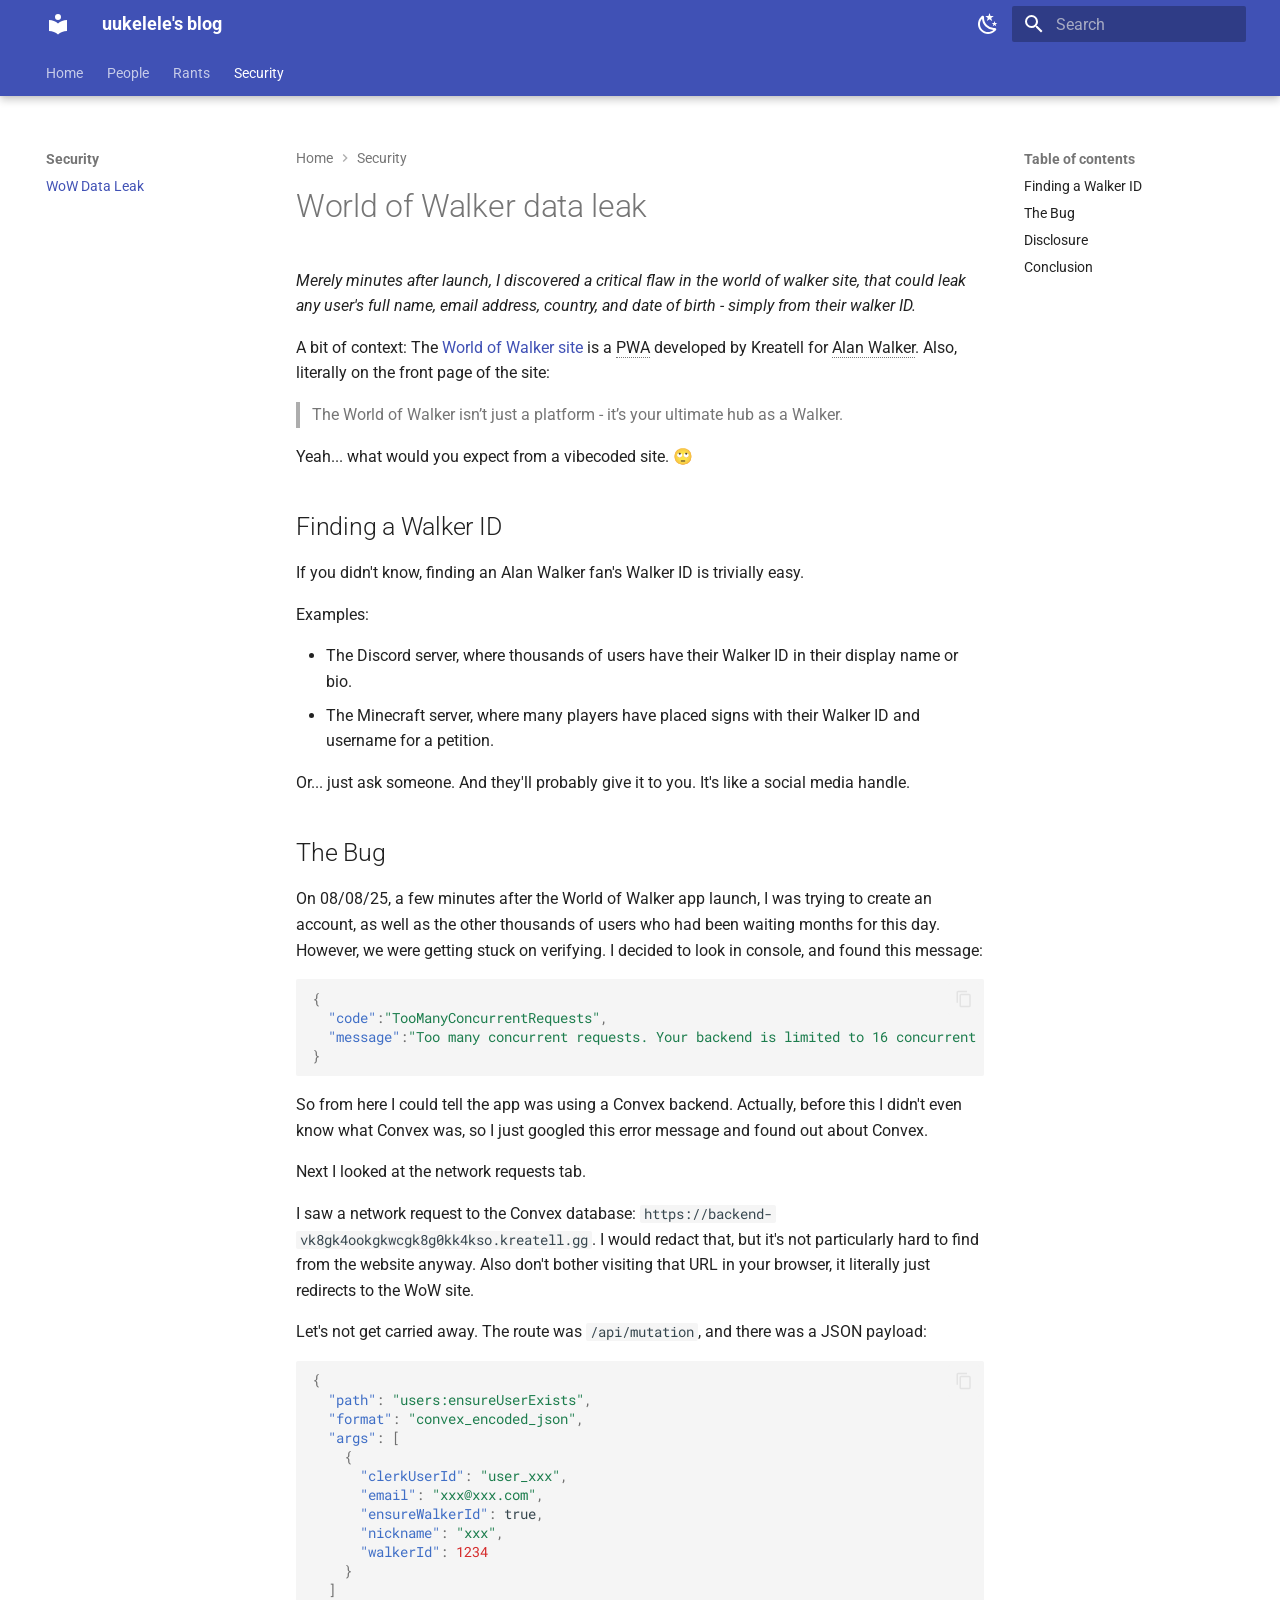
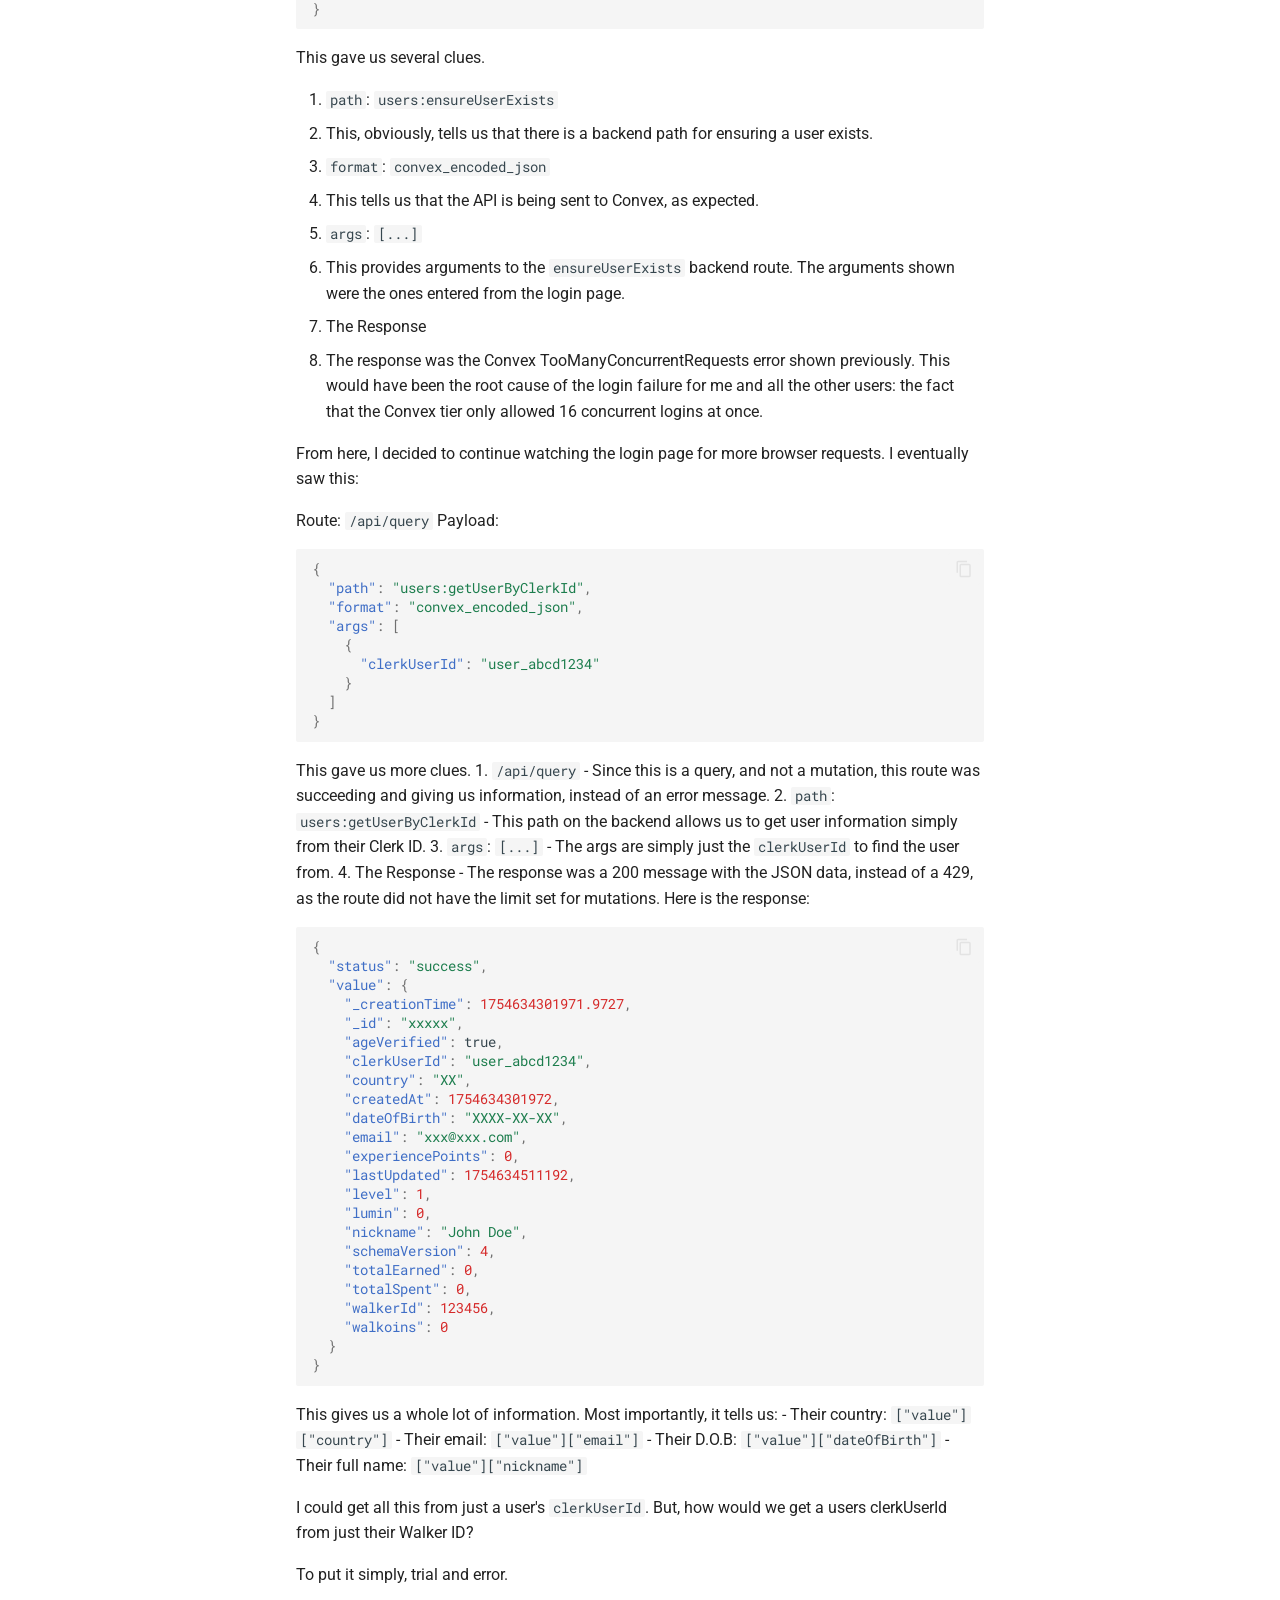
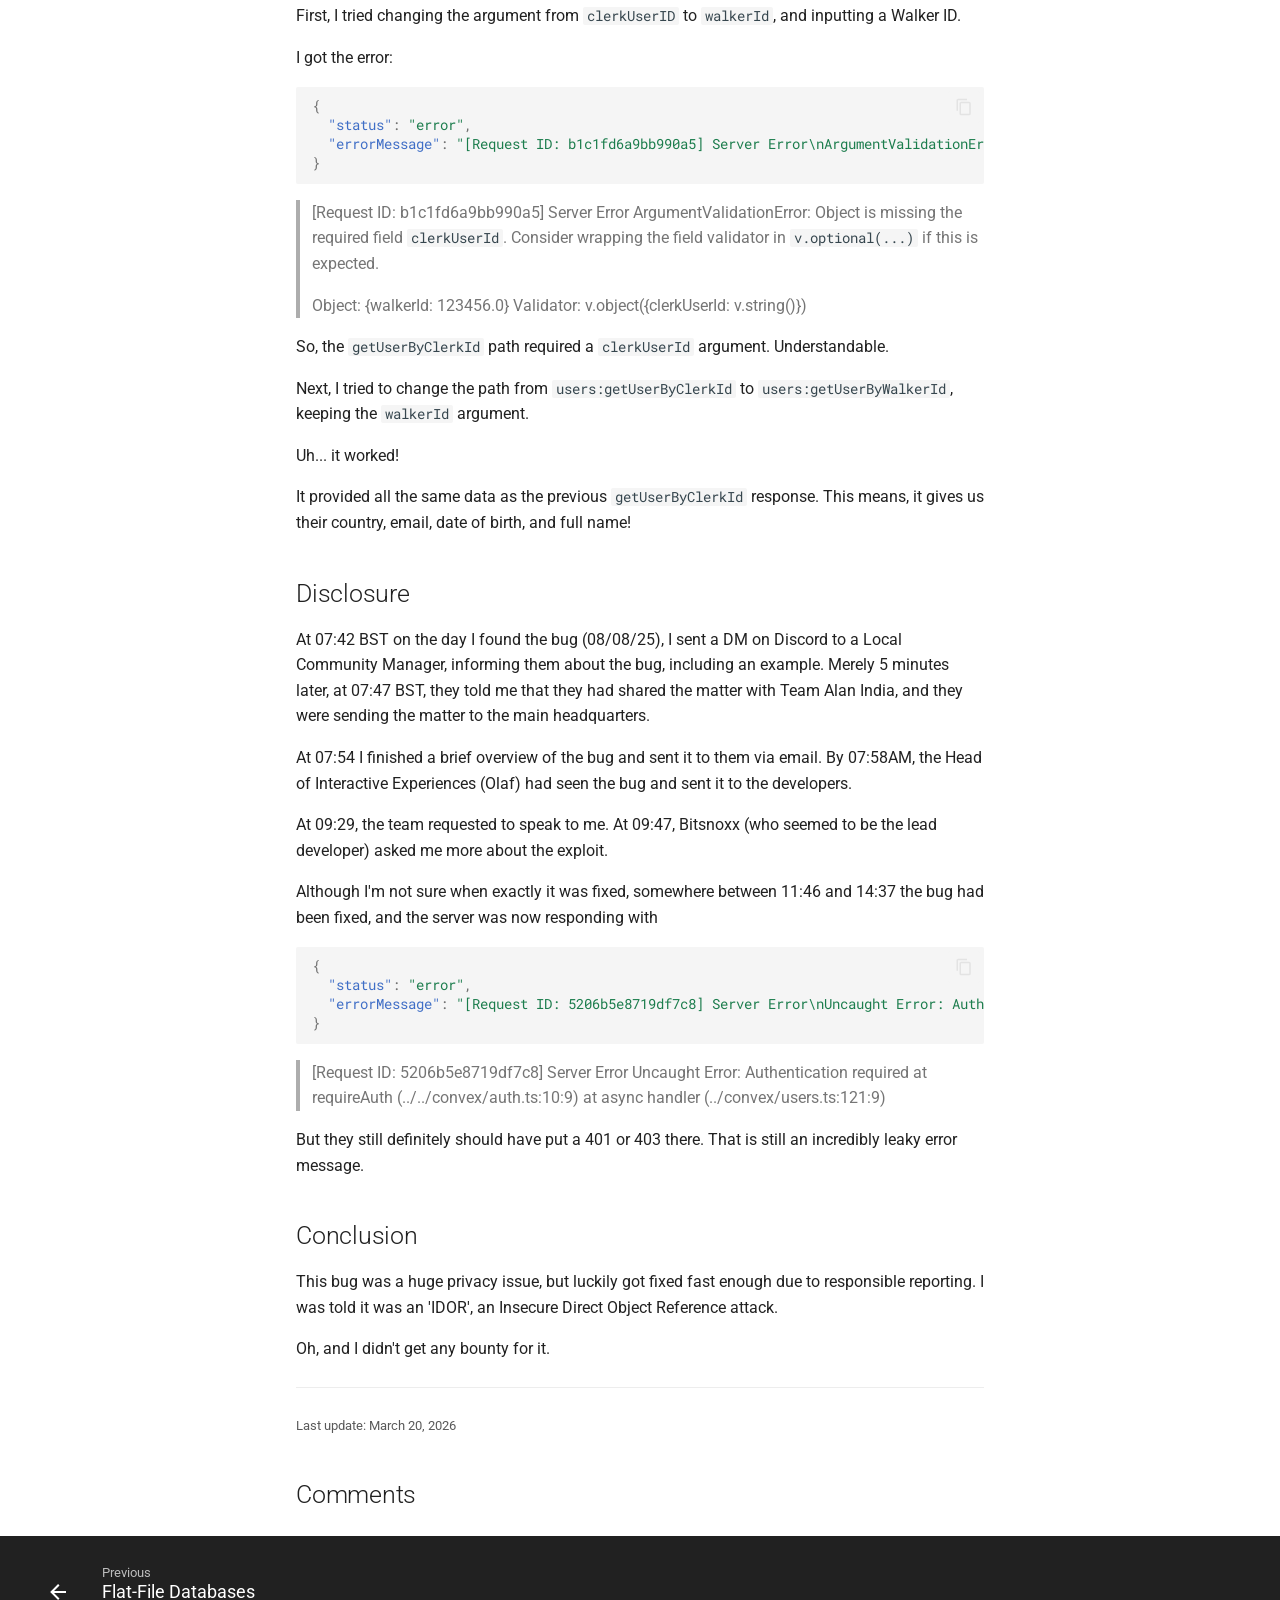
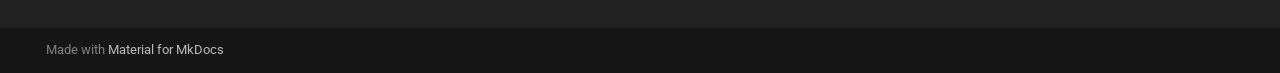
<file: security/wow-data-leak/index.html>
<!doctype html>
<html lang="en" class="no-js">
  <head>
    
      <meta charset="utf-8">
      <meta name="viewport" content="width=device-width,initial-scale=1">
      
        <meta name="description" content="diarium electronicum de uukelele">
      
      
      
        <link rel="canonical" href="https://uukelele.is-a.dev/blog/security/wow-data-leak/">
      
      
        <link rel="prev" href="../../rants/flat-file-databases/">
      
      
      
        
      
      
      <link rel="icon" href="../../assets/images/favicon.png">
      <meta name="generator" content="mkdocs-1.6.1, mkdocs-material-9.7.6">
    
    
      
        <title>WoW Data Leak - uukelele's blog</title>
      
    
    
      <link rel="stylesheet" href="../../assets/stylesheets/main.484c7ddc.min.css">
      
        
        <link rel="stylesheet" href="../../assets/stylesheets/palette.ab4e12ef.min.css">
      
      


    
    
      
    
    
      
        
        
        <link rel="preconnect" href="https://fonts.gstatic.com" crossorigin>
        <link rel="stylesheet" href="https://fonts.googleapis.com/css?family=Roboto:300,300i,400,400i,700,700i%7CRoboto+Mono:400,400i,700,700i&display=fallback">
        <style>:root{--md-text-font:"Roboto";--md-code-font:"Roboto Mono"}</style>
      
    
    
      <link rel="stylesheet" href="../../stylesheets/extra.css">
    
    <script>__md_scope=new URL("../..",location),__md_hash=e=>[...e].reduce(((e,_)=>(e<<5)-e+_.charCodeAt(0)),0),__md_get=(e,_=localStorage,t=__md_scope)=>JSON.parse(_.getItem(t.pathname+"."+e)),__md_set=(e,_,t=localStorage,a=__md_scope)=>{try{t.setItem(a.pathname+"."+e,JSON.stringify(_))}catch(e){}}</script>
    
      

    
    
  </head>
  
  
    
    
      
    
    
    
    
    <body dir="ltr" data-md-color-scheme="default" data-md-color-primary="custom" data-md-color-accent="teal">
  
    
    <input class="md-toggle" data-md-toggle="drawer" type="checkbox" id="__drawer" autocomplete="off">
    <input class="md-toggle" data-md-toggle="search" type="checkbox" id="__search" autocomplete="off">
    <label class="md-overlay" for="__drawer"></label>
    <div data-md-component="skip">
      
        
        <a href="#world-of-walker-data-leak" class="md-skip">
          Skip to content
        </a>
      
    </div>
    <div data-md-component="announce">
      
    </div>
    
    
      

  

<header class="md-header md-header--shadow md-header--lifted" data-md-component="header">
  <nav class="md-header__inner md-grid" aria-label="Header">
    <a href="../.." title="uukelele&#39;s blog" class="md-header__button md-logo" aria-label="uukelele's blog" data-md-component="logo">
      
  
  <svg xmlns="http://www.w3.org/2000/svg" viewBox="0 0 24 24"><path d="M12 8a3 3 0 0 0 3-3 3 3 0 0 0-3-3 3 3 0 0 0-3 3 3 3 0 0 0 3 3m0 3.54C9.64 9.35 6.5 8 3 8v11c3.5 0 6.64 1.35 9 3.54 2.36-2.19 5.5-3.54 9-3.54V8c-3.5 0-6.64 1.35-9 3.54"/></svg>

    </a>
    <label class="md-header__button md-icon" for="__drawer">
      
      <svg xmlns="http://www.w3.org/2000/svg" viewBox="0 0 24 24"><path d="M3 6h18v2H3zm0 5h18v2H3zm0 5h18v2H3z"/></svg>
    </label>
    <div class="md-header__title" data-md-component="header-title">
      <div class="md-header__ellipsis">
        <div class="md-header__topic">
          <span class="md-ellipsis">
            uukelele's blog
          </span>
        </div>
        <div class="md-header__topic" data-md-component="header-topic">
          <span class="md-ellipsis">
            
              WoW Data Leak
            
          </span>
        </div>
      </div>
    </div>
    
      
        <form class="md-header__option" data-md-component="palette">
  
    
    
    
    <input class="md-option" data-md-color-media="(prefers-color-scheme: light)" data-md-color-scheme="default" data-md-color-primary="custom" data-md-color-accent="teal"  aria-label="Dark Mode"  type="radio" name="__palette" id="__palette_0">
    
      <label class="md-header__button md-icon" title="Dark Mode" for="__palette_1" hidden>
        <svg xmlns="http://www.w3.org/2000/svg" viewBox="0 0 24 24"><path d="m17.75 4.09-2.53 1.94.91 3.06-2.63-1.81-2.63 1.81.91-3.06-2.53-1.94L12.44 4l1.06-3 1.06 3zm3.5 6.91-1.64 1.25.59 1.98-1.7-1.17-1.7 1.17.59-1.98L15.75 11l2.06-.05L18.5 9l.69 1.95zm-2.28 4.95c.83-.08 1.72 1.1 1.19 1.85-.32.45-.66.87-1.08 1.27C15.17 23 8.84 23 4.94 19.07c-3.91-3.9-3.91-10.24 0-14.14.4-.4.82-.76 1.27-1.08.75-.53 1.93.36 1.85 1.19-.27 2.86.69 5.83 2.89 8.02a9.96 9.96 0 0 0 8.02 2.89m-1.64 2.02a12.08 12.08 0 0 1-7.8-3.47c-2.17-2.19-3.33-5-3.49-7.82-2.81 3.14-2.7 7.96.31 10.98 3.02 3.01 7.84 3.12 10.98.31"/></svg>
      </label>
    
  
    
    
    
    <input class="md-option" data-md-color-media="(prefers-color-scheme: dark)" data-md-color-scheme="slate" data-md-color-primary="custom" data-md-color-accent="teal"  aria-label="Light Mode"  type="radio" name="__palette" id="__palette_1">
    
      <label class="md-header__button md-icon" title="Light Mode" for="__palette_0" hidden>
        <svg xmlns="http://www.w3.org/2000/svg" viewBox="0 0 24 24"><path d="M12 7a5 5 0 0 1 5 5 5 5 0 0 1-5 5 5 5 0 0 1-5-5 5 5 0 0 1 5-5m0 2a3 3 0 0 0-3 3 3 3 0 0 0 3 3 3 3 0 0 0 3-3 3 3 0 0 0-3-3m0-7 2.39 3.42C13.65 5.15 12.84 5 12 5s-1.65.15-2.39.42zM3.34 7l4.16-.35A7.2 7.2 0 0 0 5.94 8.5c-.44.74-.69 1.5-.83 2.29zm.02 10 1.76-3.77a7.131 7.131 0 0 0 2.38 4.14zM20.65 7l-1.77 3.79a7.02 7.02 0 0 0-2.38-4.15zm-.01 10-4.14.36c.59-.51 1.12-1.14 1.54-1.86.42-.73.69-1.5.83-2.29zM12 22l-2.41-3.44c.74.27 1.55.44 2.41.44.82 0 1.63-.17 2.37-.44z"/></svg>
      </label>
    
  
</form>
      
    
    
      <script>var palette=__md_get("__palette");if(palette&&palette.color){if("(prefers-color-scheme)"===palette.color.media){var media=matchMedia("(prefers-color-scheme: light)"),input=document.querySelector(media.matches?"[data-md-color-media='(prefers-color-scheme: light)']":"[data-md-color-media='(prefers-color-scheme: dark)']");palette.color.media=input.getAttribute("data-md-color-media"),palette.color.scheme=input.getAttribute("data-md-color-scheme"),palette.color.primary=input.getAttribute("data-md-color-primary"),palette.color.accent=input.getAttribute("data-md-color-accent")}for(var[key,value]of Object.entries(palette.color))document.body.setAttribute("data-md-color-"+key,value)}</script>
    
    
    
      
      
        <label class="md-header__button md-icon" for="__search">
          
          <svg xmlns="http://www.w3.org/2000/svg" viewBox="0 0 24 24"><path d="M9.5 3A6.5 6.5 0 0 1 16 9.5c0 1.61-.59 3.09-1.56 4.23l.27.27h.79l5 5-1.5 1.5-5-5v-.79l-.27-.27A6.52 6.52 0 0 1 9.5 16 6.5 6.5 0 0 1 3 9.5 6.5 6.5 0 0 1 9.5 3m0 2C7 5 5 7 5 9.5S7 14 9.5 14 14 12 14 9.5 12 5 9.5 5"/></svg>
        </label>
        <div class="md-search" data-md-component="search" role="dialog">
  <label class="md-search__overlay" for="__search"></label>
  <div class="md-search__inner" role="search">
    <form class="md-search__form" name="search">
      <input type="text" class="md-search__input" name="query" aria-label="Search" placeholder="Search" autocapitalize="off" autocorrect="off" autocomplete="off" spellcheck="false" data-md-component="search-query" required>
      <label class="md-search__icon md-icon" for="__search">
        
        <svg xmlns="http://www.w3.org/2000/svg" viewBox="0 0 24 24"><path d="M9.5 3A6.5 6.5 0 0 1 16 9.5c0 1.61-.59 3.09-1.56 4.23l.27.27h.79l5 5-1.5 1.5-5-5v-.79l-.27-.27A6.52 6.52 0 0 1 9.5 16 6.5 6.5 0 0 1 3 9.5 6.5 6.5 0 0 1 9.5 3m0 2C7 5 5 7 5 9.5S7 14 9.5 14 14 12 14 9.5 12 5 9.5 5"/></svg>
        
        <svg xmlns="http://www.w3.org/2000/svg" viewBox="0 0 24 24"><path d="M20 11v2H8l5.5 5.5-1.42 1.42L4.16 12l7.92-7.92L13.5 5.5 8 11z"/></svg>
      </label>
      <nav class="md-search__options" aria-label="Search">
        
          <a href="javascript:void(0)" class="md-search__icon md-icon" title="Share" aria-label="Share" data-clipboard data-clipboard-text="" data-md-component="search-share" tabindex="-1">
            
            <svg xmlns="http://www.w3.org/2000/svg" viewBox="0 0 24 24"><path d="M18 16.08c-.76 0-1.44.3-1.96.77L8.91 12.7c.05-.23.09-.46.09-.7s-.04-.47-.09-.7l7.05-4.11c.54.5 1.25.81 2.04.81a3 3 0 0 0 3-3 3 3 0 0 0-3-3 3 3 0 0 0-3 3c0 .24.04.47.09.7L8.04 9.81C7.5 9.31 6.79 9 6 9a3 3 0 0 0-3 3 3 3 0 0 0 3 3c.79 0 1.5-.31 2.04-.81l7.12 4.15c-.05.21-.08.43-.08.66 0 1.61 1.31 2.91 2.92 2.91s2.92-1.3 2.92-2.91A2.92 2.92 0 0 0 18 16.08"/></svg>
          </a>
        
        <button type="reset" class="md-search__icon md-icon" title="Clear" aria-label="Clear" tabindex="-1">
          
          <svg xmlns="http://www.w3.org/2000/svg" viewBox="0 0 24 24"><path d="M19 6.41 17.59 5 12 10.59 6.41 5 5 6.41 10.59 12 5 17.59 6.41 19 12 13.41 17.59 19 19 17.59 13.41 12z"/></svg>
        </button>
      </nav>
      
        <div class="md-search__suggest" data-md-component="search-suggest"></div>
      
    </form>
    <div class="md-search__output">
      <div class="md-search__scrollwrap" tabindex="0" data-md-scrollfix>
        <div class="md-search-result" data-md-component="search-result">
          <div class="md-search-result__meta">
            Initializing search
          </div>
          <ol class="md-search-result__list" role="presentation"></ol>
        </div>
      </div>
    </div>
  </div>
</div>
      
    
    
  </nav>
  
    
      
<nav class="md-tabs" aria-label="Tabs" data-md-component="tabs">
  <div class="md-grid">
    <ul class="md-tabs__list">
      
        
  
  
  
  
    <li class="md-tabs__item">
      <a href="../.." class="md-tabs__link">
        
  
  
    
  
  Home

      </a>
    </li>
  

      
        
  
  
  
  
    
    
      <li class="md-tabs__item">
        <a href="../../people/tiangolo/" class="md-tabs__link">
          
  
  
    
  
  People

        </a>
      </li>
    
  

      
        
  
  
  
  
    
    
      <li class="md-tabs__item">
        <a href="../../rants/flat-file-databases/" class="md-tabs__link">
          
  
  
    
  
  Rants

        </a>
      </li>
    
  

      
        
  
  
  
    
  
  
    
    
      <li class="md-tabs__item md-tabs__item--active">
        <a href="./" class="md-tabs__link">
          
  
  
    
  
  Security

        </a>
      </li>
    
  

      
    </ul>
  </div>
</nav>
    
  
</header>
    
    <div class="md-container" data-md-component="container">
      
      
        
      
      <main class="md-main" data-md-component="main">
        <div class="md-main__inner md-grid">
          
            
              
              <div class="md-sidebar md-sidebar--primary" data-md-component="sidebar" data-md-type="navigation" >
                <div class="md-sidebar__scrollwrap">
                  <div class="md-sidebar__inner">
                    


  


<nav class="md-nav md-nav--primary md-nav--lifted" aria-label="Navigation" data-md-level="0">
  <label class="md-nav__title" for="__drawer">
    <a href="../.." title="uukelele&#39;s blog" class="md-nav__button md-logo" aria-label="uukelele's blog" data-md-component="logo">
      
  
  <svg xmlns="http://www.w3.org/2000/svg" viewBox="0 0 24 24"><path d="M12 8a3 3 0 0 0 3-3 3 3 0 0 0-3-3 3 3 0 0 0-3 3 3 3 0 0 0 3 3m0 3.54C9.64 9.35 6.5 8 3 8v11c3.5 0 6.64 1.35 9 3.54 2.36-2.19 5.5-3.54 9-3.54V8c-3.5 0-6.64 1.35-9 3.54"/></svg>

    </a>
    uukelele's blog
  </label>
  
  <ul class="md-nav__list" data-md-scrollfix>
    
      
      
  
  
  
  
    <li class="md-nav__item">
      <a href="../.." class="md-nav__link">
        
  
  
  <span class="md-ellipsis">
    
  
    Home
  

    
  </span>
  
  

      </a>
    </li>
  

    
      
      
  
  
  
  
    
    
      
        
      
    
    
    
      
      
        
      
    
    
    <li class="md-nav__item md-nav__item--nested">
      
        
        
          
        
        <input class="md-nav__toggle md-toggle md-toggle--indeterminate" type="checkbox" id="__nav_2" >
        
          
          <label class="md-nav__link" for="__nav_2" id="__nav_2_label" tabindex="0">
            
  
  
  <span class="md-ellipsis">
    
  
    People
  

    
  </span>
  
  

            <span class="md-nav__icon md-icon"></span>
          </label>
        
        <nav class="md-nav" data-md-level="1" aria-labelledby="__nav_2_label" aria-expanded="false">
          <label class="md-nav__title" for="__nav_2">
            <span class="md-nav__icon md-icon"></span>
            
  
    People
  

          </label>
          <ul class="md-nav__list" data-md-scrollfix>
            
              
                
  
  
  
  
    <li class="md-nav__item">
      <a href="../../people/tiangolo/" class="md-nav__link">
        
  
  
  <span class="md-ellipsis">
    
  
    tiangolo
  

    
  </span>
  
  

      </a>
    </li>
  

              
            
          </ul>
        </nav>
      
    </li>
  

    
      
      
  
  
  
  
    
    
      
        
      
    
    
    
      
      
        
      
    
    
    <li class="md-nav__item md-nav__item--nested">
      
        
        
          
        
        <input class="md-nav__toggle md-toggle md-toggle--indeterminate" type="checkbox" id="__nav_3" >
        
          
          <label class="md-nav__link" for="__nav_3" id="__nav_3_label" tabindex="0">
            
  
  
  <span class="md-ellipsis">
    
  
    Rants
  

    
  </span>
  
  

            <span class="md-nav__icon md-icon"></span>
          </label>
        
        <nav class="md-nav" data-md-level="1" aria-labelledby="__nav_3_label" aria-expanded="false">
          <label class="md-nav__title" for="__nav_3">
            <span class="md-nav__icon md-icon"></span>
            
  
    Rants
  

          </label>
          <ul class="md-nav__list" data-md-scrollfix>
            
              
                
  
  
  
  
    <li class="md-nav__item">
      <a href="../../rants/flat-file-databases/" class="md-nav__link">
        
  
  
  <span class="md-ellipsis">
    
  
    Flat-File Databases
  

    
  </span>
  
  

      </a>
    </li>
  

              
            
          </ul>
        </nav>
      
    </li>
  

    
      
      
  
  
    
  
  
  
    
    
      
        
      
    
    
    
      
        
        
      
      
        
      
    
    
    <li class="md-nav__item md-nav__item--active md-nav__item--section md-nav__item--nested">
      
        
        
        <input class="md-nav__toggle md-toggle " type="checkbox" id="__nav_4" checked>
        
          
          <label class="md-nav__link" for="__nav_4" id="__nav_4_label" tabindex="">
            
  
  
  <span class="md-ellipsis">
    
  
    Security
  

    
  </span>
  
  

            <span class="md-nav__icon md-icon"></span>
          </label>
        
        <nav class="md-nav" data-md-level="1" aria-labelledby="__nav_4_label" aria-expanded="true">
          <label class="md-nav__title" for="__nav_4">
            <span class="md-nav__icon md-icon"></span>
            
  
    Security
  

          </label>
          <ul class="md-nav__list" data-md-scrollfix>
            
              
                
  
  
    
  
  
  
    <li class="md-nav__item md-nav__item--active">
      
      <input class="md-nav__toggle md-toggle" type="checkbox" id="__toc">
      
      
        
      
      
        <label class="md-nav__link md-nav__link--active" for="__toc">
          
  
  
  <span class="md-ellipsis">
    
  
    WoW Data Leak
  

    
  </span>
  
  

          <span class="md-nav__icon md-icon"></span>
        </label>
      
      <a href="./" class="md-nav__link md-nav__link--active">
        
  
  
  <span class="md-ellipsis">
    
  
    WoW Data Leak
  

    
  </span>
  
  

      </a>
      
        

<nav class="md-nav md-nav--secondary" aria-label="Table of contents">
  
  
  
    
  
  
    <label class="md-nav__title" for="__toc">
      <span class="md-nav__icon md-icon"></span>
      Table of contents
    </label>
    <ul class="md-nav__list" data-md-component="toc" data-md-scrollfix>
      
        <li class="md-nav__item">
  <a href="#finding-a-walker-id" class="md-nav__link">
    <span class="md-ellipsis">
      
        Finding a Walker ID
      
    </span>
  </a>
  
</li>
      
        <li class="md-nav__item">
  <a href="#the-bug" class="md-nav__link">
    <span class="md-ellipsis">
      
        The Bug
      
    </span>
  </a>
  
</li>
      
        <li class="md-nav__item">
  <a href="#disclosure" class="md-nav__link">
    <span class="md-ellipsis">
      
        Disclosure
      
    </span>
  </a>
  
</li>
      
        <li class="md-nav__item">
  <a href="#conclusion" class="md-nav__link">
    <span class="md-ellipsis">
      
        Conclusion
      
    </span>
  </a>
  
</li>
      
    </ul>
  
</nav>
      
    </li>
  

              
            
          </ul>
        </nav>
      
    </li>
  

    
  </ul>
</nav>
                  </div>
                </div>
              </div>
            
            
              
              <div class="md-sidebar md-sidebar--secondary" data-md-component="sidebar" data-md-type="toc" >
                <div class="md-sidebar__scrollwrap">
                  <div class="md-sidebar__inner">
                    

<nav class="md-nav md-nav--secondary" aria-label="Table of contents">
  
  
  
    
  
  
    <label class="md-nav__title" for="__toc">
      <span class="md-nav__icon md-icon"></span>
      Table of contents
    </label>
    <ul class="md-nav__list" data-md-component="toc" data-md-scrollfix>
      
        <li class="md-nav__item">
  <a href="#finding-a-walker-id" class="md-nav__link">
    <span class="md-ellipsis">
      
        Finding a Walker ID
      
    </span>
  </a>
  
</li>
      
        <li class="md-nav__item">
  <a href="#the-bug" class="md-nav__link">
    <span class="md-ellipsis">
      
        The Bug
      
    </span>
  </a>
  
</li>
      
        <li class="md-nav__item">
  <a href="#disclosure" class="md-nav__link">
    <span class="md-ellipsis">
      
        Disclosure
      
    </span>
  </a>
  
</li>
      
        <li class="md-nav__item">
  <a href="#conclusion" class="md-nav__link">
    <span class="md-ellipsis">
      
        Conclusion
      
    </span>
  </a>
  
</li>
      
    </ul>
  
</nav>
                  </div>
                </div>
              </div>
            
          
          
            <div class="md-content" data-md-component="content">
              
                



  


  <nav class="md-path" aria-label="Navigation" >
    <ol class="md-path__list">
      
        
  
  
    <li class="md-path__item">
      <a href="../.." class="md-path__link">
        
  <span class="md-ellipsis">
    Home
  </span>

      </a>
    </li>
  

      
      
        
  
  
    
    
      <li class="md-path__item">
        <a href="./" class="md-path__link">
          
  <span class="md-ellipsis">
    Security
  </span>

        </a>
      </li>
    
  

      
    </ol>
  </nav>

              
              <article class="md-content__inner md-typeset">
                
  
                  



<h1 id="world-of-walker-data-leak">World of Walker data leak</h1>
<p><em>Merely minutes after launch, I discovered a critical flaw in the world of walker site, that could leak any user's full name, email address, country, and date of birth - simply from their walker ID.</em></p>
<p>A bit of context: The <a href="https://worldofwalker.com/">World of Walker site</a> is a <abbr title='Progressive Web Application'>PWA</abbr> developed by Kreatell for <abbr title="If you don't know who this is, I'm sorry for you.">Alan Walker</abbr>. Also, literally on the front page of the site:</p>
<blockquote>
<p>The World of Walker isn’t just a platform - it’s your ultimate hub as a Walker.</p>
</blockquote>
<p>Yeah... what would you expect from a vibecoded site. 🙄</p>
<h2 id="finding-a-walker-id">Finding a Walker ID</h2>
<p>If you didn't know, finding an Alan Walker fan's Walker ID is trivially easy.</p>
<p>Examples:</p>
<ul>
<li>The Discord server, where thousands of users have their Walker ID in their display name or bio.</li>
<li>The Minecraft server, where many players have placed signs with their Walker ID and username for a petition.</li>
</ul>
<p>Or... just ask someone. And they'll probably give it to you. It's like a social media handle.</p>
<h2 id="the-bug">The Bug</h2>
<p>On 08/08/25, a few minutes after the World of Walker app launch, I was trying to create an account, as well as the other thousands of users who had been waiting months for this day. However, we were getting stuck on verifying.
I decided to look in console, and found this message:</p>
<div class="highlight"><pre><span></span><code><a id="__codelineno-0-1" name="__codelineno-0-1" href="#__codelineno-0-1"></a><span class="p">{</span>
<a id="__codelineno-0-2" name="__codelineno-0-2" href="#__codelineno-0-2"></a><span class="w">  </span><span class="nt">&quot;code&quot;</span><span class="p">:</span><span class="s2">&quot;TooManyConcurrentRequests&quot;</span><span class="p">,</span>
<a id="__codelineno-0-3" name="__codelineno-0-3" href="#__codelineno-0-3"></a><span class="w">  </span><span class="nt">&quot;message&quot;</span><span class="p">:</span><span class="s2">&quot;Too many concurrent requests. Your backend is limited to 16 concurrent mutations. To get more resources, upgrade to Convex Pro. If you are already on Convex Pro, please contact support.&quot;</span>
<a id="__codelineno-0-4" name="__codelineno-0-4" href="#__codelineno-0-4"></a><span class="p">}</span>
</code></pre></div>
<p>So from here I could tell the app was using a Convex backend. Actually, before this I didn't even know what Convex was, so I just googled this error message and found out about Convex.</p>
<p>Next I looked at the network requests tab.</p>
<p>I saw a network request to the Convex database: <code>https://backend-vk8gk4ookgkwcgk8g0kk4kso.kreatell.gg</code>. I would redact that, but it's not particularly hard to find from the website anyway. Also don't bother visiting that URL in your browser, it literally just redirects to the WoW site.</p>
<p>Let's not get carried away. The route was <code>/api/mutation</code>, and there was a JSON payload:</p>
<div class="highlight"><pre><span></span><code><a id="__codelineno-1-1" name="__codelineno-1-1" href="#__codelineno-1-1"></a><span class="p">{</span>
<a id="__codelineno-1-2" name="__codelineno-1-2" href="#__codelineno-1-2"></a><span class="w">  </span><span class="nt">&quot;path&quot;</span><span class="p">:</span><span class="w"> </span><span class="s2">&quot;users:ensureUserExists&quot;</span><span class="p">,</span>
<a id="__codelineno-1-3" name="__codelineno-1-3" href="#__codelineno-1-3"></a><span class="w">  </span><span class="nt">&quot;format&quot;</span><span class="p">:</span><span class="w"> </span><span class="s2">&quot;convex_encoded_json&quot;</span><span class="p">,</span>
<a id="__codelineno-1-4" name="__codelineno-1-4" href="#__codelineno-1-4"></a><span class="w">  </span><span class="nt">&quot;args&quot;</span><span class="p">:</span><span class="w"> </span><span class="p">[</span>
<a id="__codelineno-1-5" name="__codelineno-1-5" href="#__codelineno-1-5"></a><span class="w">    </span><span class="p">{</span>
<a id="__codelineno-1-6" name="__codelineno-1-6" href="#__codelineno-1-6"></a><span class="w">      </span><span class="nt">&quot;clerkUserId&quot;</span><span class="p">:</span><span class="w"> </span><span class="s2">&quot;user_xxx&quot;</span><span class="p">,</span>
<a id="__codelineno-1-7" name="__codelineno-1-7" href="#__codelineno-1-7"></a><span class="w">      </span><span class="nt">&quot;email&quot;</span><span class="p">:</span><span class="w"> </span><span class="s2">&quot;xxx@xxx.com&quot;</span><span class="p">,</span>
<a id="__codelineno-1-8" name="__codelineno-1-8" href="#__codelineno-1-8"></a><span class="w">      </span><span class="nt">&quot;ensureWalkerId&quot;</span><span class="p">:</span><span class="w"> </span><span class="kc">true</span><span class="p">,</span>
<a id="__codelineno-1-9" name="__codelineno-1-9" href="#__codelineno-1-9"></a><span class="w">      </span><span class="nt">&quot;nickname&quot;</span><span class="p">:</span><span class="w"> </span><span class="s2">&quot;xxx&quot;</span><span class="p">,</span>
<a id="__codelineno-1-10" name="__codelineno-1-10" href="#__codelineno-1-10"></a><span class="w">      </span><span class="nt">&quot;walkerId&quot;</span><span class="p">:</span><span class="w"> </span><span class="mi">1234</span>
<a id="__codelineno-1-11" name="__codelineno-1-11" href="#__codelineno-1-11"></a><span class="w">    </span><span class="p">}</span>
<a id="__codelineno-1-12" name="__codelineno-1-12" href="#__codelineno-1-12"></a><span class="w">  </span><span class="p">]</span>
<a id="__codelineno-1-13" name="__codelineno-1-13" href="#__codelineno-1-13"></a><span class="p">}</span>
</code></pre></div>
<p>This gave us several clues.</p>
<ol>
<li><code>path</code>: <code>users:ensureUserExists</code></li>
<li>This, obviously, tells us that there is a backend path for ensuring a user exists.</li>
<li><code>format</code>: <code>convex_encoded_json</code></li>
<li>This tells us that the API is being sent to Convex, as expected.</li>
<li><code>args</code>: <code>[...]</code></li>
<li>This provides arguments to the <code>ensureUserExists</code> backend route. The arguments shown were the ones entered from the login page.</li>
<li>The Response</li>
<li>The response was the Convex TooManyConcurrentRequests error shown previously. This would have been the root cause of the login failure for me and all the other users: the fact that the Convex tier only allowed 16 concurrent logins at once.</li>
</ol>
<p>From here, I decided to continue watching the login page for more browser requests.
I eventually saw this:</p>
<p>Route: <code>/api/query</code>
Payload:
<div class="highlight"><pre><span></span><code><a id="__codelineno-2-1" name="__codelineno-2-1" href="#__codelineno-2-1"></a><span class="p">{</span>
<a id="__codelineno-2-2" name="__codelineno-2-2" href="#__codelineno-2-2"></a><span class="w">  </span><span class="nt">&quot;path&quot;</span><span class="p">:</span><span class="w"> </span><span class="s2">&quot;users:getUserByClerkId&quot;</span><span class="p">,</span>
<a id="__codelineno-2-3" name="__codelineno-2-3" href="#__codelineno-2-3"></a><span class="w">  </span><span class="nt">&quot;format&quot;</span><span class="p">:</span><span class="w"> </span><span class="s2">&quot;convex_encoded_json&quot;</span><span class="p">,</span>
<a id="__codelineno-2-4" name="__codelineno-2-4" href="#__codelineno-2-4"></a><span class="w">  </span><span class="nt">&quot;args&quot;</span><span class="p">:</span><span class="w"> </span><span class="p">[</span>
<a id="__codelineno-2-5" name="__codelineno-2-5" href="#__codelineno-2-5"></a><span class="w">    </span><span class="p">{</span>
<a id="__codelineno-2-6" name="__codelineno-2-6" href="#__codelineno-2-6"></a><span class="w">      </span><span class="nt">&quot;clerkUserId&quot;</span><span class="p">:</span><span class="w"> </span><span class="s2">&quot;user_abcd1234&quot;</span>
<a id="__codelineno-2-7" name="__codelineno-2-7" href="#__codelineno-2-7"></a><span class="w">    </span><span class="p">}</span>
<a id="__codelineno-2-8" name="__codelineno-2-8" href="#__codelineno-2-8"></a><span class="w">  </span><span class="p">]</span>
<a id="__codelineno-2-9" name="__codelineno-2-9" href="#__codelineno-2-9"></a><span class="p">}</span>
</code></pre></div></p>
<p>This gave us more clues.
1. <code>/api/query</code>
   - Since this is a query, and not a mutation, this route was succeeding and giving us information, instead of an error message.
2. <code>path</code>: <code>users:getUserByClerkId</code>
   - This path on the backend allows us to get user information simply from their Clerk ID.
3. <code>args</code>: <code>[...]</code>
   - The args are simply just the <code>clerkUserId</code> to find the user from.
4. The Response
   - The response was a 200 message with the JSON data, instead of a 429, as the route did not have the limit set for mutations.
     Here is the response:</p>
<div class="highlight"><pre><span></span><code><a id="__codelineno-3-1" name="__codelineno-3-1" href="#__codelineno-3-1"></a><span class="p">{</span>
<a id="__codelineno-3-2" name="__codelineno-3-2" href="#__codelineno-3-2"></a><span class="w">  </span><span class="nt">&quot;status&quot;</span><span class="p">:</span><span class="w"> </span><span class="s2">&quot;success&quot;</span><span class="p">,</span>
<a id="__codelineno-3-3" name="__codelineno-3-3" href="#__codelineno-3-3"></a><span class="w">  </span><span class="nt">&quot;value&quot;</span><span class="p">:</span><span class="w"> </span><span class="p">{</span>
<a id="__codelineno-3-4" name="__codelineno-3-4" href="#__codelineno-3-4"></a><span class="w">    </span><span class="nt">&quot;_creationTime&quot;</span><span class="p">:</span><span class="w"> </span><span class="mf">1754634301971.9727</span><span class="p">,</span>
<a id="__codelineno-3-5" name="__codelineno-3-5" href="#__codelineno-3-5"></a><span class="w">    </span><span class="nt">&quot;_id&quot;</span><span class="p">:</span><span class="w"> </span><span class="s2">&quot;xxxxx&quot;</span><span class="p">,</span>
<a id="__codelineno-3-6" name="__codelineno-3-6" href="#__codelineno-3-6"></a><span class="w">    </span><span class="nt">&quot;ageVerified&quot;</span><span class="p">:</span><span class="w"> </span><span class="kc">true</span><span class="p">,</span>
<a id="__codelineno-3-7" name="__codelineno-3-7" href="#__codelineno-3-7"></a><span class="w">    </span><span class="nt">&quot;clerkUserId&quot;</span><span class="p">:</span><span class="w"> </span><span class="s2">&quot;user_abcd1234&quot;</span><span class="p">,</span>
<a id="__codelineno-3-8" name="__codelineno-3-8" href="#__codelineno-3-8"></a><span class="w">    </span><span class="nt">&quot;country&quot;</span><span class="p">:</span><span class="w"> </span><span class="s2">&quot;XX&quot;</span><span class="p">,</span>
<a id="__codelineno-3-9" name="__codelineno-3-9" href="#__codelineno-3-9"></a><span class="w">    </span><span class="nt">&quot;createdAt&quot;</span><span class="p">:</span><span class="w"> </span><span class="mi">1754634301972</span><span class="p">,</span>
<a id="__codelineno-3-10" name="__codelineno-3-10" href="#__codelineno-3-10"></a><span class="w">    </span><span class="nt">&quot;dateOfBirth&quot;</span><span class="p">:</span><span class="w"> </span><span class="s2">&quot;XXXX-XX-XX&quot;</span><span class="p">,</span>
<a id="__codelineno-3-11" name="__codelineno-3-11" href="#__codelineno-3-11"></a><span class="w">    </span><span class="nt">&quot;email&quot;</span><span class="p">:</span><span class="w"> </span><span class="s2">&quot;xxx@xxx.com&quot;</span><span class="p">,</span>
<a id="__codelineno-3-12" name="__codelineno-3-12" href="#__codelineno-3-12"></a><span class="w">    </span><span class="nt">&quot;experiencePoints&quot;</span><span class="p">:</span><span class="w"> </span><span class="mi">0</span><span class="p">,</span>
<a id="__codelineno-3-13" name="__codelineno-3-13" href="#__codelineno-3-13"></a><span class="w">    </span><span class="nt">&quot;lastUpdated&quot;</span><span class="p">:</span><span class="w"> </span><span class="mi">1754634511192</span><span class="p">,</span>
<a id="__codelineno-3-14" name="__codelineno-3-14" href="#__codelineno-3-14"></a><span class="w">    </span><span class="nt">&quot;level&quot;</span><span class="p">:</span><span class="w"> </span><span class="mi">1</span><span class="p">,</span>
<a id="__codelineno-3-15" name="__codelineno-3-15" href="#__codelineno-3-15"></a><span class="w">    </span><span class="nt">&quot;lumin&quot;</span><span class="p">:</span><span class="w"> </span><span class="mi">0</span><span class="p">,</span>
<a id="__codelineno-3-16" name="__codelineno-3-16" href="#__codelineno-3-16"></a><span class="w">    </span><span class="nt">&quot;nickname&quot;</span><span class="p">:</span><span class="w"> </span><span class="s2">&quot;John Doe&quot;</span><span class="p">,</span>
<a id="__codelineno-3-17" name="__codelineno-3-17" href="#__codelineno-3-17"></a><span class="w">    </span><span class="nt">&quot;schemaVersion&quot;</span><span class="p">:</span><span class="w"> </span><span class="mi">4</span><span class="p">,</span>
<a id="__codelineno-3-18" name="__codelineno-3-18" href="#__codelineno-3-18"></a><span class="w">    </span><span class="nt">&quot;totalEarned&quot;</span><span class="p">:</span><span class="w"> </span><span class="mi">0</span><span class="p">,</span>
<a id="__codelineno-3-19" name="__codelineno-3-19" href="#__codelineno-3-19"></a><span class="w">    </span><span class="nt">&quot;totalSpent&quot;</span><span class="p">:</span><span class="w"> </span><span class="mi">0</span><span class="p">,</span>
<a id="__codelineno-3-20" name="__codelineno-3-20" href="#__codelineno-3-20"></a><span class="w">    </span><span class="nt">&quot;walkerId&quot;</span><span class="p">:</span><span class="w"> </span><span class="mi">123456</span><span class="p">,</span>
<a id="__codelineno-3-21" name="__codelineno-3-21" href="#__codelineno-3-21"></a><span class="w">    </span><span class="nt">&quot;walkoins&quot;</span><span class="p">:</span><span class="w"> </span><span class="mi">0</span>
<a id="__codelineno-3-22" name="__codelineno-3-22" href="#__codelineno-3-22"></a><span class="w">  </span><span class="p">}</span>
<a id="__codelineno-3-23" name="__codelineno-3-23" href="#__codelineno-3-23"></a><span class="p">}</span>
</code></pre></div>
<p>This gives us a whole lot of information.
Most importantly, it tells us:
- Their country: <code>["value"]["country"]</code>
- Their email: <code>["value"]["email"]</code>
- Their D.O.B: <code>["value"]["dateOfBirth"]</code>
- Their full name: <code>["value"]["nickname"]</code></p>
<p>I could get all this from just a user's <code>clerkUserId</code>.
But, how would we get a users clerkUserId from just their Walker ID?</p>
<p>To put it simply, trial and error.</p>
<p>First, I tried changing the argument from <code>clerkUserID</code> to <code>walkerId</code>, and inputting a Walker ID.</p>
<p>I got the error:</p>
<div class="highlight"><pre><span></span><code><a id="__codelineno-4-1" name="__codelineno-4-1" href="#__codelineno-4-1"></a><span class="p">{</span>
<a id="__codelineno-4-2" name="__codelineno-4-2" href="#__codelineno-4-2"></a><span class="w">  </span><span class="nt">&quot;status&quot;</span><span class="p">:</span><span class="w"> </span><span class="s2">&quot;error&quot;</span><span class="p">,</span>
<a id="__codelineno-4-3" name="__codelineno-4-3" href="#__codelineno-4-3"></a><span class="w">  </span><span class="nt">&quot;errorMessage&quot;</span><span class="p">:</span><span class="w"> </span><span class="s2">&quot;[Request ID: b1c1fd6a9bb990a5] Server Error\nArgumentValidationError: Object is missing the required field `clerkUserId`. Consider wrapping the field validator in `v.optional(...)` if this is expected.\n\nObject: {walkerId: 123456.0}\nValidator: v.object({clerkUserId: v.string()})\n\n&quot;</span>
<a id="__codelineno-4-4" name="__codelineno-4-4" href="#__codelineno-4-4"></a><span class="p">}</span>
</code></pre></div>
<blockquote>
<p>[Request ID: b1c1fd6a9bb990a5] Server Error
ArgumentValidationError: Object is missing the required field <code>clerkUserId</code>. Consider wrapping the field validator in <code>v.optional(...)</code> if this is expected.</p>
<p>Object: {walkerId: 123456.0}
Validator: v.object({clerkUserId: v.string()})</p>
</blockquote>
<p>So, the <code>getUserByClerkId</code> path required a <code>clerkUserId</code> argument. Understandable.</p>
<p>Next, I tried to change the path from <code>users:getUserByClerkId</code> to <code>users:getUserByWalkerId</code>, keeping the <code>walkerId</code> argument.</p>
<p>Uh... it worked!</p>
<p>It provided all the same data as the previous <code>getUserByClerkId</code> response. This means, it gives us their country, email, date of birth, and full name!</p>
<h2 id="disclosure">Disclosure</h2>
<p>At 07:42 BST on the day I found the bug (08/08/25), I sent a DM on Discord to a Local Community Manager, informing them about the bug, including an example.
Merely 5 minutes later, at 07:47 BST, they told me that they had shared the matter with Team Alan India, and they were sending the matter to the main headquarters.</p>
<p>At 07:54 I finished a brief overview of the bug and sent it to them via email. By 07:58AM, the Head of Interactive Experiences (Olaf) had seen the bug and sent it to the developers.</p>
<p>At 09:29, the team requested to speak to me. At 09:47, Bitsnoxx (who seemed to be the lead developer) asked me more about the exploit.</p>
<p>Although I'm not sure when exactly it was fixed, somewhere between 11:46 and 14:37 the bug had been fixed, and the server was now responding with</p>
<div class="highlight"><pre><span></span><code><a id="__codelineno-5-1" name="__codelineno-5-1" href="#__codelineno-5-1"></a><span class="p">{</span>
<a id="__codelineno-5-2" name="__codelineno-5-2" href="#__codelineno-5-2"></a><span class="w">  </span><span class="nt">&quot;status&quot;</span><span class="p">:</span><span class="w"> </span><span class="s2">&quot;error&quot;</span><span class="p">,</span>
<a id="__codelineno-5-3" name="__codelineno-5-3" href="#__codelineno-5-3"></a><span class="w">  </span><span class="nt">&quot;errorMessage&quot;</span><span class="p">:</span><span class="w"> </span><span class="s2">&quot;[Request ID: 5206b5e8719df7c8] Server Error\nUncaught Error: Authentication required\n    at requireAuth (../../convex/auth.ts:10:9)\n    at async handler (../convex/users.ts:121:9)\n&quot;</span>
<a id="__codelineno-5-4" name="__codelineno-5-4" href="#__codelineno-5-4"></a><span class="p">}</span>
</code></pre></div>
<blockquote>
<p>[Request ID: 5206b5e8719df7c8] Server Error
Uncaught Error: Authentication required
    at requireAuth (../../convex/auth.ts:10:9)
    at async handler (../convex/users.ts:121:9)</p>
</blockquote>
<p>But they still definitely should have put a 401 or 403 there. That is still an incredibly leaky error message.</p>
<h2 id="conclusion">Conclusion</h2>
<p>This bug was a huge privacy issue, but luckily got fixed fast enough due to responsible reporting. I was told it was an 'IDOR', an Insecure Direct Object Reference attack.</p>
<p>Oh, and I didn't get any bounty for it.</p>


<!-- taken from
https://github.com/squidfunk/mkdocs-material/blob/master/src/partials/source-file.html -->

<hr />
<div class="md-source-file">
<small>

    <!-- mkdocs-git-revision-date-localized-plugin -->
    
        Last update:
        <span class="git-revision-date-localized-plugin git-revision-date-localized-plugin-date" title="March 20, 2026 06:25:40 UTC">March 20, 2026</span>
        

    <!-- mkdocs-git-revision-date-plugin -->
    
</small>
</div>




                

  
    <h2 id="__comments">Comments</h2>
    <script src="https://giscus.app/client.js"
        data-repo="uukelele/blog"
        data-repo-id="R_kgDORrWH1Q"
        data-category="Announcements"
        data-category-id="DIC_kwDORrWH1c4C4xwy"
        data-mapping="pathname"
        data-strict="0"
        data-reactions-enabled="1"
        data-emit-metadata="0"
        data-input-position="bottom"
        data-theme="preferred_color_scheme"
        data-lang="en"
        crossorigin="anonymous"
        async>
</script>

<script>
  var giscus = document.querySelector("script[src*='giscus']")

  var palette = __md_get("__palette")
  if (palette && typeof palette.color === "object") {
    var theme = palette.color.scheme === "slate" ? "dark" : "light"
    giscus.setAttribute("data-theme", theme) 
  }

  window.addEventListener("DOMContentLoaded", function() {
    var ref = document.querySelector("[data-md-color-scheme]")
    ref.addEventListener("change", function() {
      var palette = __md_get("__palette")
      var theme = palette.color.scheme === "slate" ? "dark" : "light"

      var frame = document.querySelector(".giscus-frame")
      if (frame) {
        frame.contentWindow.postMessage(
          { giscus: { setConfig: { theme } } },
          "https://giscus.app"
        )
      }
    })
  })
</script>
  

              </article>
            </div>
          
          
  <script>var tabs=__md_get("__tabs");if(Array.isArray(tabs))e:for(var set of document.querySelectorAll(".tabbed-set")){var labels=set.querySelector(".tabbed-labels");for(var tab of tabs)for(var label of labels.getElementsByTagName("label"))if(label.innerText.trim()===tab){var input=document.getElementById(label.htmlFor);input.checked=!0;continue e}}</script>

<script>var target=document.getElementById(location.hash.slice(1));target&&target.name&&(target.checked=target.name.startsWith("__tabbed_"))</script>
        </div>
        
          <button type="button" class="md-top md-icon" data-md-component="top" hidden>
  
  <svg xmlns="http://www.w3.org/2000/svg" viewBox="0 0 24 24"><path d="M13 20h-2V8l-5.5 5.5-1.42-1.42L12 4.16l7.92 7.92-1.42 1.42L13 8z"/></svg>
  Back to top
</button>
        
      </main>
      
        <footer class="md-footer">
  
    
      
      <nav class="md-footer__inner md-grid" aria-label="Footer" >
        
          
          <a href="../../rants/flat-file-databases/" class="md-footer__link md-footer__link--prev" aria-label="Previous: Flat-File Databases">
            <div class="md-footer__button md-icon">
              
              <svg xmlns="http://www.w3.org/2000/svg" viewBox="0 0 24 24"><path d="M20 11v2H8l5.5 5.5-1.42 1.42L4.16 12l7.92-7.92L13.5 5.5 8 11z"/></svg>
            </div>
            <div class="md-footer__title">
              <span class="md-footer__direction">
                Previous
              </span>
              <div class="md-ellipsis">
                Flat-File Databases
              </div>
            </div>
          </a>
        
        
      </nav>
    
  
  <div class="md-footer-meta md-typeset">
    <div class="md-footer-meta__inner md-grid">
      <div class="md-copyright">
  
  
    Made with
    <a href="https://squidfunk.github.io/mkdocs-material/" target="_blank" rel="noopener">
      Material for MkDocs
    </a>
  
</div>
      
    </div>
  </div>
</footer>
      
    </div>
    <div class="md-dialog" data-md-component="dialog">
      <div class="md-dialog__inner md-typeset"></div>
    </div>
    
      <div class="md-progress" data-md-component="progress" role="progressbar"></div>
    
    
    
      
      
      <script id="__config" type="application/json">{"annotate": null, "base": "../..", "features": ["content.code.copy", "content.code.annotate", "content.footnote.tooltips", "content.tabs.link", "content.tooltips", "navigation.expand", "navigation.footer", "navigation.indexes", "navigation.instant", "navigation.instant.prefetch", "navigation.instant.progress", "navigation.path", "navigation.sections", "navigation.tabs", "navigation.tabs.sticky", "navigation.top", "navigation.tracking", "search.highlight", "search.share", "search.suggest", "toc.follow"], "search": "../../assets/javascripts/workers/search.2c215733.min.js", "tags": null, "translations": {"clipboard.copied": "Copied to clipboard", "clipboard.copy": "Copy to clipboard", "search.result.more.one": "1 more on this page", "search.result.more.other": "# more on this page", "search.result.none": "No matching documents", "search.result.one": "1 matching document", "search.result.other": "# matching documents", "search.result.placeholder": "Type to start searching", "search.result.term.missing": "Missing", "select.version": "Select version"}, "version": null}</script>
    
    
      <script src="../../assets/javascripts/bundle.79ae519e.min.js"></script>
      
    
  </body>
</html>
</file>
<file: stylesheets/extra.css>
:root  > * {
  /* --md-primary-fg-color:        #9acb48; */
  /* --md-primary-fg-color--light: #aed966; */
  /* --md-primary-fg-color--dark:  #86b33e; */

  /* --md-primary-bg-color:        #222222; */
  /* --md-primary-bg-color--light: #2e2e2e; */
  /* --md-primary-bg-color--dark:  #131313; */
}
</file>
<file: assets/stylesheets/main.484c7ddc.min.css>
@charset "UTF-8";html{-webkit-text-size-adjust:none;-moz-text-size-adjust:none;text-size-adjust:none;box-sizing:border-box}*,:after,:before{box-sizing:inherit}@media (prefers-reduced-motion){*,:after,:before{transition:none!important}}body{margin:0}a,button,input,label{-webkit-tap-highlight-color:transparent}a{color:inherit;text-decoration:none}hr{border:0;box-sizing:initial;display:block;height:.05rem;overflow:visible;padding:0}small{font-size:80%}sub,sup{line-height:1em}img{border-style:none}table{border-collapse:initial;border-spacing:0}td,th{font-weight:400;vertical-align:top}button{background:#0000;border:0;font-family:inherit;font-size:inherit;margin:0;padding:0}input{border:0;outline:none}:root{--md-primary-fg-color:#4051b5;--md-primary-fg-color--light:#5d6cc0;--md-primary-fg-color--dark:#303fa1;--md-primary-bg-color:#fff;--md-primary-bg-color--light:#ffffffb3;--md-accent-fg-color:#526cfe;--md-accent-fg-color--transparent:#526cfe1a;--md-accent-bg-color:#fff;--md-accent-bg-color--light:#ffffffb3}[data-md-color-scheme=default]{color-scheme:light}[data-md-color-scheme=default] img[src$="#gh-dark-mode-only"],[data-md-color-scheme=default] img[src$="#only-dark"]{display:none}:root,[data-md-color-scheme=default]{--md-hue:225deg;--md-default-fg-color:#000000de;--md-default-fg-color--light:#0000008a;--md-default-fg-color--lighter:#00000052;--md-default-fg-color--lightest:#00000012;--md-default-bg-color:#fff;--md-default-bg-color--light:#ffffffb3;--md-default-bg-color--lighter:#ffffff4d;--md-default-bg-color--lightest:#ffffff1f;--md-code-fg-color:#36464e;--md-code-bg-color:#f5f5f5;--md-code-bg-color--light:#f5f5f5b3;--md-code-bg-color--lighter:#f5f5f54d;--md-code-hl-color:#4287ff;--md-code-hl-color--light:#4287ff1a;--md-code-hl-number-color:#d52a2a;--md-code-hl-special-color:#db1457;--md-code-hl-function-color:#a846b9;--md-code-hl-constant-color:#6e59d9;--md-code-hl-keyword-color:#3f6ec6;--md-code-hl-string-color:#1c7d4d;--md-code-hl-name-color:var(--md-code-fg-color);--md-code-hl-operator-color:var(--md-default-fg-color--light);--md-code-hl-punctuation-color:var(--md-default-fg-color--light);--md-code-hl-comment-color:var(--md-default-fg-color--light);--md-code-hl-generic-color:var(--md-default-fg-color--light);--md-code-hl-variable-color:var(--md-default-fg-color--light);--md-typeset-color:var(--md-default-fg-color);--md-typeset-a-color:var(--md-primary-fg-color);--md-typeset-del-color:#f5503d26;--md-typeset-ins-color:#0bd57026;--md-typeset-kbd-color:#fafafa;--md-typeset-kbd-accent-color:#fff;--md-typeset-kbd-border-color:#b8b8b8;--md-typeset-mark-color:#ffff0080;--md-typeset-table-color:#0000001f;--md-typeset-table-color--light:rgba(0,0,0,.035);--md-admonition-fg-color:var(--md-default-fg-color);--md-admonition-bg-color:var(--md-default-bg-color);--md-warning-fg-color:#000000de;--md-warning-bg-color:#ff9;--md-footer-fg-color:#fff;--md-footer-fg-color--light:#ffffffb3;--md-footer-fg-color--lighter:#ffffff73;--md-footer-bg-color:#000000de;--md-footer-bg-color--dark:#00000052;--md-shadow-z1:0 0.2rem 0.5rem #0000000d,0 0 0.05rem #0000001a;--md-shadow-z2:0 0.2rem 0.5rem #0000001a,0 0 0.05rem #00000040;--md-shadow-z3:0 0.2rem 0.5rem #0003,0 0 0.05rem #00000059}.md-icon svg{fill:currentcolor;display:block;height:1.2rem;width:1.2rem}body{-webkit-font-smoothing:antialiased;-moz-osx-font-smoothing:grayscale;--md-text-font-family:var(--md-text-font,_),-apple-system,BlinkMacSystemFont,Helvetica,Arial,sans-serif;--md-code-font-family:var(--md-code-font,_),SFMono-Regular,Consolas,Menlo,monospace}aside,body,input{font-feature-settings:"kern","liga";color:var(--md-typeset-color);font-family:var(--md-text-font-family)}code,kbd,pre{font-feature-settings:"kern";font-family:var(--md-code-font-family)}:root{--md-typeset-table-sort-icon:url('data:image/svg+xml;charset=utf-8,<svg xmlns="http://www.w3.org/2000/svg" viewBox="0 0 24 24"><path d="m18 21-4-4h3V7h-3l4-4 4 4h-3v10h3M2 19v-2h10v2M2 13v-2h7v2M2 7V5h4v2z"/></svg>');--md-typeset-table-sort-icon--asc:url('data:image/svg+xml;charset=utf-8,<svg xmlns="http://www.w3.org/2000/svg" viewBox="0 0 24 24"><path d="M19 17h3l-4 4-4-4h3V3h2M2 17h10v2H2M6 5v2H2V5m0 6h7v2H2z"/></svg>');--md-typeset-table-sort-icon--desc:url('data:image/svg+xml;charset=utf-8,<svg xmlns="http://www.w3.org/2000/svg" viewBox="0 0 24 24"><path d="M19 7h3l-4-4-4 4h3v14h2M2 17h10v2H2M6 5v2H2V5m0 6h7v2H2z"/></svg>')}.md-typeset{-webkit-print-color-adjust:exact;color-adjust:exact;font-size:.8rem;line-height:1.6;overflow-wrap:break-word}@media print{.md-typeset{font-size:.68rem}}.md-typeset blockquote,.md-typeset dl,.md-typeset figure,.md-typeset ol,.md-typeset pre,.md-typeset ul{margin-bottom:1em;margin-top:1em}.md-typeset h1{color:var(--md-default-fg-color--light);font-size:2em;line-height:1.3;margin:0 0 1.25em}.md-typeset h1,.md-typeset h2{font-weight:300;letter-spacing:-.01em}.md-typeset h2{font-size:1.5625em;line-height:1.4;margin:1.6em 0 .64em}.md-typeset h3{font-size:1.25em;font-weight:400;letter-spacing:-.01em;line-height:1.5;margin:1.6em 0 .8em}.md-typeset h2+h3{margin-top:.8em}.md-typeset h4{font-weight:700;letter-spacing:-.01em;margin:1em 0}.md-typeset h5,.md-typeset h6{color:var(--md-default-fg-color--light);font-size:.8em;font-weight:700;letter-spacing:-.01em;margin:1.25em 0}.md-typeset h5{text-transform:uppercase}.md-typeset h5 code{text-transform:none}.md-typeset hr{border-bottom:.05rem solid var(--md-default-fg-color--lightest);display:flow-root;margin:1.5em 0}.md-typeset a{color:var(--md-typeset-a-color);word-break:break-word}.md-typeset a,.md-typeset a:before{transition:color 125ms}.md-typeset a:focus,.md-typeset a:hover{color:var(--md-accent-fg-color)}.md-typeset a:focus code,.md-typeset a:hover code{background-color:var(--md-accent-fg-color--transparent);color:var(--md-accent-fg-color)}.md-typeset a code{color:var(--md-typeset-a-color)}.md-typeset a.focus-visible{outline-color:var(--md-accent-fg-color);outline-offset:.2rem}.md-typeset code,.md-typeset kbd,.md-typeset pre{color:var(--md-code-fg-color);direction:ltr;font-variant-ligatures:none;transition:background-color 125ms}@media print{.md-typeset code,.md-typeset kbd,.md-typeset pre{white-space:pre-wrap}}.md-typeset code{background-color:var(--md-code-bg-color);border-radius:.1rem;-webkit-box-decoration-break:clone;box-decoration-break:clone;font-size:.85em;padding:0 .2941176471em;transition:color 125ms,background-color 125ms;word-break:break-word}.md-typeset code:not(.focus-visible){-webkit-tap-highlight-color:transparent;outline:none}.md-typeset pre{display:flow-root;line-height:1.4;position:relative}.md-typeset pre>code{-webkit-box-decoration-break:slice;box-decoration-break:slice;box-shadow:none;display:block;margin:0;outline-color:var(--md-accent-fg-color);overflow:auto;padding:.7720588235em 1.1764705882em;scrollbar-color:var(--md-default-fg-color--lighter) #0000;scrollbar-width:thin;touch-action:auto;word-break:normal}.md-typeset pre>code:hover{scrollbar-color:var(--md-accent-fg-color) #0000}.md-typeset pre>code::-webkit-scrollbar{height:.2rem;width:.2rem}.md-typeset pre>code::-webkit-scrollbar-thumb{background-color:var(--md-default-fg-color--lighter)}.md-typeset pre>code::-webkit-scrollbar-thumb:hover{background-color:var(--md-accent-fg-color)}.md-typeset kbd{background-color:var(--md-typeset-kbd-color);border-radius:.1rem;box-shadow:0 .1rem 0 .05rem var(--md-typeset-kbd-border-color),0 .1rem 0 var(--md-typeset-kbd-border-color),0 -.1rem .2rem var(--md-typeset-kbd-accent-color) inset;color:var(--md-default-fg-color);display:inline-block;font-size:.75em;padding:0 .6666666667em;vertical-align:text-top;word-break:break-word}.md-typeset mark{background-color:var(--md-typeset-mark-color);-webkit-box-decoration-break:clone;box-decoration-break:clone;color:inherit;word-break:break-word}.md-typeset abbr{cursor:help;text-decoration:none}.md-typeset [data-preview],.md-typeset abbr{border-bottom:.05rem dotted var(--md-default-fg-color--light)}.md-typeset small{opacity:.75}[dir=ltr] .md-typeset sub,[dir=ltr] .md-typeset sup{margin-left:.078125em}[dir=rtl] .md-typeset sub,[dir=rtl] .md-typeset sup{margin-right:.078125em}[dir=ltr] .md-typeset blockquote{padding-left:.6rem}[dir=rtl] .md-typeset blockquote{padding-right:.6rem}[dir=ltr] .md-typeset blockquote{border-left:.2rem solid var(--md-default-fg-color--lighter)}[dir=rtl] .md-typeset blockquote{border-right:.2rem solid var(--md-default-fg-color--lighter)}.md-typeset blockquote{color:var(--md-default-fg-color--light);margin-left:0;margin-right:0}.md-typeset ul{list-style-type:disc}.md-typeset ul[type]{list-style-type:revert-layer}[dir=ltr] .md-typeset ol,[dir=ltr] .md-typeset ul{margin-left:.625em}[dir=rtl] .md-typeset ol,[dir=rtl] .md-typeset ul{margin-right:.625em}.md-typeset ol,.md-typeset ul{padding:0}.md-typeset ol:not([hidden]),.md-typeset ul:not([hidden]){display:flow-root}.md-typeset ol ol,.md-typeset ul ol{list-style-type:lower-alpha}.md-typeset ol ol ol,.md-typeset ul ol ol{list-style-type:lower-roman}.md-typeset ol ol ol ol,.md-typeset ul ol ol ol{list-style-type:upper-alpha}.md-typeset ol ol ol ol ol,.md-typeset ul ol ol ol ol{list-style-type:upper-roman}.md-typeset ol[type],.md-typeset ul[type]{list-style-type:revert-layer}[dir=ltr] .md-typeset ol li,[dir=ltr] .md-typeset ul li{margin-left:1.25em}[dir=rtl] .md-typeset ol li,[dir=rtl] .md-typeset ul li{margin-right:1.25em}.md-typeset ol li,.md-typeset ul li{margin-bottom:.5em}.md-typeset ol li blockquote,.md-typeset ol li p,.md-typeset ul li blockquote,.md-typeset ul li p{margin:.5em 0}.md-typeset ol li:last-child,.md-typeset ul li:last-child{margin-bottom:0}[dir=ltr] .md-typeset ol li ol,[dir=ltr] .md-typeset ol li ul,[dir=ltr] .md-typeset ul li ol,[dir=ltr] .md-typeset ul li ul{margin-left:.625em}[dir=rtl] .md-typeset ol li ol,[dir=rtl] .md-typeset ol li ul,[dir=rtl] .md-typeset ul li ol,[dir=rtl] .md-typeset ul li ul{margin-right:.625em}.md-typeset ol li ol,.md-typeset ol li ul,.md-typeset ul li ol,.md-typeset ul li ul{margin-bottom:.5em;margin-top:.5em}[dir=ltr] .md-typeset dd{margin-left:1.875em}[dir=rtl] .md-typeset dd{margin-right:1.875em}.md-typeset dd{margin-bottom:1.5em;margin-top:1em}.md-typeset img,.md-typeset svg,.md-typeset video{height:auto;max-width:100%}.md-typeset img[align=left]{margin:1em 1em 1em 0}.md-typeset img[align=right]{margin:1em 0 1em 1em}.md-typeset img[align]:only-child{margin-top:0}.md-typeset figure{display:flow-root;margin:1em auto;max-width:100%;text-align:center;width:fit-content}.md-typeset figure img{display:block;margin:0 auto}.md-typeset figcaption{font-style:italic;margin:1em auto;max-width:24rem}.md-typeset iframe{max-width:100%}.md-typeset table:not([class]){background-color:var(--md-default-bg-color);border:.05rem solid var(--md-typeset-table-color);border-radius:.1rem;display:inline-block;font-size:.64rem;max-width:100%;overflow:auto;touch-action:auto}@media print{.md-typeset table:not([class]){display:table}}.md-typeset table:not([class])+*{margin-top:1.5em}.md-typeset table:not([class]) td>:first-child,.md-typeset table:not([class]) th>:first-child{margin-top:0}.md-typeset table:not([class]) td>:last-child,.md-typeset table:not([class]) th>:last-child{margin-bottom:0}.md-typeset table:not([class]) td:not([align]),.md-typeset table:not([class]) th:not([align]){text-align:left}[dir=rtl] .md-typeset table:not([class]) td:not([align]),[dir=rtl] .md-typeset table:not([class]) th:not([align]){text-align:right}.md-typeset table:not([class]) th{font-weight:700;min-width:5rem;padding:.9375em 1.25em;vertical-align:top}.md-typeset table:not([class]) td{border-top:.05rem solid var(--md-typeset-table-color);padding:.9375em 1.25em;vertical-align:top}.md-typeset table:not([class]) tbody tr{transition:background-color 125ms}.md-typeset table:not([class]) tbody tr:hover{background-color:var(--md-typeset-table-color--light);box-shadow:0 .05rem 0 var(--md-default-bg-color) inset}.md-typeset table:not([class]) a{word-break:normal}.md-typeset table th[role=columnheader]{cursor:pointer}[dir=ltr] .md-typeset table th[role=columnheader]:after{margin-left:.5em}[dir=rtl] .md-typeset table th[role=columnheader]:after{margin-right:.5em}.md-typeset table th[role=columnheader]:after{content:"";display:inline-block;height:1.2em;-webkit-mask-image:var(--md-typeset-table-sort-icon);mask-image:var(--md-typeset-table-sort-icon);-webkit-mask-repeat:no-repeat;mask-repeat:no-repeat;-webkit-mask-size:contain;mask-size:contain;transition:background-color 125ms;vertical-align:text-bottom;width:1.2em}.md-typeset table th[role=columnheader]:hover:after{background-color:var(--md-default-fg-color--lighter)}.md-typeset table th[role=columnheader][aria-sort=ascending]:after{background-color:var(--md-default-fg-color--light);-webkit-mask-image:var(--md-typeset-table-sort-icon--asc);mask-image:var(--md-typeset-table-sort-icon--asc)}.md-typeset table th[role=columnheader][aria-sort=descending]:after{background-color:var(--md-default-fg-color--light);-webkit-mask-image:var(--md-typeset-table-sort-icon--desc);mask-image:var(--md-typeset-table-sort-icon--desc)}.md-typeset__scrollwrap{margin:1em -.8rem;overflow-x:auto;touch-action:auto}.md-typeset__table{display:inline-block;margin-bottom:.5em;padding:0 .8rem}@media print{.md-typeset__table{display:block}}html .md-typeset__table table{display:table;margin:0;overflow:hidden;width:100%}@media screen and (max-width:44.984375em){.md-content__inner>pre{margin:1em -.8rem}.md-content__inner>pre code{border-radius:0}}.md-typeset .md-author{border-radius:100%;display:block;flex-shrink:0;height:1.6rem;overflow:hidden;position:relative;transition:color 125ms,transform 125ms;width:1.6rem}.md-typeset .md-author img{display:block}.md-typeset .md-author--more{background:var(--md-default-fg-color--lightest);color:var(--md-default-fg-color--lighter);font-size:.6rem;font-weight:700;line-height:1.6rem;text-align:center}.md-typeset .md-author--long{height:2.4rem;width:2.4rem}.md-typeset a.md-author{transform:scale(1)}.md-typeset a.md-author img{border-radius:100%;filter:grayscale(100%) opacity(75%);transition:filter 125ms}.md-typeset a.md-author:focus,.md-typeset a.md-author:hover{transform:scale(1.1);z-index:1}.md-typeset a.md-author:focus img,.md-typeset a.md-author:hover img{filter:grayscale(0)}.md-banner{background-color:var(--md-footer-bg-color);color:var(--md-footer-fg-color);overflow:auto}@media print{.md-banner{display:none}}.md-banner--warning{background-color:var(--md-warning-bg-color);color:var(--md-warning-fg-color)}.md-banner__inner{font-size:.7rem;margin:.6rem auto;padding:0 .8rem}[dir=ltr] .md-banner__button{float:right}[dir=rtl] .md-banner__button{float:left}.md-banner__button{color:inherit;cursor:pointer;transition:opacity .25s}.no-js .md-banner__button{display:none}.md-banner__button:hover{opacity:.7}html{font-size:125%;height:100%;overflow-x:hidden}@media screen and (min-width:100em){html{font-size:137.5%}}@media screen and (min-width:125em){html{font-size:150%}}body{background-color:var(--md-default-bg-color);display:flex;flex-direction:column;font-size:.5rem;min-height:100%;position:relative;width:100%}@media print{body{display:block}}@media screen and (max-width:59.984375em){body[data-md-scrolllock]{position:fixed}}.md-grid{margin-left:auto;margin-right:auto;max-width:61rem}.md-container{display:flex;flex-direction:column;flex-grow:1}@media print{.md-container{display:block}}.md-main{flex-grow:1}.md-main__inner{display:flex;height:100%;margin-top:1.5rem}.md-ellipsis{overflow:hidden;text-overflow:ellipsis}.md-toggle{display:none}.md-option{height:0;opacity:0;position:absolute;width:0}.md-option:checked+label:not([hidden]){display:block}.md-option.focus-visible+label{outline-color:var(--md-accent-fg-color);outline-style:auto}.md-skip{background-color:var(--md-default-fg-color);border-radius:.1rem;color:var(--md-default-bg-color);font-size:.64rem;margin:.5rem;opacity:0;outline-color:var(--md-accent-fg-color);padding:.3rem .5rem;position:fixed;transform:translateY(.4rem);z-index:-1}.md-skip:focus{opacity:1;transform:translateY(0);transition:transform .25s cubic-bezier(.4,0,.2,1),opacity 175ms 75ms;z-index:10}@page{margin:25mm}:root{--md-clipboard-icon:url('data:image/svg+xml;charset=utf-8,<svg xmlns="http://www.w3.org/2000/svg" viewBox="0 0 24 24"><path d="M19 21H8V7h11m0-2H8a2 2 0 0 0-2 2v14a2 2 0 0 0 2 2h11a2 2 0 0 0 2-2V7a2 2 0 0 0-2-2m-3-4H4a2 2 0 0 0-2 2v14h2V3h12z"/></svg>')}.md-clipboard{border-radius:.1rem;color:var(--md-default-fg-color--lightest);cursor:pointer;height:1.5em;outline-color:var(--md-accent-fg-color);outline-offset:.1rem;transition:color .25s;width:1.5em;z-index:1}@media print{.md-clipboard{display:none}}.md-clipboard:not(.focus-visible){-webkit-tap-highlight-color:transparent;outline:none}:hover>.md-clipboard{color:var(--md-default-fg-color--light)}.md-clipboard:focus,.md-clipboard:hover{color:var(--md-accent-fg-color)}.md-clipboard:after{background-color:currentcolor;content:"";display:block;height:1.125em;margin:0 auto;-webkit-mask-image:var(--md-clipboard-icon);mask-image:var(--md-clipboard-icon);-webkit-mask-position:center;mask-position:center;-webkit-mask-repeat:no-repeat;mask-repeat:no-repeat;-webkit-mask-size:contain;mask-size:contain;width:1.125em}.md-clipboard--inline{cursor:pointer}.md-clipboard--inline code{transition:color .25s,background-color .25s}.md-clipboard--inline:focus code,.md-clipboard--inline:hover code{background-color:var(--md-accent-fg-color--transparent);color:var(--md-accent-fg-color)}:root{--md-code-select-icon:url('data:image/svg+xml;charset=utf-8,<svg xmlns="http://www.w3.org/2000/svg" viewBox="0 0 24 24"><path d="M19 19h-4v2h4c1.1 0 2-.9 2-2v-4h-2m0-12h-4v2h4v4h2V5c0-1.1-.9-2-2-2M5 5h4V3H5c-1.1 0-2 .9-2 2v4h2m0 6H3v4c0 1.1.9 2 2 2h4v-2H5zm2-4h2v2H7zm4 0h2v2h-2zm4 0h2v2h-2zM7 7h2v2H7zm4 0h2v2h-2zm4 0h2v2h-2zm-8 8h2v2H7zm4 0h2v2h-2zm4 0h2v2h-2z"/></svg>');--md-code-copy-icon:url('data:image/svg+xml;charset=utf-8,<svg xmlns="http://www.w3.org/2000/svg" viewBox="0 0 24 24"><path d="M19 21H8V7h11m0-2H8a2 2 0 0 0-2 2v14a2 2 0 0 0 2 2h11a2 2 0 0 0 2-2V7a2 2 0 0 0-2-2m-3-4H4a2 2 0 0 0-2 2v14h2V3h12z"/></svg>')}.md-typeset .md-code__content{display:grid}.md-code__nav{background-color:var(--md-code-bg-color--lighter);border-radius:.1rem;display:flex;gap:.2rem;padding:.2rem;position:absolute;right:.25em;top:.25em;transition:background-color .25s;z-index:1}:hover>.md-code__nav{background-color:var(--md-code-bg-color--light)}.md-code__button{color:var(--md-default-fg-color--lightest);cursor:pointer;display:block;height:1.5em;outline-color:var(--md-accent-fg-color);outline-offset:.1rem;transition:color .25s;width:1.5em}:hover>*>.md-code__button{color:var(--md-default-fg-color--light)}.md-code__button.focus-visible,.md-code__button:hover{color:var(--md-accent-fg-color)}.md-code__button--active{color:var(--md-default-fg-color)!important}.md-code__button:after{background-color:currentcolor;content:"";display:block;height:1.125em;margin:0 auto;-webkit-mask-position:center;mask-position:center;-webkit-mask-repeat:no-repeat;mask-repeat:no-repeat;-webkit-mask-size:contain;mask-size:contain;width:1.125em}.md-code__button[data-md-type=select]:after{-webkit-mask-image:var(--md-code-select-icon);mask-image:var(--md-code-select-icon)}.md-code__button[data-md-type=copy]:after{-webkit-mask-image:var(--md-code-copy-icon);mask-image:var(--md-code-copy-icon)}@keyframes consent{0%{opacity:0;transform:translateY(100%)}to{opacity:1;transform:translateY(0)}}@keyframes overlay{0%{opacity:0}to{opacity:1}}.md-consent__overlay{animation:overlay .25s both;-webkit-backdrop-filter:blur(.1rem);backdrop-filter:blur(.1rem);background-color:#0000008a;height:100%;opacity:1;position:fixed;top:0;width:100%;z-index:5}.md-consent__inner{animation:consent .5s cubic-bezier(.1,.7,.1,1) both;background-color:var(--md-default-bg-color);border:0;border-radius:.1rem;bottom:0;box-shadow:0 0 .2rem #0000001a,0 .2rem .4rem #0003;max-height:100%;overflow:auto;padding:0;position:fixed;width:100%;z-index:5}.md-consent__form{padding:.8rem}.md-consent__settings{display:none;margin:1em 0}input:checked+.md-consent__settings{display:block}.md-consent__controls{margin-bottom:.8rem}.md-typeset .md-consent__controls .md-button{display:inline}@media screen and (max-width:44.984375em){.md-typeset .md-consent__controls .md-button{display:block;margin-top:.4rem;text-align:center;width:100%}}.md-consent label{cursor:pointer}.md-content{flex-grow:1;min-width:0}.md-content__inner{margin:0 .8rem 1.2rem;padding-top:.6rem}@media screen and (min-width:76.25em){[dir=ltr] .md-sidebar--primary:not([hidden])~.md-content>.md-content__inner{margin-left:1.2rem}[dir=ltr] .md-sidebar--secondary:not([hidden])~.md-content>.md-content__inner,[dir=rtl] .md-sidebar--primary:not([hidden])~.md-content>.md-content__inner{margin-right:1.2rem}[dir=rtl] .md-sidebar--secondary:not([hidden])~.md-content>.md-content__inner{margin-left:1.2rem}}.md-content__inner:before{content:"";display:block;height:.4rem}.md-content__inner>:last-child{margin-bottom:0}[dir=ltr] .md-content__button{float:right}[dir=rtl] .md-content__button{float:left}[dir=ltr] .md-content__button{margin-left:.4rem}[dir=rtl] .md-content__button{margin-right:.4rem}.md-content__button{margin:.4rem 0;padding:0}@media print{.md-content__button{display:none}}.md-typeset .md-content__button{color:var(--md-default-fg-color--lighter)}.md-content__button svg{display:inline;vertical-align:top}[dir=rtl] .md-content__button svg{transform:scaleX(-1)}[dir=ltr] .md-dialog{right:.8rem}[dir=rtl] .md-dialog{left:.8rem}.md-dialog{background-color:var(--md-default-fg-color);border-radius:.1rem;bottom:.8rem;box-shadow:var(--md-shadow-z3);min-width:11.1rem;opacity:0;padding:.4rem .6rem;pointer-events:none;position:fixed;transform:translateY(100%);transition:transform 0ms .4s,opacity .4s;z-index:4}@media print{.md-dialog{display:none}}.md-dialog--active{opacity:1;pointer-events:auto;transform:translateY(0);transition:transform .4s cubic-bezier(.075,.85,.175,1),opacity .4s}.md-dialog__inner{color:var(--md-default-bg-color);font-size:.7rem}.md-feedback{margin:2em 0 1em;text-align:center}.md-feedback fieldset{border:none;margin:0;padding:0}.md-feedback__title{font-weight:700;margin:1em auto}.md-feedback__inner{position:relative}.md-feedback__list{display:flex;flex-wrap:wrap;place-content:baseline center;position:relative}.md-feedback__list:hover .md-icon:not(:disabled){color:var(--md-default-fg-color--lighter)}:disabled .md-feedback__list{min-height:1.8rem}.md-feedback__icon{color:var(--md-default-fg-color--light);cursor:pointer;flex-shrink:0;margin:0 .1rem;transition:color 125ms}.md-feedback__icon:not(:disabled).md-icon:hover{color:var(--md-accent-fg-color)}.md-feedback__icon:disabled{color:var(--md-default-fg-color--lightest);pointer-events:none}.md-feedback__note{opacity:0;position:relative;transform:translateY(.4rem);transition:transform .4s cubic-bezier(.1,.7,.1,1),opacity .15s}.md-feedback__note>*{margin:0 auto;max-width:16rem}:disabled .md-feedback__note{opacity:1;transform:translateY(0)}@media print{.md-feedback{display:none}}.md-footer{background-color:var(--md-footer-bg-color);color:var(--md-footer-fg-color)}@media print{.md-footer{display:none}}.md-footer__inner{justify-content:space-between;overflow:auto;padding:.2rem}.md-footer__inner:not([hidden]){display:flex}.md-footer__link{align-items:end;display:flex;flex-grow:0.01;margin-bottom:.4rem;margin-top:1rem;max-width:100%;outline-color:var(--md-accent-fg-color);overflow:hidden;transition:opacity .25s}.md-footer__link:focus,.md-footer__link:hover{opacity:.7}[dir=rtl] .md-footer__link svg{transform:scaleX(-1)}@media screen and (max-width:44.984375em){.md-footer__link--prev{flex-shrink:0}.md-footer__link--prev .md-footer__title{display:none}}[dir=ltr] .md-footer__link--next{margin-left:auto}[dir=rtl] .md-footer__link--next{margin-right:auto}.md-footer__link--next{text-align:right}[dir=rtl] .md-footer__link--next{text-align:left}.md-footer__title{flex-grow:1;font-size:.9rem;margin-bottom:.7rem;max-width:calc(100% - 2.4rem);padding:0 1rem;white-space:nowrap}.md-footer__button{margin:.2rem;padding:.4rem}.md-footer__direction{font-size:.64rem;opacity:.7}.md-footer-meta{background-color:var(--md-footer-bg-color--dark)}.md-footer-meta__inner{display:flex;flex-wrap:wrap;justify-content:space-between;padding:.2rem}html .md-footer-meta.md-typeset a{color:var(--md-footer-fg-color--light)}html .md-footer-meta.md-typeset a:focus,html .md-footer-meta.md-typeset a:hover{color:var(--md-footer-fg-color)}.md-copyright{color:var(--md-footer-fg-color--lighter);font-size:.64rem;margin:auto .6rem;padding:.4rem 0;width:100%}@media screen and (min-width:45em){.md-copyright{width:auto}}.md-copyright__highlight{color:var(--md-footer-fg-color--light)}.md-social{display:inline-flex;gap:.2rem;margin:0 .4rem;padding:.2rem 0 .6rem}@media screen and (min-width:45em){.md-social{padding:.6rem 0}}.md-social__link{display:inline-block;height:1.6rem;text-align:center;width:1.6rem}.md-social__link:before{line-height:1.9}.md-social__link svg{fill:currentcolor;max-height:.8rem;vertical-align:-25%}.md-typeset .md-button{border:.1rem solid;border-radius:.1rem;color:var(--md-primary-fg-color);cursor:pointer;display:inline-block;font-weight:700;padding:.625em 2em;transition:color 125ms,background-color 125ms,border-color 125ms}.md-typeset .md-button--primary{background-color:var(--md-primary-fg-color);border-color:var(--md-primary-fg-color);color:var(--md-primary-bg-color)}.md-typeset .md-button:focus,.md-typeset .md-button:hover{background-color:var(--md-accent-fg-color);border-color:var(--md-accent-fg-color);color:var(--md-accent-bg-color)}[dir=ltr] .md-typeset .md-input{border-top-left-radius:.1rem}[dir=ltr] .md-typeset .md-input,[dir=rtl] .md-typeset .md-input{border-top-right-radius:.1rem}[dir=rtl] .md-typeset .md-input{border-top-left-radius:.1rem}.md-typeset .md-input{border-bottom:.1rem solid var(--md-default-fg-color--lighter);box-shadow:var(--md-shadow-z1);font-size:.8rem;height:1.8rem;padding:0 .6rem;transition:border .25s,box-shadow .25s}.md-typeset .md-input:focus,.md-typeset .md-input:hover{border-bottom-color:var(--md-accent-fg-color);box-shadow:var(--md-shadow-z2)}.md-typeset .md-input--stretch{width:100%}.md-header{background-color:var(--md-primary-fg-color);box-shadow:0 0 .2rem #0000,0 .2rem .4rem #0000;color:var(--md-primary-bg-color);display:block;left:0;position:sticky;right:0;top:0;z-index:4}@media print{.md-header{display:none}}.md-header[hidden]{transform:translateY(-100%);transition:transform .25s cubic-bezier(.8,0,.6,1),box-shadow .25s}.md-header--shadow{box-shadow:0 0 .2rem #0000001a,0 .2rem .4rem #0003;transition:transform .25s cubic-bezier(.1,.7,.1,1),box-shadow .25s}.md-header__inner{align-items:center;display:flex;padding:0 .2rem}.md-header__button{color:currentcolor;cursor:pointer;margin:.2rem;outline-color:var(--md-accent-fg-color);padding:.4rem;position:relative;transition:opacity .25s;vertical-align:middle;z-index:1}.md-header__button:hover{opacity:.7}.md-header__button:not([hidden]){display:inline-block}.md-header__button:not(.focus-visible){-webkit-tap-highlight-color:transparent;outline:none}.md-header__button.md-logo{margin:.2rem;padding:.4rem}@media screen and (max-width:76.234375em){.md-header__button.md-logo{display:none}}.md-header__button.md-logo img,.md-header__button.md-logo svg{fill:currentcolor;display:block;height:1.2rem;width:auto}@media screen and (min-width:60em){.md-header__button[for=__search]{display:none}}.no-js .md-header__button[for=__search]{display:none}[dir=rtl] .md-header__button[for=__search] svg{transform:scaleX(-1)}@media screen and (min-width:76.25em){.md-header__button[for=__drawer]{display:none}}.md-header__topic{display:flex;max-width:100%;position:absolute;transition:transform .4s cubic-bezier(.1,.7,.1,1),opacity .15s;white-space:nowrap}.md-header__topic+.md-header__topic{opacity:0;pointer-events:none;transform:translateX(1.25rem);transition:transform .4s cubic-bezier(1,.7,.1,.1),opacity .15s;z-index:-1}[dir=rtl] .md-header__topic+.md-header__topic{transform:translateX(-1.25rem)}.md-header__topic:first-child{font-weight:700}[dir=ltr] .md-header__title{margin-left:1rem;margin-right:.4rem}[dir=rtl] .md-header__title{margin-left:.4rem;margin-right:1rem}.md-header__title{flex-grow:1;font-size:.9rem;height:2.4rem;line-height:2.4rem}.md-header__title--active .md-header__topic{opacity:0;pointer-events:none;transform:translateX(-1.25rem);transition:transform .4s cubic-bezier(1,.7,.1,.1),opacity .15s;z-index:-1}[dir=rtl] .md-header__title--active .md-header__topic{transform:translateX(1.25rem)}.md-header__title--active .md-header__topic+.md-header__topic{opacity:1;pointer-events:auto;transform:translateX(0);transition:transform .4s cubic-bezier(.1,.7,.1,1),opacity .15s;z-index:0}.md-header__title>.md-header__ellipsis{height:100%;position:relative;width:100%}.md-header__option{display:flex;flex-shrink:0;max-width:100%;transition:max-width 0ms .25s,opacity .25s .25s;white-space:nowrap}[data-md-toggle=search]:checked~.md-header .md-header__option{max-width:0;opacity:0;transition:max-width 0ms,opacity 0ms}.md-header__option>input{bottom:0}.md-header__source{display:none}@media screen and (min-width:60em){[dir=ltr] .md-header__source{margin-left:1rem}[dir=rtl] .md-header__source{margin-right:1rem}.md-header__source{display:block;max-width:11.7rem;width:11.7rem}}@media screen and (min-width:76.25em){[dir=ltr] .md-header__source{margin-left:1.4rem}[dir=rtl] .md-header__source{margin-right:1.4rem}}.md-meta{color:var(--md-default-fg-color--light);font-size:.7rem;line-height:1.3}.md-meta__list{display:inline-flex;flex-wrap:wrap;list-style:none;margin:0;padding:0}.md-meta__item:not(:last-child):after{content:"·";margin-left:.2rem;margin-right:.2rem}.md-meta__link{color:var(--md-typeset-a-color)}.md-meta__link:focus,.md-meta__link:hover{color:var(--md-accent-fg-color)}.md-draft{background-color:#ff1744;border-radius:.125em;color:#fff;display:inline-block;font-weight:700;padding-left:.5714285714em;padding-right:.5714285714em}:root{--md-nav-icon--prev:url('data:image/svg+xml;charset=utf-8,<svg xmlns="http://www.w3.org/2000/svg" viewBox="0 0 24 24"><path d="M20 11v2H8l5.5 5.5-1.42 1.42L4.16 12l7.92-7.92L13.5 5.5 8 11z"/></svg>');--md-nav-icon--next:url('data:image/svg+xml;charset=utf-8,<svg xmlns="http://www.w3.org/2000/svg" viewBox="0 0 24 24"><path d="M8.59 16.58 13.17 12 8.59 7.41 10 6l6 6-6 6z"/></svg>');--md-toc-icon:url('data:image/svg+xml;charset=utf-8,<svg xmlns="http://www.w3.org/2000/svg" viewBox="0 0 24 24"><path d="M3 9h14V7H3zm0 4h14v-2H3zm0 4h14v-2H3zm16 0h2v-2h-2zm0-10v2h2V7zm0 6h2v-2h-2z"/></svg>')}.md-nav{font-size:.7rem;line-height:1.3}.md-nav__title{color:var(--md-default-fg-color--light);display:block;font-weight:700;overflow:hidden;padding:0 .6rem;text-overflow:ellipsis}.md-nav__title .md-nav__button{display:none}.md-nav__title .md-nav__button img{height:100%;width:auto}.md-nav__title .md-nav__button.md-logo img,.md-nav__title .md-nav__button.md-logo svg{fill:currentcolor;display:block;height:2.4rem;max-width:100%;object-fit:contain;width:auto}.md-nav__list{list-style:none;margin:0;padding:0}.md-nav__link{align-items:flex-start;display:flex;gap:.4rem;margin-top:.625em;scroll-snap-align:start;transition:color 125ms}.md-nav__link--passed,.md-nav__link--passed code{color:var(--md-default-fg-color--light)}.md-nav__item .md-nav__link--active,.md-nav__item .md-nav__link--active code{color:var(--md-typeset-a-color)}.md-nav__link .md-ellipsis{position:relative}.md-nav__link .md-ellipsis code{word-break:normal}[dir=ltr] .md-nav__link .md-icon:last-child{margin-left:auto}[dir=rtl] .md-nav__link .md-icon:last-child{margin-right:auto}.md-nav__link .md-typeset{font-size:.7rem;line-height:1.3}.md-nav__link svg{fill:currentcolor;flex-shrink:0;height:1.3em;position:relative}.md-nav__link[for]:focus,.md-nav__link[for]:hover,.md-nav__link[href]:focus,.md-nav__link[href]:hover{color:var(--md-accent-fg-color);cursor:pointer}.md-nav__link[for]:focus code,.md-nav__link[for]:hover code,.md-nav__link[href]:focus code,.md-nav__link[href]:hover code{background-color:var(--md-accent-fg-color--transparent);color:var(--md-accent-fg-color)}.md-nav__link.focus-visible{outline-color:var(--md-accent-fg-color);outline-offset:.2rem}.md-nav--primary .md-nav__link[for=__toc]{display:none}.md-nav--primary .md-nav__link[for=__toc] .md-icon:after{background-color:currentcolor;display:block;height:100%;-webkit-mask-image:var(--md-toc-icon);mask-image:var(--md-toc-icon);width:100%}.md-nav--primary .md-nav__link[for=__toc]~.md-nav{display:none}.md-nav__container>.md-nav__link{margin-top:0}.md-nav__container>.md-nav__link:first-child{flex-grow:1;min-width:0}.md-nav__icon{flex-shrink:0}.md-nav__source{display:none}@media screen and (max-width:76.234375em){.md-nav--primary,.md-nav--primary .md-nav{background-color:var(--md-default-bg-color);display:flex;flex-direction:column;height:100%;left:0;position:absolute;right:0;top:0;z-index:1}.md-nav--primary .md-nav__item,.md-nav--primary .md-nav__title{font-size:.8rem;line-height:1.5}.md-nav--primary .md-nav__title{background-color:var(--md-default-fg-color--lightest);color:var(--md-default-fg-color--light);cursor:pointer;height:5.6rem;line-height:2.4rem;padding:3rem .8rem .2rem;position:relative;white-space:nowrap}[dir=ltr] .md-nav--primary .md-nav__title .md-nav__icon{left:.4rem}[dir=rtl] .md-nav--primary .md-nav__title .md-nav__icon{right:.4rem}.md-nav--primary .md-nav__title .md-nav__icon{display:block;height:1.2rem;margin:.2rem;position:absolute;top:.4rem;width:1.2rem}.md-nav--primary .md-nav__title .md-nav__icon:after{background-color:currentcolor;content:"";display:block;height:100%;-webkit-mask-image:var(--md-nav-icon--prev);mask-image:var(--md-nav-icon--prev);-webkit-mask-position:center;mask-position:center;-webkit-mask-repeat:no-repeat;mask-repeat:no-repeat;-webkit-mask-size:contain;mask-size:contain;width:100%}.md-nav--primary .md-nav__title~.md-nav__list{background-color:var(--md-default-bg-color);box-shadow:0 .05rem 0 var(--md-default-fg-color--lightest) inset;overflow-y:auto;scroll-snap-type:y mandatory;touch-action:pan-y}.md-nav--primary .md-nav__title~.md-nav__list>:first-child{border-top:0}.md-nav--primary .md-nav__title[for=__drawer]{background-color:var(--md-primary-fg-color);color:var(--md-primary-bg-color);font-weight:700}.md-nav--primary .md-nav__title .md-logo{display:block;left:.2rem;margin:.2rem;padding:.4rem;position:absolute;right:.2rem;top:.2rem}.md-nav--primary .md-nav__list{flex:1}.md-nav--primary .md-nav__item{border-top:.05rem solid var(--md-default-fg-color--lightest)}.md-nav--primary .md-nav__item--active>.md-nav__link{color:var(--md-typeset-a-color)}.md-nav--primary .md-nav__item--active>.md-nav__link:focus,.md-nav--primary .md-nav__item--active>.md-nav__link:hover{color:var(--md-accent-fg-color)}.md-nav--primary .md-nav__link{margin-top:0;padding:.6rem .8rem}.md-nav--primary .md-nav__link svg{margin-top:.1em}.md-nav--primary .md-nav__link>.md-nav__link{padding:0}[dir=ltr] .md-nav--primary .md-nav__link .md-nav__icon{margin-right:-.2rem}[dir=rtl] .md-nav--primary .md-nav__link .md-nav__icon{margin-left:-.2rem}.md-nav--primary .md-nav__link .md-nav__icon{font-size:1.2rem;height:1.2rem;width:1.2rem}.md-nav--primary .md-nav__link .md-nav__icon:after{background-color:currentcolor;content:"";display:block;height:100%;-webkit-mask-image:var(--md-nav-icon--next);mask-image:var(--md-nav-icon--next);-webkit-mask-position:center;mask-position:center;-webkit-mask-repeat:no-repeat;mask-repeat:no-repeat;-webkit-mask-size:contain;mask-size:contain;width:100%}[dir=rtl] .md-nav--primary .md-nav__icon:after{transform:scale(-1)}.md-nav--primary .md-nav--secondary .md-nav{background-color:initial;position:static}[dir=ltr] .md-nav--primary .md-nav--secondary .md-nav .md-nav__link{padding-left:1.4rem}[dir=rtl] .md-nav--primary .md-nav--secondary .md-nav .md-nav__link{padding-right:1.4rem}[dir=ltr] .md-nav--primary .md-nav--secondary .md-nav .md-nav .md-nav__link{padding-left:2rem}[dir=rtl] .md-nav--primary .md-nav--secondary .md-nav .md-nav .md-nav__link{padding-right:2rem}[dir=ltr] .md-nav--primary .md-nav--secondary .md-nav .md-nav .md-nav .md-nav__link{padding-left:2.6rem}[dir=rtl] .md-nav--primary .md-nav--secondary .md-nav .md-nav .md-nav .md-nav__link{padding-right:2.6rem}[dir=ltr] .md-nav--primary .md-nav--secondary .md-nav .md-nav .md-nav .md-nav .md-nav__link{padding-left:3.2rem}[dir=rtl] .md-nav--primary .md-nav--secondary .md-nav .md-nav .md-nav .md-nav .md-nav__link{padding-right:3.2rem}.md-nav--secondary{background-color:initial}.md-nav__toggle~.md-nav{display:flex;opacity:0;transform:translateX(100%);transition:transform .25s cubic-bezier(.8,0,.6,1),opacity 125ms 50ms}[dir=rtl] .md-nav__toggle~.md-nav{transform:translateX(-100%)}.md-nav__toggle:checked~.md-nav{opacity:1;transform:translateX(0);transition:transform .25s cubic-bezier(.4,0,.2,1),opacity 125ms 125ms}.md-nav__toggle:checked~.md-nav>.md-nav__list{backface-visibility:hidden}}@media screen and (max-width:59.984375em){.md-nav--primary .md-nav__link[for=__toc]{display:flex}.md-nav--primary .md-nav__link[for=__toc] .md-icon:after{content:""}.md-nav--primary .md-nav__link[for=__toc]+.md-nav__link{display:none}.md-nav--primary .md-nav__link[for=__toc]~.md-nav{display:flex}.md-nav__source{background-color:var(--md-primary-fg-color--dark);color:var(--md-primary-bg-color);display:block;padding:0 .2rem}}@media screen and (min-width:60em) and (max-width:76.234375em){.md-nav--integrated .md-nav__link[for=__toc]{display:flex}.md-nav--integrated .md-nav__link[for=__toc] .md-icon:after{content:""}.md-nav--integrated .md-nav__link[for=__toc]+.md-nav__link{display:none}.md-nav--integrated .md-nav__link[for=__toc]~.md-nav{display:flex}}@media screen and (min-width:60em){.md-nav{margin-bottom:-.4rem}.md-nav--secondary .md-nav__title{background:var(--md-default-bg-color);box-shadow:0 0 .4rem .4rem var(--md-default-bg-color);position:sticky;top:0;z-index:1}.md-nav--secondary .md-nav__title[for=__toc]{scroll-snap-align:start}.md-nav--secondary .md-nav__title .md-nav__icon{display:none}[dir=ltr] .md-nav--secondary .md-nav__list{padding-left:.6rem}[dir=rtl] .md-nav--secondary .md-nav__list{padding-right:.6rem}.md-nav--secondary .md-nav__list{padding-bottom:.4rem}[dir=ltr] .md-nav--secondary .md-nav__item>.md-nav__link{margin-right:.4rem}[dir=rtl] .md-nav--secondary .md-nav__item>.md-nav__link{margin-left:.4rem}}@media screen and (min-width:76.25em){.md-nav{margin-bottom:-.4rem;transition:max-height .25s cubic-bezier(.86,0,.07,1)}.md-nav--primary .md-nav__title{background:var(--md-default-bg-color);box-shadow:0 0 .4rem .4rem var(--md-default-bg-color);position:sticky;top:0;z-index:1}.md-nav--primary .md-nav__title[for=__drawer]{scroll-snap-align:start}.md-nav--primary .md-nav__title .md-nav__icon{display:none}[dir=ltr] .md-nav--primary .md-nav__list{padding-left:.6rem}[dir=rtl] .md-nav--primary .md-nav__list{padding-right:.6rem}.md-nav--primary .md-nav__list{padding-bottom:.4rem}[dir=ltr] .md-nav--primary .md-nav__item>.md-nav__link{margin-right:.4rem}[dir=rtl] .md-nav--primary .md-nav__item>.md-nav__link{margin-left:.4rem}.md-nav__toggle~.md-nav{display:grid;grid-template-rows:minmax(.4rem,0fr);opacity:0;transition:grid-template-rows .25s cubic-bezier(.86,0,.07,1),opacity .25s,visibility 0ms .25s;visibility:collapse}.md-nav__toggle~.md-nav>.md-nav__list{overflow:hidden}.md-nav__toggle.md-toggle--indeterminate~.md-nav,.md-nav__toggle:checked~.md-nav{grid-template-rows:minmax(.4rem,1fr);opacity:1;transition:grid-template-rows .25s cubic-bezier(.86,0,.07,1),opacity .15s .1s,visibility 0ms;visibility:visible}.md-nav__toggle.md-toggle--indeterminate~.md-nav{transition:none}.md-nav__item--nested>.md-nav>.md-nav__title{display:none}.md-nav__item--section{display:block;margin:1.25em 0}.md-nav__item--section:last-child{margin-bottom:0}.md-nav__item--section>.md-nav__link{font-weight:700}.md-nav__item--section>.md-nav__link[for]{color:var(--md-default-fg-color--light)}.md-nav__item--section>.md-nav__link:not(.md-nav__container){pointer-events:none}.md-nav__item--section>.md-nav__link .md-icon,.md-nav__item--section>.md-nav__link>[for]{display:none}[dir=ltr] .md-nav__item--section>.md-nav{margin-left:-.6rem}[dir=rtl] .md-nav__item--section>.md-nav{margin-right:-.6rem}.md-nav__item--section>.md-nav{display:block;opacity:1;visibility:visible}.md-nav__item--section>.md-nav>.md-nav__list>.md-nav__item{padding:0}.md-nav__icon{border-radius:100%;height:.9rem;transition:background-color .25s;width:.9rem}.md-nav__icon:hover{background-color:var(--md-accent-fg-color--transparent)}.md-nav__icon:after{background-color:currentcolor;border-radius:100%;content:"";display:inline-block;height:100%;-webkit-mask-image:var(--md-nav-icon--next);mask-image:var(--md-nav-icon--next);-webkit-mask-position:center;mask-position:center;-webkit-mask-repeat:no-repeat;mask-repeat:no-repeat;-webkit-mask-size:contain;mask-size:contain;transition:transform .25s;vertical-align:-.1rem;width:100%}[dir=rtl] .md-nav__icon:after{transform:rotate(180deg)}.md-nav__item--nested .md-nav__toggle:checked~.md-nav__link .md-nav__icon:after,.md-nav__item--nested .md-toggle--indeterminate~.md-nav__link .md-nav__icon:after{transform:rotate(90deg)}.md-nav--lifted>.md-nav__list>.md-nav__item,.md-nav--lifted>.md-nav__title{display:none}.md-nav--lifted>.md-nav__list>.md-nav__item--active{display:block}.md-nav--lifted>.md-nav__list>.md-nav__item--active>.md-nav__link{background:var(--md-default-bg-color);box-shadow:0 0 .4rem .4rem var(--md-default-bg-color);margin-top:0;position:sticky;top:0;z-index:1}.md-nav--lifted>.md-nav__list>.md-nav__item--active>.md-nav__link:not(.md-nav__container){pointer-events:none}.md-nav--lifted>.md-nav__list>.md-nav__item--active.md-nav__item--section{margin:0}[dir=ltr] .md-nav--lifted>.md-nav__list>.md-nav__item>.md-nav:not(.md-nav--secondary){margin-left:-.6rem}[dir=rtl] .md-nav--lifted>.md-nav__list>.md-nav__item>.md-nav:not(.md-nav--secondary){margin-right:-.6rem}.md-nav--lifted>.md-nav__list>.md-nav__item>[for]{color:var(--md-default-fg-color--light)}.md-nav--lifted .md-nav[data-md-level="1"]{grid-template-rows:minmax(.4rem,1fr);opacity:1;visibility:visible}[dir=ltr] .md-nav--integrated>.md-nav__list>.md-nav__item--active .md-nav--secondary{border-left:.05rem solid var(--md-primary-fg-color)}[dir=rtl] .md-nav--integrated>.md-nav__list>.md-nav__item--active .md-nav--secondary{border-right:.05rem solid var(--md-primary-fg-color)}.md-nav--integrated>.md-nav__list>.md-nav__item--active .md-nav--secondary{display:block;margin-bottom:1.25em;opacity:1;visibility:visible}.md-nav--integrated>.md-nav__list>.md-nav__item--active .md-nav--secondary>.md-nav__list{overflow:visible;padding-bottom:0}.md-nav--integrated>.md-nav__list>.md-nav__item--active .md-nav--secondary>.md-nav__title{display:none}}.md-pagination{font-size:.8rem;font-weight:700;gap:.4rem}.md-pagination,.md-pagination>*{align-items:center;display:flex;justify-content:center}.md-pagination>*{border-radius:.2rem;height:1.8rem;min-width:1.8rem;text-align:center}.md-pagination__current{background-color:var(--md-default-fg-color--lightest);color:var(--md-default-fg-color--light)}.md-pagination__link{transition:color 125ms,background-color 125ms}.md-pagination__link:focus,.md-pagination__link:hover{background-color:var(--md-accent-fg-color--transparent);color:var(--md-accent-fg-color)}.md-pagination__link:focus svg,.md-pagination__link:hover svg{color:var(--md-accent-fg-color)}.md-pagination__link.focus-visible{outline-color:var(--md-accent-fg-color);outline-offset:.2rem}.md-pagination__link svg{fill:currentcolor;color:var(--md-default-fg-color--lighter);display:block;max-height:100%;width:1.2rem}:root{--md-path-icon:url('data:image/svg+xml;charset=utf-8,<svg xmlns="http://www.w3.org/2000/svg" viewBox="0 0 24 24"><path d="M8.59 16.58 13.17 12 8.59 7.41 10 6l6 6-6 6z"/></svg>')}.md-path{font-size:.7rem;margin:0 .8rem;overflow:auto;padding-top:1.2rem}.md-path:not([hidden]){display:block}@media screen and (min-width:76.25em){.md-path{margin:0 1.2rem}}.md-path__list{align-items:center;display:flex;gap:.2rem;list-style:none;margin:0;padding:0}.md-path__item:not(:first-child){display:inline-flex;gap:.2rem;white-space:nowrap}.md-path__item:not(:first-child):before{background-color:var(--md-default-fg-color--lighter);content:"";display:inline;height:.8rem;-webkit-mask-image:var(--md-path-icon);mask-image:var(--md-path-icon);width:.8rem}.md-path__link{align-items:center;color:var(--md-default-fg-color--light);display:flex}.md-path__link:focus,.md-path__link:hover{color:var(--md-accent-fg-color)}:root{--md-post-pin-icon:url('data:image/svg+xml;charset=utf-8,<svg xmlns="http://www.w3.org/2000/svg" viewBox="0 0 24 24"><path d="M16 12V4h1V2H7v2h1v8l-2 2v2h5.2v6h1.6v-6H18v-2z"/></svg>')}.md-post__back{border-bottom:.05rem solid var(--md-default-fg-color--lightest);margin-bottom:1.2rem;padding-bottom:1.2rem}@media screen and (max-width:76.234375em){.md-post__back{display:none}}[dir=rtl] .md-post__back svg{transform:scaleX(-1)}.md-post__authors{display:flex;flex-direction:column;gap:.6rem;margin:0 .6rem 1.2rem}.md-post .md-post__meta a{transition:color 125ms}.md-post .md-post__meta a:focus,.md-post .md-post__meta a:hover{color:var(--md-accent-fg-color)}.md-post__title{color:var(--md-default-fg-color--light);font-weight:700}.md-post--excerpt{margin-bottom:3.2rem}.md-post--excerpt .md-post__header{align-items:center;display:flex;gap:.6rem;min-height:1.6rem}.md-post--excerpt .md-post__authors{align-items:center;display:inline-flex;flex-direction:row;gap:.2rem;margin:0;min-height:2.4rem}[dir=ltr] .md-post--excerpt .md-post__meta .md-meta__list{margin-right:.4rem}[dir=rtl] .md-post--excerpt .md-post__meta .md-meta__list{margin-left:.4rem}.md-post--excerpt .md-post__content>:first-child{--md-scroll-margin:6rem;margin-top:0}.md-post>.md-nav--secondary{margin:1em 0}.md-pin{background:var(--md-default-fg-color--lightest);border-radius:1rem;margin-top:-.05rem;padding:.2rem}.md-pin:after{background-color:currentcolor;content:"";display:block;height:.6rem;margin:0 auto;-webkit-mask-image:var(--md-post-pin-icon);mask-image:var(--md-post-pin-icon);-webkit-mask-position:center;mask-position:center;-webkit-mask-repeat:no-repeat;mask-repeat:no-repeat;-webkit-mask-size:contain;mask-size:contain;width:.6rem}.md-profile{align-items:center;display:flex;font-size:.7rem;gap:.6rem;line-height:1.4;width:100%}.md-profile__description{flex-grow:1}.md-content--post{display:flex}@media screen and (max-width:76.234375em){.md-content--post{flex-flow:column-reverse}}.md-content--post>.md-content__inner{flex-grow:1;min-width:0}@media screen and (min-width:76.25em){[dir=ltr] .md-content--post>.md-content__inner{margin-left:1.2rem}[dir=rtl] .md-content--post>.md-content__inner{margin-right:1.2rem}}@media screen and (max-width:76.234375em){.md-sidebar.md-sidebar--post{padding:0;position:static;width:100%}.md-sidebar.md-sidebar--post .md-sidebar__scrollwrap{overflow:visible}.md-sidebar.md-sidebar--post .md-sidebar__inner{padding:0}.md-sidebar.md-sidebar--post .md-post__meta{margin-left:.6rem;margin-right:.6rem}.md-sidebar.md-sidebar--post .md-nav__item{border:none;display:inline}.md-sidebar.md-sidebar--post .md-nav__list{display:inline-flex;flex-wrap:wrap;gap:.6rem;padding-bottom:.6rem;padding-top:.6rem}.md-sidebar.md-sidebar--post .md-nav__link{padding:0}.md-sidebar.md-sidebar--post .md-nav{height:auto;margin-bottom:0;position:static}}:root{--md-progress-value:0;--md-progress-delay:400ms}.md-progress{background:var(--md-primary-bg-color);height:.075rem;opacity:min(clamp(0,var(--md-progress-value),1),clamp(0,100 - var(--md-progress-value),1));position:fixed;top:0;transform:scaleX(calc(var(--md-progress-value)*1%));transform-origin:left;transition:transform .5s cubic-bezier(.19,1,.22,1),opacity .25s var(--md-progress-delay);width:100%;z-index:4}:root{--md-search-result-icon:url('data:image/svg+xml;charset=utf-8,<svg xmlns="http://www.w3.org/2000/svg" viewBox="0 0 24 24"><path d="M14 2H6a2 2 0 0 0-2 2v16a2 2 0 0 0 2 2h7c-.41-.25-.8-.56-1.14-.9-.33-.33-.61-.7-.86-1.1H6V4h7v5h5v1.18c.71.16 1.39.43 2 .82V8zm6.31 16.9c1.33-2.11.69-4.9-1.4-6.22-2.11-1.33-4.91-.68-6.22 1.4-1.34 2.11-.69 4.89 1.4 6.22 1.46.93 3.32.93 4.79.02L22 23.39 23.39 22zm-3.81.1a2.5 2.5 0 0 1-2.5-2.5 2.5 2.5 0 0 1 2.5-2.5 2.5 2.5 0 0 1 2.5 2.5 2.5 2.5 0 0 1-2.5 2.5"/></svg>')}.md-search{position:relative}@media screen and (min-width:60em){.md-search{padding:.2rem 0}}.no-js .md-search{display:none}.md-search__overlay{opacity:0;z-index:1}@media screen and (max-width:59.984375em){[dir=ltr] .md-search__overlay{left:-2.2rem}[dir=rtl] .md-search__overlay{right:-2.2rem}.md-search__overlay{background-color:var(--md-default-bg-color);border-radius:1rem;height:2rem;overflow:hidden;pointer-events:none;position:absolute;top:-1rem;transform-origin:center;transition:transform .3s .1s,opacity .2s .2s;width:2rem}[data-md-toggle=search]:checked~.md-header .md-search__overlay{opacity:1;transition:transform .4s,opacity .1s}}@media screen and (min-width:60em){[dir=ltr] .md-search__overlay{left:0}[dir=rtl] .md-search__overlay{right:0}.md-search__overlay{background-color:#0000008a;cursor:pointer;height:0;position:fixed;top:0;transition:width 0ms .25s,height 0ms .25s,opacity .25s;width:0}[data-md-toggle=search]:checked~.md-header .md-search__overlay{height:200vh;opacity:1;transition:width 0ms,height 0ms,opacity .25s;width:100%}}@media screen and (max-width:29.984375em){[data-md-toggle=search]:checked~.md-header .md-search__overlay{transform:scale(45)}}@media screen and (min-width:30em) and (max-width:44.984375em){[data-md-toggle=search]:checked~.md-header .md-search__overlay{transform:scale(60)}}@media screen and (min-width:45em) and (max-width:59.984375em){[data-md-toggle=search]:checked~.md-header .md-search__overlay{transform:scale(75)}}.md-search__inner{backface-visibility:hidden}@media screen and (max-width:59.984375em){[dir=ltr] .md-search__inner{left:0}[dir=rtl] .md-search__inner{right:0}.md-search__inner{height:0;opacity:0;overflow:hidden;position:fixed;top:0;transform:translateX(5%);transition:width 0ms .3s,height 0ms .3s,transform .15s cubic-bezier(.4,0,.2,1) .15s,opacity .15s .15s;width:0;z-index:2}[dir=rtl] .md-search__inner{transform:translateX(-5%)}[data-md-toggle=search]:checked~.md-header .md-search__inner{height:100%;opacity:1;transform:translateX(0);transition:width 0ms 0ms,height 0ms 0ms,transform .15s cubic-bezier(.1,.7,.1,1) .15s,opacity .15s .15s;width:100%}}@media screen and (min-width:60em){[dir=ltr] .md-search__inner{float:right}[dir=rtl] .md-search__inner{float:left}.md-search__inner{padding:.1rem 0;position:relative;transition:width .25s cubic-bezier(.1,.7,.1,1);width:11.7rem}}@media screen and (min-width:60em) and (max-width:76.234375em){[data-md-toggle=search]:checked~.md-header .md-search__inner{width:23.4rem}}@media screen and (min-width:76.25em){[data-md-toggle=search]:checked~.md-header .md-search__inner{width:34.4rem}}.md-search__form{background-color:var(--md-default-bg-color);box-shadow:0 0 .6rem #0000;height:2.4rem;position:relative;transition:color .25s,background-color .25s;z-index:2}@media screen and (min-width:60em){.md-search__form{background-color:#00000042;border-radius:.1rem;height:1.8rem}.md-search__form:hover{background-color:#ffffff1f}}[data-md-toggle=search]:checked~.md-header .md-search__form{background-color:var(--md-default-bg-color);border-radius:.1rem .1rem 0 0;box-shadow:0 0 .6rem #00000012;color:var(--md-default-fg-color)}[dir=ltr] .md-search__input{padding-left:3.6rem;padding-right:2.2rem}[dir=rtl] .md-search__input{padding-left:2.2rem;padding-right:3.6rem}.md-search__input{background:#0000;font-size:.9rem;height:100%;position:relative;text-overflow:ellipsis;width:100%;z-index:2}.md-search__input::placeholder{transition:color .25s}.md-search__input::placeholder,.md-search__input~.md-search__icon{color:var(--md-default-fg-color--light)}.md-search__input::-ms-clear{display:none}@media screen and (max-width:59.984375em){.md-search__input{font-size:.9rem;height:2.4rem;width:100%}}@media screen and (min-width:60em){[dir=ltr] .md-search__input{padding-left:2.2rem}[dir=rtl] .md-search__input{padding-right:2.2rem}.md-search__input{color:inherit;font-size:.8rem}.md-search__input::placeholder{color:var(--md-primary-bg-color--light)}.md-search__input+.md-search__icon{color:var(--md-primary-bg-color)}[data-md-toggle=search]:checked~.md-header .md-search__input{text-overflow:clip}[data-md-toggle=search]:checked~.md-header .md-search__input+.md-search__icon{color:var(--md-default-fg-color--light)}[data-md-toggle=search]:checked~.md-header .md-search__input::placeholder{color:#0000}}.md-search__icon{cursor:pointer;display:inline-block;height:1.2rem;transition:color .25s,opacity .25s;width:1.2rem}.md-search__icon:hover{opacity:.7}[dir=ltr] .md-search__icon[for=__search]{left:.5rem}[dir=rtl] .md-search__icon[for=__search]{right:.5rem}.md-search__icon[for=__search]{position:absolute;top:.3rem;z-index:2}[dir=rtl] .md-search__icon[for=__search] svg{transform:scaleX(-1)}@media screen and (max-width:59.984375em){[dir=ltr] .md-search__icon[for=__search]{left:.8rem}[dir=rtl] .md-search__icon[for=__search]{right:.8rem}.md-search__icon[for=__search]{top:.6rem}.md-search__icon[for=__search] svg:first-child{display:none}}@media screen and (min-width:60em){.md-search__icon[for=__search]{pointer-events:none}.md-search__icon[for=__search] svg:last-child{display:none}}[dir=ltr] .md-search__options{right:.5rem}[dir=rtl] .md-search__options{left:.5rem}.md-search__options{pointer-events:none;position:absolute;top:.3rem;z-index:2}@media screen and (max-width:59.984375em){[dir=ltr] .md-search__options{right:.8rem}[dir=rtl] .md-search__options{left:.8rem}.md-search__options{top:.6rem}}[dir=ltr] .md-search__options>.md-icon{margin-left:.2rem}[dir=rtl] .md-search__options>.md-icon{margin-right:.2rem}.md-search__options>.md-icon{color:var(--md-default-fg-color--light);opacity:0;transform:scale(.75);transition:transform .15s cubic-bezier(.1,.7,.1,1),opacity .15s}.md-search__options>.md-icon:not(.focus-visible){-webkit-tap-highlight-color:transparent;outline:none}[data-md-toggle=search]:checked~.md-header .md-search__input:valid~.md-search__options>.md-icon{opacity:1;pointer-events:auto;transform:scale(1)}[data-md-toggle=search]:checked~.md-header .md-search__input:valid~.md-search__options>.md-icon:hover{opacity:.7}[dir=ltr] .md-search__suggest{padding-left:3.6rem;padding-right:2.2rem}[dir=rtl] .md-search__suggest{padding-left:2.2rem;padding-right:3.6rem}.md-search__suggest{align-items:center;color:var(--md-default-fg-color--lighter);display:flex;font-size:.9rem;height:100%;opacity:0;position:absolute;top:0;transition:opacity 50ms;white-space:nowrap;width:100%}@media screen and (min-width:60em){[dir=ltr] .md-search__suggest{padding-left:2.2rem}[dir=rtl] .md-search__suggest{padding-right:2.2rem}.md-search__suggest{font-size:.8rem}}[data-md-toggle=search]:checked~.md-header .md-search__suggest{opacity:1;transition:opacity .3s .1s}[dir=ltr] .md-search__output{border-bottom-left-radius:.1rem}[dir=ltr] .md-search__output,[dir=rtl] .md-search__output{border-bottom-right-radius:.1rem}[dir=rtl] .md-search__output{border-bottom-left-radius:.1rem}.md-search__output{overflow:hidden;position:absolute;width:100%;z-index:1}@media screen and (max-width:59.984375em){.md-search__output{bottom:0;top:2.4rem}}@media screen and (min-width:60em){.md-search__output{opacity:0;top:1.9rem;transition:opacity .4s}[data-md-toggle=search]:checked~.md-header .md-search__output{box-shadow:var(--md-shadow-z3);opacity:1}}.md-search__scrollwrap{backface-visibility:hidden;background-color:var(--md-default-bg-color);height:100%;overflow-y:auto;touch-action:pan-y}@media (-webkit-max-device-pixel-ratio:1),(max-resolution:1dppx){.md-search__scrollwrap{transform:translateZ(0)}}@media screen and (min-width:60em) and (max-width:76.234375em){.md-search__scrollwrap{width:23.4rem}}@media screen and (min-width:76.25em){.md-search__scrollwrap{width:34.4rem}}@media screen and (min-width:60em){.md-search__scrollwrap{max-height:0;scrollbar-color:var(--md-default-fg-color--lighter) #0000;scrollbar-width:thin}[data-md-toggle=search]:checked~.md-header .md-search__scrollwrap{max-height:75vh}.md-search__scrollwrap:hover{scrollbar-color:var(--md-accent-fg-color) #0000}.md-search__scrollwrap::-webkit-scrollbar{height:.2rem;width:.2rem}.md-search__scrollwrap::-webkit-scrollbar-thumb{background-color:var(--md-default-fg-color--lighter)}.md-search__scrollwrap::-webkit-scrollbar-thumb:hover{background-color:var(--md-accent-fg-color)}}.md-search-result{color:var(--md-default-fg-color);word-break:break-word}.md-search-result__meta{background-color:var(--md-default-fg-color--lightest);color:var(--md-default-fg-color--light);font-size:.64rem;line-height:1.8rem;padding:0 .8rem;scroll-snap-align:start}@media screen and (min-width:60em){[dir=ltr] .md-search-result__meta{padding-left:2.2rem}[dir=rtl] .md-search-result__meta{padding-right:2.2rem}}.md-search-result__list{list-style:none;margin:0;padding:0;-webkit-user-select:none;user-select:none}.md-search-result__item{box-shadow:0 -.05rem var(--md-default-fg-color--lightest)}.md-search-result__item:first-child{box-shadow:none}.md-search-result__link{display:block;outline:none;scroll-snap-align:start;transition:background-color .25s}.md-search-result__link:focus,.md-search-result__link:hover{background-color:var(--md-accent-fg-color--transparent)}.md-search-result__link:last-child p:last-child{margin-bottom:.6rem}.md-search-result__more>summary{cursor:pointer;display:block;outline:none;position:sticky;scroll-snap-align:start;top:0;z-index:1}.md-search-result__more>summary::marker{display:none}.md-search-result__more>summary::-webkit-details-marker{display:none}.md-search-result__more>summary>div{color:var(--md-typeset-a-color);font-size:.64rem;padding:.75em .8rem;transition:color .25s,background-color .25s}@media screen and (min-width:60em){[dir=ltr] .md-search-result__more>summary>div{padding-left:2.2rem}[dir=rtl] .md-search-result__more>summary>div{padding-right:2.2rem}}.md-search-result__more>summary:focus>div,.md-search-result__more>summary:hover>div{background-color:var(--md-accent-fg-color--transparent);color:var(--md-accent-fg-color)}.md-search-result__more[open]>summary{background-color:var(--md-default-bg-color)}.md-search-result__article{overflow:hidden;padding:0 .8rem;position:relative}@media screen and (min-width:60em){[dir=ltr] .md-search-result__article{padding-left:2.2rem}[dir=rtl] .md-search-result__article{padding-right:2.2rem}}[dir=ltr] .md-search-result__icon{left:0}[dir=rtl] .md-search-result__icon{right:0}.md-search-result__icon{color:var(--md-default-fg-color--light);height:1.2rem;margin:.5rem;position:absolute;width:1.2rem}@media screen and (max-width:59.984375em){.md-search-result__icon{display:none}}.md-search-result__icon:after{background-color:currentcolor;content:"";display:inline-block;height:100%;-webkit-mask-image:var(--md-search-result-icon);mask-image:var(--md-search-result-icon);-webkit-mask-position:center;mask-position:center;-webkit-mask-repeat:no-repeat;mask-repeat:no-repeat;-webkit-mask-size:contain;mask-size:contain;width:100%}[dir=rtl] .md-search-result__icon:after{transform:scaleX(-1)}.md-search-result .md-typeset{color:var(--md-default-fg-color--light);font-size:.64rem;line-height:1.6}.md-search-result .md-typeset h1{color:var(--md-default-fg-color);font-size:.8rem;font-weight:400;line-height:1.4;margin:.55rem 0}.md-search-result .md-typeset h1 mark{text-decoration:none}.md-search-result .md-typeset h2{color:var(--md-default-fg-color);font-size:.64rem;font-weight:700;line-height:1.6;margin:.5em 0}.md-search-result .md-typeset h2 mark{text-decoration:none}.md-search-result__terms{color:var(--md-default-fg-color);display:block;font-size:.64rem;font-style:italic;margin:.5em 0}.md-search-result mark{background-color:initial;color:var(--md-accent-fg-color);text-decoration:underline}.md-select{position:relative;z-index:1}.md-select__inner{background-color:var(--md-default-bg-color);border-radius:.1rem;box-shadow:var(--md-shadow-z2);color:var(--md-default-fg-color);left:50%;margin-top:.2rem;max-height:0;opacity:0;position:absolute;top:calc(100% - .2rem);transform:translate3d(-50%,.3rem,0);transition:transform .25s 375ms,opacity .25s .25s,max-height 0ms .5s}.md-select:focus-within .md-select__inner,.md-select:hover .md-select__inner{max-height:10rem;opacity:1;transform:translate3d(-50%,0,0);transition:transform .25s cubic-bezier(.1,.7,.1,1),opacity .25s,max-height 0ms}.md-select__inner:after{border-bottom:.2rem solid #0000;border-bottom-color:var(--md-default-bg-color);border-left:.2rem solid #0000;border-right:.2rem solid #0000;border-top:0;content:"";height:0;left:50%;margin-left:-.2rem;margin-top:-.2rem;position:absolute;top:0;width:0}.md-select__list{border-radius:.1rem;font-size:.8rem;list-style-type:none;margin:0;max-height:inherit;overflow:auto;padding:0}.md-select__item{line-height:1.8rem}[dir=ltr] .md-select__link{padding-left:.6rem;padding-right:1.2rem}[dir=rtl] .md-select__link{padding-left:1.2rem;padding-right:.6rem}.md-select__link{cursor:pointer;display:block;outline:none;scroll-snap-align:start;transition:background-color .25s,color .25s;width:100%}.md-select__link:focus,.md-select__link:hover{color:var(--md-accent-fg-color)}.md-select__link:focus{background-color:var(--md-default-fg-color--lightest)}.md-sidebar{align-self:flex-start;flex-shrink:0;padding:1.2rem 0;position:sticky;top:2.4rem;width:12.1rem}@media print{.md-sidebar{display:none}}@media screen and (max-width:76.234375em){[dir=ltr] .md-sidebar--primary{left:-12.1rem}[dir=rtl] .md-sidebar--primary{right:-12.1rem}.md-sidebar--primary{background-color:var(--md-default-bg-color);display:block;height:100%;position:fixed;top:0;transform:translateX(0);transition:transform .25s cubic-bezier(.4,0,.2,1),box-shadow .25s;width:12.1rem;z-index:5}[data-md-toggle=drawer]:checked~.md-container .md-sidebar--primary{box-shadow:var(--md-shadow-z3);transform:translateX(12.1rem)}[dir=rtl] [data-md-toggle=drawer]:checked~.md-container .md-sidebar--primary{transform:translateX(-12.1rem)}.md-sidebar--primary .md-sidebar__scrollwrap{bottom:0;left:0;margin:0;overflow:hidden;position:absolute;right:0;scroll-snap-type:none;top:0}}@media screen and (min-width:76.25em){.md-sidebar{height:0}.no-js .md-sidebar{height:auto}.md-header--lifted~.md-container .md-sidebar{top:4.8rem}}.md-sidebar--secondary{display:none;order:2}@media screen and (min-width:60em){.md-sidebar--secondary{height:0}.no-js .md-sidebar--secondary{height:auto}.md-sidebar--secondary:not([hidden]){display:block}.md-sidebar--secondary .md-sidebar__scrollwrap{touch-action:pan-y}}.md-sidebar__scrollwrap{backface-visibility:hidden;margin:0 .2rem;overflow-y:auto;scrollbar-color:var(--md-default-fg-color--lighter) #0000}@media screen and (min-width:60em){.md-sidebar__scrollwrap{scrollbar-gutter:stable;scrollbar-width:thin}}.md-sidebar__scrollwrap::-webkit-scrollbar{height:.2rem;width:.2rem}.md-sidebar__scrollwrap:focus-within,.md-sidebar__scrollwrap:hover{scrollbar-color:var(--md-accent-fg-color) #0000}.md-sidebar__scrollwrap:focus-within::-webkit-scrollbar-thumb,.md-sidebar__scrollwrap:hover::-webkit-scrollbar-thumb{background-color:var(--md-default-fg-color--lighter)}.md-sidebar__scrollwrap:focus-within::-webkit-scrollbar-thumb:hover,.md-sidebar__scrollwrap:hover::-webkit-scrollbar-thumb:hover{background-color:var(--md-accent-fg-color)}@supports selector(::-webkit-scrollbar){.md-sidebar__scrollwrap{scrollbar-gutter:auto}[dir=ltr] .md-sidebar__inner{padding-right:calc(100% - 11.5rem)}[dir=rtl] .md-sidebar__inner{padding-left:calc(100% - 11.5rem)}}@media screen and (max-width:76.234375em){.md-overlay{background-color:#0000008a;height:0;opacity:0;position:fixed;top:0;transition:width 0ms .25s,height 0ms .25s,opacity .25s;width:0;z-index:5}[data-md-toggle=drawer]:checked~.md-overlay{height:100%;opacity:1;transition:width 0ms,height 0ms,opacity .25s;width:100%}}@keyframes facts{0%{height:0}to{height:.65rem}}@keyframes fact{0%{opacity:0;transform:translateY(100%)}50%{opacity:0}to{opacity:1;transform:translateY(0)}}:root{--md-source-forks-icon:url('data:image/svg+xml;charset=utf-8,<svg xmlns="http://www.w3.org/2000/svg" viewBox="0 0 16 16"><path d="M5 5.372v.878c0 .414.336.75.75.75h4.5a.75.75 0 0 0 .75-.75v-.878a2.25 2.25 0 1 1 1.5 0v.878a2.25 2.25 0 0 1-2.25 2.25h-1.5v2.128a2.251 2.251 0 1 1-1.5 0V8.5h-1.5A2.25 2.25 0 0 1 3.5 6.25v-.878a2.25 2.25 0 1 1 1.5 0M5 3.25a.75.75 0 1 0-1.5 0 .75.75 0 0 0 1.5 0m6.75.75a.75.75 0 1 0 0-1.5.75.75 0 0 0 0 1.5m-3 8.75a.75.75 0 1 0-1.5 0 .75.75 0 0 0 1.5 0"/></svg>');--md-source-repositories-icon:url('data:image/svg+xml;charset=utf-8,<svg xmlns="http://www.w3.org/2000/svg" viewBox="0 0 16 16"><path d="M2 2.5A2.5 2.5 0 0 1 4.5 0h8.75a.75.75 0 0 1 .75.75v12.5a.75.75 0 0 1-.75.75h-2.5a.75.75 0 0 1 0-1.5h1.75v-2h-8a1 1 0 0 0-.714 1.7.75.75 0 1 1-1.072 1.05A2.5 2.5 0 0 1 2 11.5Zm10.5-1h-8a1 1 0 0 0-1 1v6.708A2.5 2.5 0 0 1 4.5 9h8ZM5 12.25a.25.25 0 0 1 .25-.25h3.5a.25.25 0 0 1 .25.25v3.25a.25.25 0 0 1-.4.2l-1.45-1.087a.25.25 0 0 0-.3 0L5.4 15.7a.25.25 0 0 1-.4-.2Z"/></svg>');--md-source-stars-icon:url('data:image/svg+xml;charset=utf-8,<svg xmlns="http://www.w3.org/2000/svg" viewBox="0 0 16 16"><path d="M8 .25a.75.75 0 0 1 .673.418l1.882 3.815 4.21.612a.75.75 0 0 1 .416 1.279l-3.046 2.97.719 4.192a.751.751 0 0 1-1.088.791L8 12.347l-3.766 1.98a.75.75 0 0 1-1.088-.79l.72-4.194L.818 6.374a.75.75 0 0 1 .416-1.28l4.21-.611L7.327.668A.75.75 0 0 1 8 .25m0 2.445L6.615 5.5a.75.75 0 0 1-.564.41l-3.097.45 2.24 2.184a.75.75 0 0 1 .216.664l-.528 3.084 2.769-1.456a.75.75 0 0 1 .698 0l2.77 1.456-.53-3.084a.75.75 0 0 1 .216-.664l2.24-2.183-3.096-.45a.75.75 0 0 1-.564-.41z"/></svg>');--md-source-version-icon:url('data:image/svg+xml;charset=utf-8,<svg xmlns="http://www.w3.org/2000/svg" viewBox="0 0 16 16"><path d="M1 7.775V2.75C1 1.784 1.784 1 2.75 1h5.025c.464 0 .91.184 1.238.513l6.25 6.25a1.75 1.75 0 0 1 0 2.474l-5.026 5.026a1.75 1.75 0 0 1-2.474 0l-6.25-6.25A1.75 1.75 0 0 1 1 7.775m1.5 0c0 .066.026.13.073.177l6.25 6.25a.25.25 0 0 0 .354 0l5.025-5.025a.25.25 0 0 0 0-.354l-6.25-6.25a.25.25 0 0 0-.177-.073H2.75a.25.25 0 0 0-.25.25ZM6 5a1 1 0 1 1 0 2 1 1 0 0 1 0-2"/></svg>')}.md-source{backface-visibility:hidden;display:block;font-size:.65rem;line-height:1.2;outline-color:var(--md-accent-fg-color);transition:opacity .25s;white-space:nowrap}.md-source:hover{opacity:.7}.md-source__icon{display:inline-block;height:2.4rem;vertical-align:middle;width:2rem}[dir=ltr] .md-source__icon svg{margin-left:.6rem}[dir=rtl] .md-source__icon svg{margin-right:.6rem}.md-source__icon svg{margin-top:.6rem}[dir=ltr] .md-source__icon+.md-source__repository{padding-left:2rem}[dir=rtl] .md-source__icon+.md-source__repository{padding-right:2rem}[dir=ltr] .md-source__icon+.md-source__repository{margin-left:-2rem}[dir=rtl] .md-source__icon+.md-source__repository{margin-right:-2rem}[dir=ltr] .md-source__repository{margin-left:.6rem}[dir=rtl] .md-source__repository{margin-right:.6rem}.md-source__repository{display:inline-block;max-width:calc(100% - 1.2rem);overflow:hidden;text-overflow:ellipsis;vertical-align:middle}.md-source__facts{display:flex;font-size:.55rem;gap:.4rem;list-style-type:none;margin:.1rem 0 0;opacity:.75;overflow:hidden;padding:0;width:100%}.md-source__repository--active .md-source__facts{animation:facts .25s ease-in}.md-source__fact{overflow:hidden;text-overflow:ellipsis}.md-source__repository--active .md-source__fact{animation:fact .4s ease-out}[dir=ltr] .md-source__fact:before{margin-right:.1rem}[dir=rtl] .md-source__fact:before{margin-left:.1rem}.md-source__fact:before{background-color:currentcolor;content:"";display:inline-block;height:.6rem;-webkit-mask-position:center;mask-position:center;-webkit-mask-repeat:no-repeat;mask-repeat:no-repeat;-webkit-mask-size:contain;mask-size:contain;vertical-align:text-top;width:.6rem}.md-source__fact:nth-child(1n+2){flex-shrink:0}.md-source__fact--version:before{-webkit-mask-image:var(--md-source-version-icon);mask-image:var(--md-source-version-icon)}.md-source__fact--stars:before{-webkit-mask-image:var(--md-source-stars-icon);mask-image:var(--md-source-stars-icon)}.md-source__fact--forks:before{-webkit-mask-image:var(--md-source-forks-icon);mask-image:var(--md-source-forks-icon)}.md-source__fact--repositories:before{-webkit-mask-image:var(--md-source-repositories-icon);mask-image:var(--md-source-repositories-icon)}.md-source-file{margin:1em 0}[dir=ltr] .md-source-file__fact{margin-right:.6rem}[dir=rtl] .md-source-file__fact{margin-left:.6rem}.md-source-file__fact{align-items:center;color:var(--md-default-fg-color--light);display:inline-flex;font-size:.68rem;gap:.3rem}.md-source-file__fact .md-icon{flex-shrink:0;margin-bottom:.05rem}[dir=ltr] .md-source-file__fact .md-author{float:left}[dir=rtl] .md-source-file__fact .md-author{float:right}.md-source-file__fact .md-author{margin-right:.2rem}.md-source-file__fact svg{width:.9rem}:root{--md-status:url('data:image/svg+xml;charset=utf-8,<svg xmlns="http://www.w3.org/2000/svg" viewBox="0 0 24 24"><path d="M11 9h2V7h-2m1 13c-4.41 0-8-3.59-8-8s3.59-8 8-8 8 3.59 8 8-3.59 8-8 8m0-18A10 10 0 0 0 2 12a10 10 0 0 0 10 10 10 10 0 0 0 10-10A10 10 0 0 0 12 2m-1 15h2v-6h-2z"/></svg>');--md-status--new:url('data:image/svg+xml;charset=utf-8,<svg xmlns="http://www.w3.org/2000/svg" viewBox="0 0 24 24"><path d="m23 12-2.44-2.78.34-3.68-3.61-.82-1.89-3.18L12 3 8.6 1.54 6.71 4.72l-3.61.81.34 3.68L1 12l2.44 2.78-.34 3.69 3.61.82 1.89 3.18L12 21l3.4 1.46 1.89-3.18 3.61-.82-.34-3.68zm-10 5h-2v-2h2zm0-4h-2V7h2z"/></svg>');--md-status--deprecated:url('data:image/svg+xml;charset=utf-8,<svg xmlns="http://www.w3.org/2000/svg" viewBox="0 0 24 24"><path d="M9 3v1H4v2h1v13a2 2 0 0 0 2 2h10a2 2 0 0 0 2-2V6h1V4h-5V3zm0 5h2v9H9zm4 0h2v9h-2z"/></svg>');--md-status--encrypted:url('data:image/svg+xml;charset=utf-8,<svg xmlns="http://www.w3.org/2000/svg" viewBox="0 0 24 24"><path d="M12 1 3 5v6c0 5.55 3.84 10.74 9 12 5.16-1.26 9-6.45 9-12V5zm0 6c1.4 0 2.8 1.1 2.8 2.5V11c.6 0 1.2.6 1.2 1.3v3.5c0 .6-.6 1.2-1.3 1.2H9.2c-.6 0-1.2-.6-1.2-1.3v-3.5c0-.6.6-1.2 1.2-1.2V9.5C9.2 8.1 10.6 7 12 7m0 1.2c-.8 0-1.5.5-1.5 1.3V11h3V9.5c0-.8-.7-1.3-1.5-1.3"/></svg>')}.md-status:after{background-color:var(--md-default-fg-color--light);content:"";display:inline-block;height:1.125em;-webkit-mask-image:var(--md-status);mask-image:var(--md-status);-webkit-mask-position:center;mask-position:center;-webkit-mask-repeat:no-repeat;mask-repeat:no-repeat;-webkit-mask-size:contain;mask-size:contain;vertical-align:text-bottom;width:1.125em}.md-status:hover:after{background-color:currentcolor}.md-status--new:after{-webkit-mask-image:var(--md-status--new);mask-image:var(--md-status--new)}.md-status--deprecated:after{-webkit-mask-image:var(--md-status--deprecated);mask-image:var(--md-status--deprecated)}.md-status--encrypted:after{-webkit-mask-image:var(--md-status--encrypted);mask-image:var(--md-status--encrypted)}.md-tabs{background-color:var(--md-primary-fg-color);color:var(--md-primary-bg-color);display:block;line-height:1.3;overflow:auto;width:100%;z-index:3}@media print{.md-tabs{display:none}}@media screen and (max-width:76.234375em){.md-tabs{display:none}}.md-tabs[hidden]{pointer-events:none}[dir=ltr] .md-tabs__list{margin-left:.2rem}[dir=rtl] .md-tabs__list{margin-right:.2rem}.md-tabs__list{contain:content;display:flex;list-style:none;margin:0;overflow:auto;padding:0;scrollbar-width:none;white-space:nowrap}.md-tabs__list::-webkit-scrollbar{display:none}.md-tabs__item{height:2.4rem;padding-left:.6rem;padding-right:.6rem}.md-tabs__item--active .md-tabs__link{color:inherit;opacity:1}.md-tabs__link{backface-visibility:hidden;display:flex;font-size:.7rem;margin-top:.8rem;opacity:.7;outline-color:var(--md-accent-fg-color);outline-offset:.2rem;transition:transform .4s cubic-bezier(.1,.7,.1,1),opacity .25s}.md-tabs__link:focus,.md-tabs__link:hover{color:inherit;opacity:1}[dir=ltr] .md-tabs__link svg{margin-right:.4rem}[dir=rtl] .md-tabs__link svg{margin-left:.4rem}.md-tabs__link svg{fill:currentcolor;height:1.3em}.md-tabs__item:nth-child(2) .md-tabs__link{transition-delay:20ms}.md-tabs__item:nth-child(3) .md-tabs__link{transition-delay:40ms}.md-tabs__item:nth-child(4) .md-tabs__link{transition-delay:60ms}.md-tabs__item:nth-child(5) .md-tabs__link{transition-delay:80ms}.md-tabs__item:nth-child(6) .md-tabs__link{transition-delay:.1s}.md-tabs__item:nth-child(7) .md-tabs__link{transition-delay:.12s}.md-tabs__item:nth-child(8) .md-tabs__link{transition-delay:.14s}.md-tabs__item:nth-child(9) .md-tabs__link{transition-delay:.16s}.md-tabs__item:nth-child(10) .md-tabs__link{transition-delay:.18s}.md-tabs__item:nth-child(11) .md-tabs__link{transition-delay:.2s}.md-tabs__item:nth-child(12) .md-tabs__link{transition-delay:.22s}.md-tabs__item:nth-child(13) .md-tabs__link{transition-delay:.24s}.md-tabs__item:nth-child(14) .md-tabs__link{transition-delay:.26s}.md-tabs__item:nth-child(15) .md-tabs__link{transition-delay:.28s}.md-tabs__item:nth-child(16) .md-tabs__link{transition-delay:.3s}.md-tabs[hidden] .md-tabs__link{opacity:0;transform:translateY(50%);transition:transform 0ms .1s,opacity .1s}:root{--md-tag-icon:url('data:image/svg+xml;charset=utf-8,<svg xmlns="http://www.w3.org/2000/svg" viewBox="0 0 24 24"><path d="m5.41 21 .71-4h-4l.35-2h4l1.06-6h-4l.35-2h4l.71-4h2l-.71 4h6l.71-4h2l-.71 4h4l-.35 2h-4l-1.06 6h4l-.35 2h-4l-.71 4h-2l.71-4h-6l-.71 4zM9.53 9l-1.06 6h6l1.06-6z"/></svg>')}.md-typeset .md-tags:not([hidden]){display:inline-flex;flex-wrap:wrap;gap:.5em;margin-bottom:.75em;margin-top:-.125em}.md-typeset .md-tag{align-items:center;background:var(--md-default-fg-color--lightest);border-radius:2.4rem;display:inline-flex;font-size:.64rem;font-size:min(.8em,.64rem);font-weight:700;gap:.5em;letter-spacing:normal;line-height:1.6;padding:.3125em .78125em}.md-typeset .md-tag[href]{-webkit-tap-highlight-color:transparent;color:inherit;outline:none;transition:color 125ms,background-color 125ms}.md-typeset .md-tag[href]:focus,.md-typeset .md-tag[href]:hover{background-color:var(--md-accent-fg-color);color:var(--md-accent-bg-color)}[id]>.md-typeset .md-tag{vertical-align:text-top}.md-typeset .md-tag-shadow{opacity:.5}.md-typeset .md-tag-icon:before{background-color:var(--md-default-fg-color--lighter);content:"";display:inline-block;height:1.2em;-webkit-mask-image:var(--md-tag-icon);mask-image:var(--md-tag-icon);-webkit-mask-position:center;mask-position:center;-webkit-mask-repeat:no-repeat;mask-repeat:no-repeat;-webkit-mask-size:contain;mask-size:contain;transition:background-color 125ms;vertical-align:text-bottom;width:1.2em}.md-typeset .md-tag-icon[href]:focus:before,.md-typeset .md-tag-icon[href]:hover:before{background-color:var(--md-accent-bg-color)}@keyframes pulse{0%{transform:scale(.95)}75%{transform:scale(1)}to{transform:scale(.95)}}:root{--md-annotation-bg-icon:url('data:image/svg+xml;charset=utf-8,<svg xmlns="http://www.w3.org/2000/svg" viewBox="0 0 24 24"><path d="M12 2A10 10 0 0 0 2 12a10 10 0 0 0 10 10 10 10 0 0 0 10-10A10 10 0 0 0 12 2"/></svg>');--md-annotation-icon:url('data:image/svg+xml;charset=utf-8,<svg xmlns="http://www.w3.org/2000/svg" viewBox="0 0 24 24"><path d="M17 13h-4v4h-2v-4H7v-2h4V7h2v4h4m-5-9A10 10 0 0 0 2 12a10 10 0 0 0 10 10 10 10 0 0 0 10-10A10 10 0 0 0 12 2"/></svg>')}.md-tooltip{backface-visibility:hidden;background-color:var(--md-default-bg-color);border-radius:.1rem;box-shadow:var(--md-shadow-z2);color:var(--md-default-fg-color);font-family:var(--md-text-font-family);left:clamp(var(--md-tooltip-0,0rem) + .8rem,var(--md-tooltip-x),100vw + var(--md-tooltip-0,0rem) + .8rem - var(--md-tooltip-width) - 2 * .8rem);max-width:calc(100vw - 1.6rem);opacity:0;position:absolute;top:var(--md-tooltip-y);transform:translateY(-.4rem);transition:transform 0ms .25s,opacity .25s,z-index .25s;width:var(--md-tooltip-width);z-index:0}.md-tooltip--active{opacity:1;transform:translateY(0);transition:transform .25s cubic-bezier(.1,.7,.1,1),opacity .25s,z-index 0ms;z-index:2}.md-tooltip--inline{font-weight:700;-webkit-user-select:none;user-select:none;width:auto}.md-tooltip--inline:not(.md-tooltip--active){transform:translateY(.2rem) scale(.9)}.md-tooltip--inline .md-tooltip__inner{font-size:.5rem;padding:.2rem .4rem}[hidden]+.md-tooltip--inline{display:none}.focus-visible>.md-tooltip,.md-tooltip:target{outline:var(--md-accent-fg-color) auto}.md-tooltip__inner{font-size:.64rem;padding:.8rem}.md-tooltip__inner.md-typeset>:first-child{margin-top:0}.md-tooltip__inner.md-typeset>:last-child{margin-bottom:0}.md-annotation{font-style:normal;font-weight:400;outline:none;text-align:initial;vertical-align:text-bottom;white-space:normal}[dir=rtl] .md-annotation{direction:rtl}code .md-annotation{font-family:var(--md-code-font-family);font-size:inherit}.md-annotation:not([hidden]){display:inline-block;line-height:1.25}.md-annotation__index{border-radius:.01px;cursor:pointer;display:inline-block;margin-left:.4ch;margin-right:.4ch;outline:none;overflow:hidden;position:relative;-webkit-user-select:none;user-select:none;vertical-align:text-top;z-index:0}.md-annotation .md-annotation__index{transition:z-index .25s}@media screen{.md-annotation__index{width:2.2ch}[data-md-visible]>.md-annotation__index{animation:pulse 2s infinite}.md-annotation__index:before{background:var(--md-default-bg-color);-webkit-mask-image:var(--md-annotation-bg-icon);mask-image:var(--md-annotation-bg-icon)}.md-annotation__index:after,.md-annotation__index:before{content:"";height:2.2ch;-webkit-mask-position:center;mask-position:center;-webkit-mask-repeat:no-repeat;mask-repeat:no-repeat;-webkit-mask-size:contain;mask-size:contain;position:absolute;top:-.1ch;width:2.2ch;z-index:-1}.md-annotation__index:after{background-color:var(--md-default-fg-color--lighter);-webkit-mask-image:var(--md-annotation-icon);mask-image:var(--md-annotation-icon);transform:scale(1.0001);transition:background-color .25s,transform .25s}.md-tooltip--active+.md-annotation__index:after{transform:rotate(45deg)}.md-tooltip--active+.md-annotation__index:after,:hover>.md-annotation__index:after{background-color:var(--md-accent-fg-color)}}.md-tooltip--active+.md-annotation__index{animation-play-state:paused;transition-duration:0ms;z-index:2}.md-annotation__index [data-md-annotation-id]{display:inline-block}@media print{.md-annotation__index [data-md-annotation-id]{background:var(--md-default-fg-color--lighter);border-radius:2ch;color:var(--md-default-bg-color);font-weight:700;padding:0 .6ch;white-space:nowrap}.md-annotation__index [data-md-annotation-id]:after{content:attr(data-md-annotation-id)}}.md-typeset .md-annotation-list{counter-reset:annotation;list-style:none!important}.md-typeset .md-annotation-list li{position:relative}[dir=ltr] .md-typeset .md-annotation-list li:before{left:-2.125em}[dir=rtl] .md-typeset .md-annotation-list li:before{right:-2.125em}.md-typeset .md-annotation-list li:before{background:var(--md-default-fg-color--lighter);border-radius:2ch;color:var(--md-default-bg-color);content:counter(annotation);counter-increment:annotation;font-size:.8875em;font-weight:700;height:2ch;line-height:1.25;min-width:2ch;padding:0 .6ch;position:absolute;text-align:center;top:.25em}:root{--md-tooltip-width:20rem;--md-tooltip-tail:0.3rem}.md-tooltip2{backface-visibility:hidden;color:var(--md-default-fg-color);font-family:var(--md-text-font-family);opacity:0;pointer-events:none;position:absolute;top:calc(var(--md-tooltip-host-y) + var(--md-tooltip-y));transform:translateY(-.4rem);transform-origin:calc(var(--md-tooltip-host-x) + var(--md-tooltip-x)) 0;transition:transform 0ms .25s,opacity .25s,z-index .25s;width:100%;z-index:0}.md-tooltip2:before{border-left:var(--md-tooltip-tail) solid #0000;border-right:var(--md-tooltip-tail) solid #0000;content:"";display:block;left:clamp(1.5 * .8rem,var(--md-tooltip-host-x) + var(--md-tooltip-x) - var(--md-tooltip-tail),100vw - 2 * var(--md-tooltip-tail) - 1.5 * .8rem);position:absolute;z-index:1}.md-tooltip2--top:before{border-top:var(--md-tooltip-tail) solid var(--md-default-bg-color);bottom:calc(var(--md-tooltip-tail)*-1 + .025rem);filter:drop-shadow(0 1px 0 hsla(0,0%,0%,.05))}.md-tooltip2--bottom:before{border-bottom:var(--md-tooltip-tail) solid var(--md-default-bg-color);filter:drop-shadow(0 -1px 0 hsla(0,0%,0%,.05));top:calc(var(--md-tooltip-tail)*-1 + .025rem)}.md-tooltip2--active{opacity:1;transform:translateY(0);transition:transform .4s cubic-bezier(0,1,.5,1),opacity .25s,z-index 0ms;z-index:2}.md-tooltip2__inner{scrollbar-gutter:stable;background-color:var(--md-default-bg-color);border-radius:.1rem;box-shadow:var(--md-shadow-z2);left:clamp(.8rem,var(--md-tooltip-host-x) - .8rem,100vw - var(--md-tooltip-width) - .8rem);max-height:40vh;max-width:calc(100vw - 1.6rem);position:relative;scrollbar-width:thin}.md-tooltip2__inner::-webkit-scrollbar{height:.2rem;width:.2rem}.md-tooltip2__inner::-webkit-scrollbar-thumb{background-color:var(--md-default-fg-color--lighter)}.md-tooltip2__inner::-webkit-scrollbar-thumb:hover{background-color:var(--md-accent-fg-color)}[role=dialog]>.md-tooltip2__inner{font-size:.64rem;overflow:auto;padding:0 .8rem;pointer-events:auto;width:var(--md-tooltip-width)}[role=dialog]>.md-tooltip2__inner:after,[role=dialog]>.md-tooltip2__inner:before{content:"";display:block;height:.8rem;position:sticky;width:100%;z-index:10}[role=dialog]>.md-tooltip2__inner:before{background:linear-gradient(var(--md-default-bg-color),#0000 75%);top:0}[role=dialog]>.md-tooltip2__inner:after{background:linear-gradient(#0000,var(--md-default-bg-color) 75%);bottom:0}[role=tooltip]>.md-tooltip2__inner{font-size:.5rem;font-weight:700;left:clamp(.8rem,var(--md-tooltip-host-x) + var(--md-tooltip-x) - var(--md-tooltip-width)/2,100vw - var(--md-tooltip-width) - .8rem);max-width:min(100vw - 2 * .8rem,400px);padding:.2rem .4rem;-webkit-user-select:none;user-select:none;width:fit-content}.md-tooltip2__inner.md-typeset>:first-child{margin-top:0}.md-tooltip2__inner.md-typeset>:last-child{margin-bottom:0}[dir=ltr] .md-top{margin-left:50%}[dir=rtl] .md-top{margin-right:50%}.md-top{background-color:var(--md-default-bg-color);border-radius:1.6rem;box-shadow:var(--md-shadow-z2);color:var(--md-default-fg-color--light);cursor:pointer;display:block;font-size:.7rem;outline:none;padding:.4rem .8rem;position:fixed;top:3.2rem;transform:translate(-50%);transition:color 125ms,background-color 125ms,transform 125ms cubic-bezier(.4,0,.2,1),opacity 125ms;z-index:2}@media print{.md-top{display:none}}[dir=rtl] .md-top{transform:translate(50%)}.md-top[hidden]{opacity:0;pointer-events:none;transform:translate(-50%,.2rem);transition-duration:0ms}[dir=rtl] .md-top[hidden]{transform:translate(50%,.2rem)}.md-top:focus,.md-top:hover{background-color:var(--md-accent-fg-color);color:var(--md-accent-bg-color)}.md-top svg{display:inline-block;vertical-align:-.5em}@keyframes hoverfix{0%{pointer-events:none}}:root{--md-version-icon:url('data:image/svg+xml;charset=utf-8,<svg xmlns="http://www.w3.org/2000/svg" viewBox="0 0 320 512"><!--! Font Awesome Free 7.1.0 by @fontawesome - https://fontawesome.com License - https://fontawesome.com/license/free (Icons: CC BY 4.0, Fonts: SIL OFL 1.1, Code: MIT License) Copyright 2025 Fonticons, Inc.--><path d="M140.3 376.8c12.6 10.2 31.1 9.5 42.8-2.2l128-128c9.2-9.2 11.9-22.9 6.9-34.9S301.4 192 288.5 192h-256c-12.9 0-24.6 7.8-29.6 19.8s-2.2 25.7 7 34.8l128 128z"/></svg>')}.md-version{flex-shrink:0;font-size:.8rem;height:2.4rem}[dir=ltr] .md-version__current{margin-left:1.4rem;margin-right:.4rem}[dir=rtl] .md-version__current{margin-left:.4rem;margin-right:1.4rem}.md-version__current{color:inherit;cursor:pointer;outline:none;position:relative;top:.05rem}[dir=ltr] .md-version__current:after{margin-left:.4rem}[dir=rtl] .md-version__current:after{margin-right:.4rem}.md-version__current:after{background-color:currentcolor;content:"";display:inline-block;height:.6rem;-webkit-mask-image:var(--md-version-icon);mask-image:var(--md-version-icon);-webkit-mask-position:center;mask-position:center;-webkit-mask-repeat:no-repeat;mask-repeat:no-repeat;-webkit-mask-size:contain;mask-size:contain;width:.4rem}.md-version__alias{margin-left:.3rem;opacity:.7}.md-version__list{background-color:var(--md-default-bg-color);border-radius:.1rem;box-shadow:var(--md-shadow-z2);color:var(--md-default-fg-color);list-style-type:none;margin:.2rem .8rem;max-height:0;opacity:0;overflow:auto;padding:0;position:absolute;scroll-snap-type:y mandatory;top:.15rem;transition:max-height 0ms .5s,opacity .25s .25s;z-index:3}.md-version:focus-within .md-version__list,.md-version:hover .md-version__list{max-height:10rem;opacity:1;transition:max-height 0ms,opacity .25s}@media (hover:none),(pointer:coarse){.md-version:hover .md-version__list{animation:hoverfix .25s forwards}.md-version:focus-within .md-version__list{animation:none}}.md-version__item{line-height:1.8rem}[dir=ltr] .md-version__link{padding-left:.6rem;padding-right:1.2rem}[dir=rtl] .md-version__link{padding-left:1.2rem;padding-right:.6rem}.md-version__link{cursor:pointer;display:block;outline:none;scroll-snap-align:start;transition:color .25s,background-color .25s;white-space:nowrap;width:100%}.md-version__link:focus,.md-version__link:hover{color:var(--md-accent-fg-color)}.md-version__link:focus{background-color:var(--md-default-fg-color--lightest)}:root{--md-admonition-icon--note:url('data:image/svg+xml;charset=utf-8,<svg xmlns="http://www.w3.org/2000/svg" viewBox="0 0 24 24"><path d="M12 2C6.47 2 2 6.47 2 12s4.47 10 10 10 10-4.47 10-10S17.53 2 12 2m3.1 5.07c.14 0 .28.05.4.16l1.27 1.27c.23.22.23.57 0 .78l-1 1-2.05-2.05 1-1c.1-.11.24-.16.38-.16m-1.97 1.74 2.06 2.06-6.06 6.06H7.07v-2.06z"/></svg>');--md-admonition-icon--abstract:url('data:image/svg+xml;charset=utf-8,<svg xmlns="http://www.w3.org/2000/svg" viewBox="0 0 24 24"><path d="M17 9H7V7h10m0 6H7v-2h10m-3 6H7v-2h7M12 3a1 1 0 0 1 1 1 1 1 0 0 1-1 1 1 1 0 0 1-1-1 1 1 0 0 1 1-1m7 0h-4.18C14.4 1.84 13.3 1 12 1s-2.4.84-2.82 2H5a2 2 0 0 0-2 2v14a2 2 0 0 0 2 2h14a2 2 0 0 0 2-2V5a2 2 0 0 0-2-2"/></svg>');--md-admonition-icon--info:url('data:image/svg+xml;charset=utf-8,<svg xmlns="http://www.w3.org/2000/svg" viewBox="0 0 24 24"><path d="M13 9h-2V7h2m0 10h-2v-6h2m-1-9A10 10 0 0 0 2 12a10 10 0 0 0 10 10 10 10 0 0 0 10-10A10 10 0 0 0 12 2"/></svg>');--md-admonition-icon--tip:url('data:image/svg+xml;charset=utf-8,<svg xmlns="http://www.w3.org/2000/svg" viewBox="0 0 24 24"><path d="M17.66 11.2c-.23-.3-.51-.56-.77-.82-.67-.6-1.43-1.03-2.07-1.66C13.33 7.26 13 4.85 13.95 3c-.95.23-1.78.75-2.49 1.32-2.59 2.08-3.61 5.75-2.39 8.9.04.1.08.2.08.33 0 .22-.15.42-.35.5-.23.1-.47.04-.66-.12a.6.6 0 0 1-.14-.17c-1.13-1.43-1.31-3.48-.55-5.12C5.78 10 4.87 12.3 5 14.47c.06.5.12 1 .29 1.5.14.6.41 1.2.71 1.73 1.08 1.73 2.95 2.97 4.96 3.22 2.14.27 4.43-.12 6.07-1.6 1.83-1.66 2.47-4.32 1.53-6.6l-.13-.26c-.21-.46-.77-1.26-.77-1.26m-3.16 6.3c-.28.24-.74.5-1.1.6-1.12.4-2.24-.16-2.9-.82 1.19-.28 1.9-1.16 2.11-2.05.17-.8-.15-1.46-.28-2.23-.12-.74-.1-1.37.17-2.06.19.38.39.76.63 1.06.77 1 1.98 1.44 2.24 2.8.04.14.06.28.06.43.03.82-.33 1.72-.93 2.27"/></svg>');--md-admonition-icon--success:url('data:image/svg+xml;charset=utf-8,<svg xmlns="http://www.w3.org/2000/svg" viewBox="0 0 24 24"><path d="M21 7 9 19l-5.5-5.5 1.41-1.41L9 16.17 19.59 5.59z"/></svg>');--md-admonition-icon--question:url('data:image/svg+xml;charset=utf-8,<svg xmlns="http://www.w3.org/2000/svg" viewBox="0 0 24 24"><path d="m15.07 11.25-.9.92C13.45 12.89 13 13.5 13 15h-2v-.5c0-1.11.45-2.11 1.17-2.83l1.24-1.26c.37-.36.59-.86.59-1.41a2 2 0 0 0-2-2 2 2 0 0 0-2 2H8a4 4 0 0 1 4-4 4 4 0 0 1 4 4 3.2 3.2 0 0 1-.93 2.25M13 19h-2v-2h2M12 2A10 10 0 0 0 2 12a10 10 0 0 0 10 10 10 10 0 0 0 10-10c0-5.53-4.5-10-10-10"/></svg>');--md-admonition-icon--warning:url('data:image/svg+xml;charset=utf-8,<svg xmlns="http://www.w3.org/2000/svg" viewBox="0 0 24 24"><path d="M13 14h-2V9h2m0 9h-2v-2h2M1 21h22L12 2z"/></svg>');--md-admonition-icon--failure:url('data:image/svg+xml;charset=utf-8,<svg xmlns="http://www.w3.org/2000/svg" viewBox="0 0 24 24"><path d="M19 6.41 17.59 5 12 10.59 6.41 5 5 6.41 10.59 12 5 17.59 6.41 19 12 13.41 17.59 19 19 17.59 13.41 12z"/></svg>');--md-admonition-icon--danger:url('data:image/svg+xml;charset=utf-8,<svg xmlns="http://www.w3.org/2000/svg" viewBox="0 0 24 24"><path d="m11.5 20 4.86-9.73H13V4l-5 9.73h3.5zM12 2c2.75 0 5.1 1 7.05 2.95S22 9.25 22 12s-1 5.1-2.95 7.05S14.75 22 12 22s-5.1-1-7.05-2.95S2 14.75 2 12s1-5.1 2.95-7.05S9.25 2 12 2"/></svg>');--md-admonition-icon--bug:url('data:image/svg+xml;charset=utf-8,<svg xmlns="http://www.w3.org/2000/svg" viewBox="0 0 24 24"><path d="M11 13h2v1h-2zm10-8v6c0 5.5-3.8 10.7-9 12-5.2-1.3-9-6.5-9-12V5l9-4zm-4 5h-2.2c-.2-.6-.6-1.1-1.1-1.5l1.2-1.2-.7-.7L12.8 8H12c-.2 0-.5 0-.7.1L9.9 6.6l-.8.8 1.2 1.2c-.5.3-.9.8-1.1 1.4H7v1h2v1H7v1h2v1H7v1h2.2c.4 1.2 1.5 2 2.8 2s2.4-.8 2.8-2H17v-1h-2v-1h2v-1h-2v-1h2zm-6 2h2v-1h-2z"/></svg>');--md-admonition-icon--example:url('data:image/svg+xml;charset=utf-8,<svg xmlns="http://www.w3.org/2000/svg" viewBox="0 0 24 24"><path d="M7 2v2h1v14a4 4 0 0 0 4 4 4 4 0 0 0 4-4V4h1V2zm4 14c-.6 0-1-.4-1-1s.4-1 1-1 1 .4 1 1-.4 1-1 1m2-4c-.6 0-1-.4-1-1s.4-1 1-1 1 .4 1 1-.4 1-1 1m1-5h-4V4h4z"/></svg>');--md-admonition-icon--quote:url('data:image/svg+xml;charset=utf-8,<svg xmlns="http://www.w3.org/2000/svg" viewBox="0 0 24 24"><path d="M14 17h3l2-4V7h-6v6h3M6 17h3l2-4V7H5v6h3z"/></svg>')}.md-typeset .admonition,.md-typeset details{background-color:var(--md-admonition-bg-color);border:.075rem solid #448aff;border-radius:.2rem;box-shadow:var(--md-shadow-z1);color:var(--md-admonition-fg-color);display:flow-root;font-size:.64rem;margin:1.5625em 0;padding:0 .6rem;page-break-inside:avoid;transition:box-shadow 125ms}@media print{.md-typeset .admonition,.md-typeset details{box-shadow:none}}.md-typeset .admonition:focus-within,.md-typeset details:focus-within{box-shadow:0 0 0 .2rem #448aff1a}.md-typeset .admonition>*,.md-typeset details>*{box-sizing:border-box}.md-typeset .admonition .admonition,.md-typeset .admonition details,.md-typeset details .admonition,.md-typeset details details{margin-bottom:1em;margin-top:1em}.md-typeset .admonition .md-typeset__scrollwrap,.md-typeset details .md-typeset__scrollwrap{margin:1em -.6rem}.md-typeset .admonition .md-typeset__table,.md-typeset details .md-typeset__table{padding:0 .6rem}.md-typeset .admonition>.tabbed-set:only-child,.md-typeset details>.tabbed-set:only-child{margin-top:0}html .md-typeset .admonition>:last-child,html .md-typeset details>:last-child{margin-bottom:.6rem}[dir=ltr] .md-typeset .admonition-title,[dir=ltr] .md-typeset summary{padding-left:2rem;padding-right:.6rem}[dir=rtl] .md-typeset .admonition-title,[dir=rtl] .md-typeset summary{padding-left:.6rem;padding-right:2rem}[dir=ltr] .md-typeset .admonition-title,[dir=ltr] .md-typeset summary{border-left-width:.2rem}[dir=rtl] .md-typeset .admonition-title,[dir=rtl] .md-typeset summary{border-right-width:.2rem}[dir=ltr] .md-typeset .admonition-title,[dir=ltr] .md-typeset summary{border-top-left-radius:.1rem}[dir=ltr] .md-typeset .admonition-title,[dir=ltr] .md-typeset summary,[dir=rtl] .md-typeset .admonition-title,[dir=rtl] .md-typeset summary{border-top-right-radius:.1rem}[dir=rtl] .md-typeset .admonition-title,[dir=rtl] .md-typeset summary{border-top-left-radius:.1rem}.md-typeset .admonition-title,.md-typeset summary{background-color:#448aff1a;border:none;font-weight:700;margin:0 -.6rem;padding-bottom:.4rem;padding-top:.4rem;position:relative}html .md-typeset .admonition-title:last-child,html .md-typeset summary:last-child{margin-bottom:0}[dir=ltr] .md-typeset .admonition-title:before,[dir=ltr] .md-typeset summary:before{left:.6rem}[dir=rtl] .md-typeset .admonition-title:before,[dir=rtl] .md-typeset summary:before{right:.6rem}.md-typeset .admonition-title:before,.md-typeset summary:before{background-color:#448aff;content:"";height:1rem;-webkit-mask-image:var(--md-admonition-icon--note);mask-image:var(--md-admonition-icon--note);-webkit-mask-position:center;mask-position:center;-webkit-mask-repeat:no-repeat;mask-repeat:no-repeat;-webkit-mask-size:contain;mask-size:contain;position:absolute;top:.625em;width:1rem}.md-typeset .admonition-title code,.md-typeset summary code{box-shadow:0 0 0 .05rem var(--md-default-fg-color--lightest)}.md-typeset .admonition.note,.md-typeset details.note{border-color:#448aff}.md-typeset .admonition.note:focus-within,.md-typeset details.note:focus-within{box-shadow:0 0 0 .2rem #448aff1a}.md-typeset .note>.admonition-title,.md-typeset .note>summary{background-color:#448aff1a}.md-typeset .note>.admonition-title:before,.md-typeset .note>summary:before{background-color:#448aff;-webkit-mask-image:var(--md-admonition-icon--note);mask-image:var(--md-admonition-icon--note)}.md-typeset .note>.admonition-title:after,.md-typeset .note>summary:after{color:#448aff}.md-typeset .admonition.abstract,.md-typeset details.abstract{border-color:#00b0ff}.md-typeset .admonition.abstract:focus-within,.md-typeset details.abstract:focus-within{box-shadow:0 0 0 .2rem #00b0ff1a}.md-typeset .abstract>.admonition-title,.md-typeset .abstract>summary{background-color:#00b0ff1a}.md-typeset .abstract>.admonition-title:before,.md-typeset .abstract>summary:before{background-color:#00b0ff;-webkit-mask-image:var(--md-admonition-icon--abstract);mask-image:var(--md-admonition-icon--abstract)}.md-typeset .abstract>.admonition-title:after,.md-typeset .abstract>summary:after{color:#00b0ff}.md-typeset .admonition.info,.md-typeset details.info{border-color:#00b8d4}.md-typeset .admonition.info:focus-within,.md-typeset details.info:focus-within{box-shadow:0 0 0 .2rem #00b8d41a}.md-typeset .info>.admonition-title,.md-typeset .info>summary{background-color:#00b8d41a}.md-typeset .info>.admonition-title:before,.md-typeset .info>summary:before{background-color:#00b8d4;-webkit-mask-image:var(--md-admonition-icon--info);mask-image:var(--md-admonition-icon--info)}.md-typeset .info>.admonition-title:after,.md-typeset .info>summary:after{color:#00b8d4}.md-typeset .admonition.tip,.md-typeset details.tip{border-color:#00bfa5}.md-typeset .admonition.tip:focus-within,.md-typeset details.tip:focus-within{box-shadow:0 0 0 .2rem #00bfa51a}.md-typeset .tip>.admonition-title,.md-typeset .tip>summary{background-color:#00bfa51a}.md-typeset .tip>.admonition-title:before,.md-typeset .tip>summary:before{background-color:#00bfa5;-webkit-mask-image:var(--md-admonition-icon--tip);mask-image:var(--md-admonition-icon--tip)}.md-typeset .tip>.admonition-title:after,.md-typeset .tip>summary:after{color:#00bfa5}.md-typeset .admonition.success,.md-typeset details.success{border-color:#00c853}.md-typeset .admonition.success:focus-within,.md-typeset details.success:focus-within{box-shadow:0 0 0 .2rem #00c8531a}.md-typeset .success>.admonition-title,.md-typeset .success>summary{background-color:#00c8531a}.md-typeset .success>.admonition-title:before,.md-typeset .success>summary:before{background-color:#00c853;-webkit-mask-image:var(--md-admonition-icon--success);mask-image:var(--md-admonition-icon--success)}.md-typeset .success>.admonition-title:after,.md-typeset .success>summary:after{color:#00c853}.md-typeset .admonition.question,.md-typeset details.question{border-color:#64dd17}.md-typeset .admonition.question:focus-within,.md-typeset details.question:focus-within{box-shadow:0 0 0 .2rem #64dd171a}.md-typeset .question>.admonition-title,.md-typeset .question>summary{background-color:#64dd171a}.md-typeset .question>.admonition-title:before,.md-typeset .question>summary:before{background-color:#64dd17;-webkit-mask-image:var(--md-admonition-icon--question);mask-image:var(--md-admonition-icon--question)}.md-typeset .question>.admonition-title:after,.md-typeset .question>summary:after{color:#64dd17}.md-typeset .admonition.warning,.md-typeset details.warning{border-color:#ff9100}.md-typeset .admonition.warning:focus-within,.md-typeset details.warning:focus-within{box-shadow:0 0 0 .2rem #ff91001a}.md-typeset .warning>.admonition-title,.md-typeset .warning>summary{background-color:#ff91001a}.md-typeset .warning>.admonition-title:before,.md-typeset .warning>summary:before{background-color:#ff9100;-webkit-mask-image:var(--md-admonition-icon--warning);mask-image:var(--md-admonition-icon--warning)}.md-typeset .warning>.admonition-title:after,.md-typeset .warning>summary:after{color:#ff9100}.md-typeset .admonition.failure,.md-typeset details.failure{border-color:#ff5252}.md-typeset .admonition.failure:focus-within,.md-typeset details.failure:focus-within{box-shadow:0 0 0 .2rem #ff52521a}.md-typeset .failure>.admonition-title,.md-typeset .failure>summary{background-color:#ff52521a}.md-typeset .failure>.admonition-title:before,.md-typeset .failure>summary:before{background-color:#ff5252;-webkit-mask-image:var(--md-admonition-icon--failure);mask-image:var(--md-admonition-icon--failure)}.md-typeset .failure>.admonition-title:after,.md-typeset .failure>summary:after{color:#ff5252}.md-typeset .admonition.danger,.md-typeset details.danger{border-color:#ff1744}.md-typeset .admonition.danger:focus-within,.md-typeset details.danger:focus-within{box-shadow:0 0 0 .2rem #ff17441a}.md-typeset .danger>.admonition-title,.md-typeset .danger>summary{background-color:#ff17441a}.md-typeset .danger>.admonition-title:before,.md-typeset .danger>summary:before{background-color:#ff1744;-webkit-mask-image:var(--md-admonition-icon--danger);mask-image:var(--md-admonition-icon--danger)}.md-typeset .danger>.admonition-title:after,.md-typeset .danger>summary:after{color:#ff1744}.md-typeset .admonition.bug,.md-typeset details.bug{border-color:#f50057}.md-typeset .admonition.bug:focus-within,.md-typeset details.bug:focus-within{box-shadow:0 0 0 .2rem #f500571a}.md-typeset .bug>.admonition-title,.md-typeset .bug>summary{background-color:#f500571a}.md-typeset .bug>.admonition-title:before,.md-typeset .bug>summary:before{background-color:#f50057;-webkit-mask-image:var(--md-admonition-icon--bug);mask-image:var(--md-admonition-icon--bug)}.md-typeset .bug>.admonition-title:after,.md-typeset .bug>summary:after{color:#f50057}.md-typeset .admonition.example,.md-typeset details.example{border-color:#7c4dff}.md-typeset .admonition.example:focus-within,.md-typeset details.example:focus-within{box-shadow:0 0 0 .2rem #7c4dff1a}.md-typeset .example>.admonition-title,.md-typeset .example>summary{background-color:#7c4dff1a}.md-typeset .example>.admonition-title:before,.md-typeset .example>summary:before{background-color:#7c4dff;-webkit-mask-image:var(--md-admonition-icon--example);mask-image:var(--md-admonition-icon--example)}.md-typeset .example>.admonition-title:after,.md-typeset .example>summary:after{color:#7c4dff}.md-typeset .admonition.quote,.md-typeset details.quote{border-color:#9e9e9e}.md-typeset .admonition.quote:focus-within,.md-typeset details.quote:focus-within{box-shadow:0 0 0 .2rem #9e9e9e1a}.md-typeset .quote>.admonition-title,.md-typeset .quote>summary{background-color:#9e9e9e1a}.md-typeset .quote>.admonition-title:before,.md-typeset .quote>summary:before{background-color:#9e9e9e;-webkit-mask-image:var(--md-admonition-icon--quote);mask-image:var(--md-admonition-icon--quote)}.md-typeset .quote>.admonition-title:after,.md-typeset .quote>summary:after{color:#9e9e9e}:root{--md-footnotes-icon:url('data:image/svg+xml;charset=utf-8,<svg xmlns="http://www.w3.org/2000/svg" viewBox="0 0 24 24"><path d="M19 7v4H5.83l3.58-3.59L8 6l-6 6 6 6 1.41-1.42L5.83 13H21V7z"/></svg>')}.md-typeset .footnote{color:var(--md-default-fg-color--light);font-size:.64rem}[dir=ltr] .md-typeset .footnote>ol{margin-left:0}[dir=rtl] .md-typeset .footnote>ol{margin-right:0}.md-typeset .footnote>ol>li{transition:color 125ms}.md-typeset .footnote>ol>li:target{color:var(--md-default-fg-color)}.md-typeset .footnote>ol>li:focus-within .footnote-backref{opacity:1;transform:translateX(0);transition:none}.md-typeset .footnote>ol>li:hover .footnote-backref,.md-typeset .footnote>ol>li:target .footnote-backref{opacity:1;transform:translateX(0)}.md-typeset .footnote>ol>li>:first-child{margin-top:0}.md-typeset .footnote-ref{font-size:.75em;font-weight:700}html .md-typeset .footnote-ref{outline-offset:.1rem}.md-typeset [id^="fnref:"]:target>.footnote-ref{outline:auto}.md-typeset .footnote-backref{color:var(--md-typeset-a-color);display:inline-block;font-size:0;opacity:0;transform:translateX(.25rem);transition:color .25s,transform .25s .25s,opacity 125ms .25s;vertical-align:text-bottom}@media print{.md-typeset .footnote-backref{color:var(--md-typeset-a-color);opacity:1;transform:translateX(0)}}[dir=rtl] .md-typeset .footnote-backref{transform:translateX(-.25rem)}.md-typeset .footnote-backref:hover{color:var(--md-accent-fg-color)}.md-typeset .footnote-backref:before{background-color:currentcolor;content:"";display:inline-block;height:.8rem;-webkit-mask-image:var(--md-footnotes-icon);mask-image:var(--md-footnotes-icon);-webkit-mask-position:center;mask-position:center;-webkit-mask-repeat:no-repeat;mask-repeat:no-repeat;-webkit-mask-size:contain;mask-size:contain;width:.8rem}[dir=rtl] .md-typeset .footnote-backref:before{transform:scaleX(-1)}[dir=ltr] .md-typeset .headerlink{margin-left:.5rem}[dir=rtl] .md-typeset .headerlink{margin-right:.5rem}.md-typeset .headerlink{color:var(--md-default-fg-color--lighter);display:inline-block;opacity:0;transition:color .25s,opacity 125ms}@media print{.md-typeset .headerlink{display:none}}.md-typeset .headerlink:focus,.md-typeset :hover>.headerlink,.md-typeset :target>.headerlink{opacity:1;transition:color .25s,opacity 125ms}.md-typeset .headerlink:focus,.md-typeset .headerlink:hover,.md-typeset :target>.headerlink{color:var(--md-accent-fg-color)}.md-typeset :target{--md-scroll-margin:3.6rem;--md-scroll-offset:0rem;scroll-margin-top:calc(var(--md-scroll-margin) - var(--md-scroll-offset))}@media screen and (min-width:76.25em){.md-header--lifted~.md-container .md-typeset :target{--md-scroll-margin:6rem}}.md-typeset h1:target,.md-typeset h2:target,.md-typeset h3:target{--md-scroll-offset:0.2rem}.md-typeset h4:target{--md-scroll-offset:0.15rem}.md-typeset div.arithmatex{overflow:auto}@media screen and (max-width:44.984375em){.md-typeset div.arithmatex{margin:0 -.8rem}.md-typeset div.arithmatex>*{width:min-content}}.md-typeset div.arithmatex>*{margin-left:auto!important;margin-right:auto!important;padding:0 .8rem;touch-action:auto}.md-typeset div.arithmatex>* mjx-container{margin:0!important}.md-typeset div.arithmatex mjx-assistive-mml{height:0}.md-typeset .katex-html svg{max-width:revert}.md-typeset del.critic{background-color:var(--md-typeset-del-color)}.md-typeset del.critic,.md-typeset ins.critic{-webkit-box-decoration-break:clone;box-decoration-break:clone}.md-typeset ins.critic{background-color:var(--md-typeset-ins-color)}.md-typeset .critic.comment{-webkit-box-decoration-break:clone;box-decoration-break:clone;color:var(--md-code-hl-comment-color)}.md-typeset .critic.comment:before{content:"/* "}.md-typeset .critic.comment:after{content:" */"}.md-typeset .critic.block{box-shadow:none;display:block;margin:1em 0;overflow:auto;padding-left:.8rem;padding-right:.8rem}.md-typeset .critic.block>:first-child{margin-top:.5em}.md-typeset .critic.block>:last-child{margin-bottom:.5em}:root{--md-details-icon:url('data:image/svg+xml;charset=utf-8,<svg xmlns="http://www.w3.org/2000/svg" viewBox="0 0 24 24"><path d="M8.59 16.58 13.17 12 8.59 7.41 10 6l6 6-6 6z"/></svg>')}.md-typeset details{display:flow-root;overflow:visible;padding-top:0}.md-typeset details[open]>summary:after{transform:rotate(90deg)}.md-typeset details:not([open]){box-shadow:none;padding-bottom:0}.md-typeset details:not([open])>summary{border-radius:.1rem}[dir=ltr] .md-typeset summary{padding-right:1.8rem}[dir=rtl] .md-typeset summary{padding-left:1.8rem}[dir=ltr] .md-typeset summary{border-top-left-radius:.1rem}[dir=ltr] .md-typeset summary,[dir=rtl] .md-typeset summary{border-top-right-radius:.1rem}[dir=rtl] .md-typeset summary{border-top-left-radius:.1rem}.md-typeset summary{cursor:pointer;display:block;min-height:1rem;overflow:hidden}.md-typeset summary.focus-visible{outline-color:var(--md-accent-fg-color);outline-offset:.2rem}.md-typeset summary:not(.focus-visible){-webkit-tap-highlight-color:transparent;outline:none}[dir=ltr] .md-typeset summary:after{right:.4rem}[dir=rtl] .md-typeset summary:after{left:.4rem}.md-typeset summary:after{background-color:currentcolor;content:"";height:1rem;-webkit-mask-image:var(--md-details-icon);mask-image:var(--md-details-icon);-webkit-mask-position:center;mask-position:center;-webkit-mask-repeat:no-repeat;mask-repeat:no-repeat;-webkit-mask-size:contain;mask-size:contain;position:absolute;top:.625em;transform:rotate(0deg);transition:transform .25s;width:1rem}[dir=rtl] .md-typeset summary:after{transform:rotate(180deg)}.md-typeset summary::marker{display:none}.md-typeset summary::-webkit-details-marker{display:none}.md-typeset .emojione,.md-typeset .gemoji,.md-typeset .twemoji{--md-icon-size:1.125em;display:inline-flex;height:var(--md-icon-size);vertical-align:text-top}.md-typeset .emojione svg,.md-typeset .gemoji svg,.md-typeset .twemoji svg{fill:currentcolor;max-height:100%;width:var(--md-icon-size)}.md-typeset .lg,.md-typeset .xl,.md-typeset .xxl,.md-typeset .xxxl{vertical-align:text-bottom}.md-typeset .middle{vertical-align:middle}.md-typeset .lg{--md-icon-size:1.5em}.md-typeset .xl{--md-icon-size:2.25em}.md-typeset .xxl{--md-icon-size:3em}.md-typeset .xxxl{--md-icon-size:4em}.highlight .o,.highlight .ow{color:var(--md-code-hl-operator-color)}.highlight .p{color:var(--md-code-hl-punctuation-color)}.highlight .cpf,.highlight .l,.highlight .s,.highlight .s1,.highlight .s2,.highlight .sb,.highlight .sc,.highlight .si,.highlight .ss{color:var(--md-code-hl-string-color)}.highlight .cp,.highlight .se,.highlight .sh,.highlight .sr,.highlight .sx{color:var(--md-code-hl-special-color)}.highlight .il,.highlight .m,.highlight .mb,.highlight .mf,.highlight .mh,.highlight .mi,.highlight .mo{color:var(--md-code-hl-number-color)}.highlight .k,.highlight .kd,.highlight .kn,.highlight .kp,.highlight .kr,.highlight .kt{color:var(--md-code-hl-keyword-color)}.highlight .kc,.highlight .n{color:var(--md-code-hl-name-color)}.highlight .bp,.highlight .nb,.highlight .no{color:var(--md-code-hl-constant-color)}.highlight .nc,.highlight .ne,.highlight .nf,.highlight .nn{color:var(--md-code-hl-function-color)}.highlight .nd,.highlight .ni,.highlight .nl,.highlight .nt{color:var(--md-code-hl-keyword-color)}.highlight .c,.highlight .c1,.highlight .ch,.highlight .cm,.highlight .cs,.highlight .sd{color:var(--md-code-hl-comment-color)}.highlight .na,.highlight .nv,.highlight .vc,.highlight .vg,.highlight .vi{color:var(--md-code-hl-variable-color)}.highlight .ge,.highlight .gh,.highlight .go,.highlight .gp,.highlight .gr,.highlight .gs,.highlight .gt,.highlight .gu{color:var(--md-code-hl-generic-color)}.highlight .gd,.highlight .gi{border-radius:.1rem;margin:0 -.125em;padding:0 .125em}.highlight .gd{background-color:var(--md-typeset-del-color)}.highlight .gi{background-color:var(--md-typeset-ins-color)}.highlight .hll{background-color:var(--md-code-hl-color--light);box-shadow:2px 0 0 0 var(--md-code-hl-color) inset;display:block;margin:0 -1.1764705882em;padding:0 1.1764705882em}.highlight span.filename{background-color:var(--md-code-bg-color);border-bottom:.05rem solid var(--md-default-fg-color--lightest);border-top-left-radius:.1rem;border-top-right-radius:.1rem;display:flow-root;font-size:.85em;font-weight:700;margin-top:1em;padding:.6617647059em 1.1764705882em;position:relative}.highlight span.filename+pre{margin-top:0}.highlight span.filename+pre>code{border-top-left-radius:0;border-top-right-radius:0}.highlight [data-linenos]:before{background-color:var(--md-code-bg-color);box-shadow:-.05rem 0 var(--md-default-fg-color--lightest) inset;color:var(--md-default-fg-color--light);content:attr(data-linenos);float:left;left:-1.1764705882em;margin-left:-1.1764705882em;margin-right:1.1764705882em;padding-left:1.1764705882em;position:sticky;-webkit-user-select:none;user-select:none;z-index:3}.highlight code a[id]{position:absolute;visibility:hidden}.highlight code[data-md-copying]{display:initial}.highlight code[data-md-copying] .hll{display:contents}.highlight code[data-md-copying] .md-annotation{display:none}.highlighttable{display:flow-root}.highlighttable tbody,.highlighttable td{display:block;padding:0}.highlighttable tr{display:flex}.highlighttable pre{margin:0}.highlighttable th.filename{flex-grow:1;padding:0;text-align:left}.highlighttable th.filename span.filename{margin-top:0}.highlighttable .linenos{background-color:var(--md-code-bg-color);border-bottom-left-radius:.1rem;border-top-left-radius:.1rem;font-size:.85em;padding:.7720588235em 0 .7720588235em 1.1764705882em;-webkit-user-select:none;user-select:none}.highlighttable .linenodiv{box-shadow:-.05rem 0 var(--md-default-fg-color--lightest) inset}.highlighttable .linenodiv pre{color:var(--md-default-fg-color--light);text-align:right}.highlighttable .linenodiv span[class]{padding-right:.5882352941em}.highlighttable .code{flex:1;min-width:0}.linenodiv a{color:inherit}.md-typeset .highlighttable{direction:ltr;margin:1em 0}.md-typeset .highlighttable>tbody>tr>.code>div>pre>code{border-bottom-left-radius:0;border-top-left-radius:0}.md-typeset .highlight+.result{border:.05rem solid var(--md-code-bg-color);border-bottom-left-radius:.1rem;border-bottom-right-radius:.1rem;border-top-width:.1rem;margin-top:-1.125em;overflow:visible;padding:0 1em}.md-typeset .highlight+.result:after{clear:both;content:"";display:block}@media screen and (max-width:44.984375em){.md-content__inner>.highlight{margin:1em -.8rem}.md-content__inner>.highlight>.filename,.md-content__inner>.highlight>.highlighttable>tbody>tr>.code>div>pre>code,.md-content__inner>.highlight>.highlighttable>tbody>tr>.filename span.filename,.md-content__inner>.highlight>.highlighttable>tbody>tr>.linenos,.md-content__inner>.highlight>pre>code{border-radius:0}.md-content__inner>.highlight+.result{border-left-width:0;border-radius:0;border-right-width:0;margin-left:-.8rem;margin-right:-.8rem}}.md-typeset .keys kbd:after,.md-typeset .keys kbd:before{-moz-osx-font-smoothing:initial;-webkit-font-smoothing:initial;color:inherit;margin:0;position:relative}.md-typeset .keys span{color:var(--md-default-fg-color--light);padding:0 .2em}.md-typeset .keys .key-alt:before,.md-typeset .keys .key-left-alt:before,.md-typeset .keys .key-right-alt:before{content:"⎇";padding-right:.4em}.md-typeset .keys .key-command:before,.md-typeset .keys .key-left-command:before,.md-typeset .keys .key-right-command:before{content:"⌘";padding-right:.4em}.md-typeset .keys .key-control:before,.md-typeset .keys .key-left-control:before,.md-typeset .keys .key-right-control:before{content:"⌃";padding-right:.4em}.md-typeset .keys .key-left-meta:before,.md-typeset .keys .key-meta:before,.md-typeset .keys .key-right-meta:before{content:"◆";padding-right:.4em}.md-typeset .keys .key-left-option:before,.md-typeset .keys .key-option:before,.md-typeset .keys .key-right-option:before{content:"⌥";padding-right:.4em}.md-typeset .keys .key-left-shift:before,.md-typeset .keys .key-right-shift:before,.md-typeset .keys .key-shift:before{content:"⇧";padding-right:.4em}.md-typeset .keys .key-left-super:before,.md-typeset .keys .key-right-super:before,.md-typeset .keys .key-super:before{content:"❖";padding-right:.4em}.md-typeset .keys .key-left-windows:before,.md-typeset .keys .key-right-windows:before,.md-typeset .keys .key-windows:before{content:"⊞";padding-right:.4em}.md-typeset .keys .key-arrow-down:before{content:"↓";padding-right:.4em}.md-typeset .keys .key-arrow-left:before{content:"←";padding-right:.4em}.md-typeset .keys .key-arrow-right:before{content:"→";padding-right:.4em}.md-typeset .keys .key-arrow-up:before{content:"↑";padding-right:.4em}.md-typeset .keys .key-backspace:before{content:"⌫";padding-right:.4em}.md-typeset .keys .key-backtab:before{content:"⇤";padding-right:.4em}.md-typeset .keys .key-caps-lock:before{content:"⇪";padding-right:.4em}.md-typeset .keys .key-clear:before{content:"⌧";padding-right:.4em}.md-typeset .keys .key-context-menu:before{content:"☰";padding-right:.4em}.md-typeset .keys .key-delete:before{content:"⌦";padding-right:.4em}.md-typeset .keys .key-eject:before{content:"⏏";padding-right:.4em}.md-typeset .keys .key-end:before{content:"⤓";padding-right:.4em}.md-typeset .keys .key-escape:before{content:"⎋";padding-right:.4em}.md-typeset .keys .key-home:before{content:"⤒";padding-right:.4em}.md-typeset .keys .key-insert:before{content:"⎀";padding-right:.4em}.md-typeset .keys .key-page-down:before{content:"⇟";padding-right:.4em}.md-typeset .keys .key-page-up:before{content:"⇞";padding-right:.4em}.md-typeset .keys .key-print-screen:before{content:"⎙";padding-right:.4em}.md-typeset .keys .key-tab:after{content:"⇥";padding-left:.4em}.md-typeset .keys .key-num-enter:after{content:"⌤";padding-left:.4em}.md-typeset .keys .key-enter:after{content:"⏎";padding-left:.4em}:root{--md-tabbed-icon--prev:url('data:image/svg+xml;charset=utf-8,<svg xmlns="http://www.w3.org/2000/svg" viewBox="0 0 24 24"><path d="M15.41 16.58 10.83 12l4.58-4.59L14 6l-6 6 6 6z"/></svg>');--md-tabbed-icon--next:url('data:image/svg+xml;charset=utf-8,<svg xmlns="http://www.w3.org/2000/svg" viewBox="0 0 24 24"><path d="M8.59 16.58 13.17 12 8.59 7.41 10 6l6 6-6 6z"/></svg>')}.md-typeset .tabbed-set{border-radius:.1rem;display:flex;flex-flow:column wrap;margin:1em 0;position:relative}.md-typeset .tabbed-set>input{height:0;opacity:0;position:absolute;width:0}.md-typeset .tabbed-set>input:target{--md-scroll-offset:0.625em}.md-typeset .tabbed-set>input.focus-visible~.tabbed-labels:before{background-color:var(--md-accent-fg-color)}.md-typeset .tabbed-labels{-ms-overflow-style:none;box-shadow:0 -.05rem var(--md-default-fg-color--lightest) inset;display:flex;max-width:100%;overflow:auto;scrollbar-width:none}@media print{.md-typeset .tabbed-labels{display:contents}}@media screen{.js .md-typeset .tabbed-labels{position:relative}.js .md-typeset .tabbed-labels:before{background:var(--md-default-fg-color);bottom:0;content:"";display:block;height:2px;left:0;position:absolute;transform:translateX(var(--md-indicator-x));transition:width 225ms,background-color .25s,transform .25s;transition-timing-function:cubic-bezier(.4,0,.2,1);width:var(--md-indicator-width)}}.md-typeset .tabbed-labels::-webkit-scrollbar{display:none}.md-typeset .tabbed-labels>label{border-bottom:.1rem solid #0000;border-radius:.1rem .1rem 0 0;color:var(--md-default-fg-color--light);cursor:pointer;flex-shrink:0;font-size:.64rem;font-weight:700;padding:.78125em 1.25em .625em;scroll-margin-inline-start:1rem;transition:background-color .25s,color .25s;white-space:nowrap;width:auto}@media print{.md-typeset .tabbed-labels>label:first-child{order:1}.md-typeset .tabbed-labels>label:nth-child(2){order:2}.md-typeset .tabbed-labels>label:nth-child(3){order:3}.md-typeset .tabbed-labels>label:nth-child(4){order:4}.md-typeset .tabbed-labels>label:nth-child(5){order:5}.md-typeset .tabbed-labels>label:nth-child(6){order:6}.md-typeset .tabbed-labels>label:nth-child(7){order:7}.md-typeset .tabbed-labels>label:nth-child(8){order:8}.md-typeset .tabbed-labels>label:nth-child(9){order:9}.md-typeset .tabbed-labels>label:nth-child(10){order:10}.md-typeset .tabbed-labels>label:nth-child(11){order:11}.md-typeset .tabbed-labels>label:nth-child(12){order:12}.md-typeset .tabbed-labels>label:nth-child(13){order:13}.md-typeset .tabbed-labels>label:nth-child(14){order:14}.md-typeset .tabbed-labels>label:nth-child(15){order:15}.md-typeset .tabbed-labels>label:nth-child(16){order:16}.md-typeset .tabbed-labels>label:nth-child(17){order:17}.md-typeset .tabbed-labels>label:nth-child(18){order:18}.md-typeset .tabbed-labels>label:nth-child(19){order:19}.md-typeset .tabbed-labels>label:nth-child(20){order:20}}.md-typeset .tabbed-labels>label:hover{color:var(--md-default-fg-color)}.md-typeset .tabbed-labels>label>[href]:first-child{color:inherit}.md-typeset .tabbed-labels--linked>label{padding:0}.md-typeset .tabbed-labels--linked>label>a{display:block;padding:.78125em 1.25em .625em}.md-typeset .tabbed-content{width:100%}@media print{.md-typeset .tabbed-content{display:contents}}.md-typeset .tabbed-block{display:none}@media print{.md-typeset .tabbed-block{display:block}.md-typeset .tabbed-block:first-child{order:1}.md-typeset .tabbed-block:nth-child(2){order:2}.md-typeset .tabbed-block:nth-child(3){order:3}.md-typeset .tabbed-block:nth-child(4){order:4}.md-typeset .tabbed-block:nth-child(5){order:5}.md-typeset .tabbed-block:nth-child(6){order:6}.md-typeset .tabbed-block:nth-child(7){order:7}.md-typeset .tabbed-block:nth-child(8){order:8}.md-typeset .tabbed-block:nth-child(9){order:9}.md-typeset .tabbed-block:nth-child(10){order:10}.md-typeset .tabbed-block:nth-child(11){order:11}.md-typeset .tabbed-block:nth-child(12){order:12}.md-typeset .tabbed-block:nth-child(13){order:13}.md-typeset .tabbed-block:nth-child(14){order:14}.md-typeset .tabbed-block:nth-child(15){order:15}.md-typeset .tabbed-block:nth-child(16){order:16}.md-typeset .tabbed-block:nth-child(17){order:17}.md-typeset .tabbed-block:nth-child(18){order:18}.md-typeset .tabbed-block:nth-child(19){order:19}.md-typeset .tabbed-block:nth-child(20){order:20}}.md-typeset .tabbed-block>.highlight:first-child>pre,.md-typeset .tabbed-block>pre:first-child{margin:0}.md-typeset .tabbed-block>.highlight:first-child>pre>code,.md-typeset .tabbed-block>pre:first-child>code{border-top-left-radius:0;border-top-right-radius:0}.md-typeset .tabbed-block>.highlight:first-child>.filename{border-top-left-radius:0;border-top-right-radius:0;margin:0}.md-typeset .tabbed-block>.highlight:first-child>.highlighttable{margin:0}.md-typeset .tabbed-block>.highlight:first-child>.highlighttable>tbody>tr>.filename span.filename,.md-typeset .tabbed-block>.highlight:first-child>.highlighttable>tbody>tr>.linenos{border-top-left-radius:0;border-top-right-radius:0;margin:0}.md-typeset .tabbed-block>.highlight:first-child>.highlighttable>tbody>tr>.code>div>pre>code{border-top-left-radius:0;border-top-right-radius:0}.md-typeset .tabbed-block>.highlight:first-child+.result{margin-top:-.125em}.md-typeset .tabbed-block>.tabbed-set{margin:0}.md-typeset .tabbed-button{align-self:center;border-radius:100%;color:var(--md-default-fg-color--light);cursor:pointer;display:block;height:.9rem;margin-top:.1rem;pointer-events:auto;transition:background-color .25s;width:.9rem}.md-typeset .tabbed-button:hover{background-color:var(--md-accent-fg-color--transparent);color:var(--md-accent-fg-color)}.md-typeset .tabbed-button:after{background-color:currentcolor;content:"";display:block;height:100%;-webkit-mask-image:var(--md-tabbed-icon--prev);mask-image:var(--md-tabbed-icon--prev);-webkit-mask-position:center;mask-position:center;-webkit-mask-repeat:no-repeat;mask-repeat:no-repeat;-webkit-mask-size:contain;mask-size:contain;transition:background-color .25s,transform .25s;width:100%}.md-typeset .tabbed-control{background:linear-gradient(to right,var(--md-default-bg-color) 60%,#0000);display:flex;height:1.9rem;justify-content:start;pointer-events:none;position:absolute;transition:opacity 125ms;width:1.2rem}[dir=rtl] .md-typeset .tabbed-control{transform:rotate(180deg)}.md-typeset .tabbed-control[hidden]{opacity:0}.md-typeset .tabbed-control--next{background:linear-gradient(to left,var(--md-default-bg-color) 60%,#0000);justify-content:end;right:0}.md-typeset .tabbed-control--next .tabbed-button:after{-webkit-mask-image:var(--md-tabbed-icon--next);mask-image:var(--md-tabbed-icon--next)}@media screen and (max-width:44.984375em){[dir=ltr] .md-content__inner>.tabbed-set .tabbed-labels{padding-left:.8rem}[dir=rtl] .md-content__inner>.tabbed-set .tabbed-labels{padding-right:.8rem}.md-content__inner>.tabbed-set .tabbed-labels{margin:0 -.8rem;max-width:100vw;scroll-padding-inline-start:.8rem}[dir=ltr] .md-content__inner>.tabbed-set .tabbed-labels:after{padding-right:.8rem}[dir=rtl] .md-content__inner>.tabbed-set .tabbed-labels:after{padding-left:.8rem}.md-content__inner>.tabbed-set .tabbed-labels:after{content:""}[dir=ltr] .md-content__inner>.tabbed-set .tabbed-labels~.tabbed-control--prev{padding-left:.8rem}[dir=rtl] .md-content__inner>.tabbed-set .tabbed-labels~.tabbed-control--prev{padding-right:.8rem}[dir=ltr] .md-content__inner>.tabbed-set .tabbed-labels~.tabbed-control--prev{margin-left:-.8rem}[dir=rtl] .md-content__inner>.tabbed-set .tabbed-labels~.tabbed-control--prev{margin-right:-.8rem}.md-content__inner>.tabbed-set .tabbed-labels~.tabbed-control--prev{width:2rem}[dir=ltr] .md-content__inner>.tabbed-set .tabbed-labels~.tabbed-control--next{padding-right:.8rem}[dir=rtl] .md-content__inner>.tabbed-set .tabbed-labels~.tabbed-control--next{padding-left:.8rem}[dir=ltr] .md-content__inner>.tabbed-set .tabbed-labels~.tabbed-control--next{margin-right:-.8rem}[dir=rtl] .md-content__inner>.tabbed-set .tabbed-labels~.tabbed-control--next{margin-left:-.8rem}.md-content__inner>.tabbed-set .tabbed-labels~.tabbed-control--next{width:2rem}}@media screen{.md-typeset .tabbed-set>input:first-child:checked~.tabbed-labels>:first-child,.md-typeset .tabbed-set>input:nth-child(10):checked~.tabbed-labels>:nth-child(10),.md-typeset .tabbed-set>input:nth-child(11):checked~.tabbed-labels>:nth-child(11),.md-typeset .tabbed-set>input:nth-child(12):checked~.tabbed-labels>:nth-child(12),.md-typeset .tabbed-set>input:nth-child(13):checked~.tabbed-labels>:nth-child(13),.md-typeset .tabbed-set>input:nth-child(14):checked~.tabbed-labels>:nth-child(14),.md-typeset .tabbed-set>input:nth-child(15):checked~.tabbed-labels>:nth-child(15),.md-typeset .tabbed-set>input:nth-child(16):checked~.tabbed-labels>:nth-child(16),.md-typeset .tabbed-set>input:nth-child(17):checked~.tabbed-labels>:nth-child(17),.md-typeset .tabbed-set>input:nth-child(18):checked~.tabbed-labels>:nth-child(18),.md-typeset .tabbed-set>input:nth-child(19):checked~.tabbed-labels>:nth-child(19),.md-typeset .tabbed-set>input:nth-child(2):checked~.tabbed-labels>:nth-child(2),.md-typeset .tabbed-set>input:nth-child(20):checked~.tabbed-labels>:nth-child(20),.md-typeset .tabbed-set>input:nth-child(3):checked~.tabbed-labels>:nth-child(3),.md-typeset .tabbed-set>input:nth-child(4):checked~.tabbed-labels>:nth-child(4),.md-typeset .tabbed-set>input:nth-child(5):checked~.tabbed-labels>:nth-child(5),.md-typeset .tabbed-set>input:nth-child(6):checked~.tabbed-labels>:nth-child(6),.md-typeset .tabbed-set>input:nth-child(7):checked~.tabbed-labels>:nth-child(7),.md-typeset .tabbed-set>input:nth-child(8):checked~.tabbed-labels>:nth-child(8),.md-typeset .tabbed-set>input:nth-child(9):checked~.tabbed-labels>:nth-child(9){color:var(--md-default-fg-color)}.md-typeset .no-js .tabbed-set>input:first-child:checked~.tabbed-labels>:first-child,.md-typeset .no-js .tabbed-set>input:nth-child(10):checked~.tabbed-labels>:nth-child(10),.md-typeset .no-js .tabbed-set>input:nth-child(11):checked~.tabbed-labels>:nth-child(11),.md-typeset .no-js .tabbed-set>input:nth-child(12):checked~.tabbed-labels>:nth-child(12),.md-typeset .no-js .tabbed-set>input:nth-child(13):checked~.tabbed-labels>:nth-child(13),.md-typeset .no-js .tabbed-set>input:nth-child(14):checked~.tabbed-labels>:nth-child(14),.md-typeset .no-js .tabbed-set>input:nth-child(15):checked~.tabbed-labels>:nth-child(15),.md-typeset .no-js .tabbed-set>input:nth-child(16):checked~.tabbed-labels>:nth-child(16),.md-typeset .no-js .tabbed-set>input:nth-child(17):checked~.tabbed-labels>:nth-child(17),.md-typeset .no-js .tabbed-set>input:nth-child(18):checked~.tabbed-labels>:nth-child(18),.md-typeset .no-js .tabbed-set>input:nth-child(19):checked~.tabbed-labels>:nth-child(19),.md-typeset .no-js .tabbed-set>input:nth-child(2):checked~.tabbed-labels>:nth-child(2),.md-typeset .no-js .tabbed-set>input:nth-child(20):checked~.tabbed-labels>:nth-child(20),.md-typeset .no-js .tabbed-set>input:nth-child(3):checked~.tabbed-labels>:nth-child(3),.md-typeset .no-js .tabbed-set>input:nth-child(4):checked~.tabbed-labels>:nth-child(4),.md-typeset .no-js .tabbed-set>input:nth-child(5):checked~.tabbed-labels>:nth-child(5),.md-typeset .no-js .tabbed-set>input:nth-child(6):checked~.tabbed-labels>:nth-child(6),.md-typeset .no-js .tabbed-set>input:nth-child(7):checked~.tabbed-labels>:nth-child(7),.md-typeset .no-js .tabbed-set>input:nth-child(8):checked~.tabbed-labels>:nth-child(8),.md-typeset .no-js .tabbed-set>input:nth-child(9):checked~.tabbed-labels>:nth-child(9),.md-typeset [role=dialog] .tabbed-set>input:first-child:checked~.tabbed-labels>:first-child,.md-typeset [role=dialog] .tabbed-set>input:nth-child(10):checked~.tabbed-labels>:nth-child(10),.md-typeset [role=dialog] .tabbed-set>input:nth-child(11):checked~.tabbed-labels>:nth-child(11),.md-typeset [role=dialog] .tabbed-set>input:nth-child(12):checked~.tabbed-labels>:nth-child(12),.md-typeset [role=dialog] .tabbed-set>input:nth-child(13):checked~.tabbed-labels>:nth-child(13),.md-typeset [role=dialog] .tabbed-set>input:nth-child(14):checked~.tabbed-labels>:nth-child(14),.md-typeset [role=dialog] .tabbed-set>input:nth-child(15):checked~.tabbed-labels>:nth-child(15),.md-typeset [role=dialog] .tabbed-set>input:nth-child(16):checked~.tabbed-labels>:nth-child(16),.md-typeset [role=dialog] .tabbed-set>input:nth-child(17):checked~.tabbed-labels>:nth-child(17),.md-typeset [role=dialog] .tabbed-set>input:nth-child(18):checked~.tabbed-labels>:nth-child(18),.md-typeset [role=dialog] .tabbed-set>input:nth-child(19):checked~.tabbed-labels>:nth-child(19),.md-typeset [role=dialog] .tabbed-set>input:nth-child(2):checked~.tabbed-labels>:nth-child(2),.md-typeset [role=dialog] .tabbed-set>input:nth-child(20):checked~.tabbed-labels>:nth-child(20),.md-typeset [role=dialog] .tabbed-set>input:nth-child(3):checked~.tabbed-labels>:nth-child(3),.md-typeset [role=dialog] .tabbed-set>input:nth-child(4):checked~.tabbed-labels>:nth-child(4),.md-typeset [role=dialog] .tabbed-set>input:nth-child(5):checked~.tabbed-labels>:nth-child(5),.md-typeset [role=dialog] .tabbed-set>input:nth-child(6):checked~.tabbed-labels>:nth-child(6),.md-typeset [role=dialog] .tabbed-set>input:nth-child(7):checked~.tabbed-labels>:nth-child(7),.md-typeset [role=dialog] .tabbed-set>input:nth-child(8):checked~.tabbed-labels>:nth-child(8),.md-typeset [role=dialog] .tabbed-set>input:nth-child(9):checked~.tabbed-labels>:nth-child(9),.no-js .md-typeset .tabbed-set>input:first-child:checked~.tabbed-labels>:first-child,.no-js .md-typeset .tabbed-set>input:nth-child(10):checked~.tabbed-labels>:nth-child(10),.no-js .md-typeset .tabbed-set>input:nth-child(11):checked~.tabbed-labels>:nth-child(11),.no-js .md-typeset .tabbed-set>input:nth-child(12):checked~.tabbed-labels>:nth-child(12),.no-js .md-typeset .tabbed-set>input:nth-child(13):checked~.tabbed-labels>:nth-child(13),.no-js .md-typeset .tabbed-set>input:nth-child(14):checked~.tabbed-labels>:nth-child(14),.no-js .md-typeset .tabbed-set>input:nth-child(15):checked~.tabbed-labels>:nth-child(15),.no-js .md-typeset .tabbed-set>input:nth-child(16):checked~.tabbed-labels>:nth-child(16),.no-js .md-typeset .tabbed-set>input:nth-child(17):checked~.tabbed-labels>:nth-child(17),.no-js .md-typeset .tabbed-set>input:nth-child(18):checked~.tabbed-labels>:nth-child(18),.no-js .md-typeset .tabbed-set>input:nth-child(19):checked~.tabbed-labels>:nth-child(19),.no-js .md-typeset .tabbed-set>input:nth-child(2):checked~.tabbed-labels>:nth-child(2),.no-js .md-typeset .tabbed-set>input:nth-child(20):checked~.tabbed-labels>:nth-child(20),.no-js .md-typeset .tabbed-set>input:nth-child(3):checked~.tabbed-labels>:nth-child(3),.no-js .md-typeset .tabbed-set>input:nth-child(4):checked~.tabbed-labels>:nth-child(4),.no-js .md-typeset .tabbed-set>input:nth-child(5):checked~.tabbed-labels>:nth-child(5),.no-js .md-typeset .tabbed-set>input:nth-child(6):checked~.tabbed-labels>:nth-child(6),.no-js .md-typeset .tabbed-set>input:nth-child(7):checked~.tabbed-labels>:nth-child(7),.no-js .md-typeset .tabbed-set>input:nth-child(8):checked~.tabbed-labels>:nth-child(8),.no-js .md-typeset .tabbed-set>input:nth-child(9):checked~.tabbed-labels>:nth-child(9),[role=dialog] .md-typeset .tabbed-set>input:first-child:checked~.tabbed-labels>:first-child,[role=dialog] .md-typeset .tabbed-set>input:nth-child(10):checked~.tabbed-labels>:nth-child(10),[role=dialog] .md-typeset .tabbed-set>input:nth-child(11):checked~.tabbed-labels>:nth-child(11),[role=dialog] .md-typeset .tabbed-set>input:nth-child(12):checked~.tabbed-labels>:nth-child(12),[role=dialog] .md-typeset .tabbed-set>input:nth-child(13):checked~.tabbed-labels>:nth-child(13),[role=dialog] .md-typeset .tabbed-set>input:nth-child(14):checked~.tabbed-labels>:nth-child(14),[role=dialog] .md-typeset .tabbed-set>input:nth-child(15):checked~.tabbed-labels>:nth-child(15),[role=dialog] .md-typeset .tabbed-set>input:nth-child(16):checked~.tabbed-labels>:nth-child(16),[role=dialog] .md-typeset .tabbed-set>input:nth-child(17):checked~.tabbed-labels>:nth-child(17),[role=dialog] .md-typeset .tabbed-set>input:nth-child(18):checked~.tabbed-labels>:nth-child(18),[role=dialog] .md-typeset .tabbed-set>input:nth-child(19):checked~.tabbed-labels>:nth-child(19),[role=dialog] .md-typeset .tabbed-set>input:nth-child(2):checked~.tabbed-labels>:nth-child(2),[role=dialog] .md-typeset .tabbed-set>input:nth-child(20):checked~.tabbed-labels>:nth-child(20),[role=dialog] .md-typeset .tabbed-set>input:nth-child(3):checked~.tabbed-labels>:nth-child(3),[role=dialog] .md-typeset .tabbed-set>input:nth-child(4):checked~.tabbed-labels>:nth-child(4),[role=dialog] .md-typeset .tabbed-set>input:nth-child(5):checked~.tabbed-labels>:nth-child(5),[role=dialog] .md-typeset .tabbed-set>input:nth-child(6):checked~.tabbed-labels>:nth-child(6),[role=dialog] .md-typeset .tabbed-set>input:nth-child(7):checked~.tabbed-labels>:nth-child(7),[role=dialog] .md-typeset .tabbed-set>input:nth-child(8):checked~.tabbed-labels>:nth-child(8),[role=dialog] .md-typeset .tabbed-set>input:nth-child(9):checked~.tabbed-labels>:nth-child(9){border-color:var(--md-default-fg-color)}}.md-typeset .tabbed-set>input:first-child.focus-visible~.tabbed-labels>:first-child,.md-typeset .tabbed-set>input:nth-child(10).focus-visible~.tabbed-labels>:nth-child(10),.md-typeset .tabbed-set>input:nth-child(11).focus-visible~.tabbed-labels>:nth-child(11),.md-typeset .tabbed-set>input:nth-child(12).focus-visible~.tabbed-labels>:nth-child(12),.md-typeset .tabbed-set>input:nth-child(13).focus-visible~.tabbed-labels>:nth-child(13),.md-typeset .tabbed-set>input:nth-child(14).focus-visible~.tabbed-labels>:nth-child(14),.md-typeset .tabbed-set>input:nth-child(15).focus-visible~.tabbed-labels>:nth-child(15),.md-typeset .tabbed-set>input:nth-child(16).focus-visible~.tabbed-labels>:nth-child(16),.md-typeset .tabbed-set>input:nth-child(17).focus-visible~.tabbed-labels>:nth-child(17),.md-typeset .tabbed-set>input:nth-child(18).focus-visible~.tabbed-labels>:nth-child(18),.md-typeset .tabbed-set>input:nth-child(19).focus-visible~.tabbed-labels>:nth-child(19),.md-typeset .tabbed-set>input:nth-child(2).focus-visible~.tabbed-labels>:nth-child(2),.md-typeset .tabbed-set>input:nth-child(20).focus-visible~.tabbed-labels>:nth-child(20),.md-typeset .tabbed-set>input:nth-child(3).focus-visible~.tabbed-labels>:nth-child(3),.md-typeset .tabbed-set>input:nth-child(4).focus-visible~.tabbed-labels>:nth-child(4),.md-typeset .tabbed-set>input:nth-child(5).focus-visible~.tabbed-labels>:nth-child(5),.md-typeset .tabbed-set>input:nth-child(6).focus-visible~.tabbed-labels>:nth-child(6),.md-typeset .tabbed-set>input:nth-child(7).focus-visible~.tabbed-labels>:nth-child(7),.md-typeset .tabbed-set>input:nth-child(8).focus-visible~.tabbed-labels>:nth-child(8),.md-typeset .tabbed-set>input:nth-child(9).focus-visible~.tabbed-labels>:nth-child(9){color:var(--md-accent-fg-color)}.md-typeset .tabbed-set>input:first-child:checked~.tabbed-content>:first-child,.md-typeset .tabbed-set>input:nth-child(10):checked~.tabbed-content>:nth-child(10),.md-typeset .tabbed-set>input:nth-child(11):checked~.tabbed-content>:nth-child(11),.md-typeset .tabbed-set>input:nth-child(12):checked~.tabbed-content>:nth-child(12),.md-typeset .tabbed-set>input:nth-child(13):checked~.tabbed-content>:nth-child(13),.md-typeset .tabbed-set>input:nth-child(14):checked~.tabbed-content>:nth-child(14),.md-typeset .tabbed-set>input:nth-child(15):checked~.tabbed-content>:nth-child(15),.md-typeset .tabbed-set>input:nth-child(16):checked~.tabbed-content>:nth-child(16),.md-typeset .tabbed-set>input:nth-child(17):checked~.tabbed-content>:nth-child(17),.md-typeset .tabbed-set>input:nth-child(18):checked~.tabbed-content>:nth-child(18),.md-typeset .tabbed-set>input:nth-child(19):checked~.tabbed-content>:nth-child(19),.md-typeset .tabbed-set>input:nth-child(2):checked~.tabbed-content>:nth-child(2),.md-typeset .tabbed-set>input:nth-child(20):checked~.tabbed-content>:nth-child(20),.md-typeset .tabbed-set>input:nth-child(3):checked~.tabbed-content>:nth-child(3),.md-typeset .tabbed-set>input:nth-child(4):checked~.tabbed-content>:nth-child(4),.md-typeset .tabbed-set>input:nth-child(5):checked~.tabbed-content>:nth-child(5),.md-typeset .tabbed-set>input:nth-child(6):checked~.tabbed-content>:nth-child(6),.md-typeset .tabbed-set>input:nth-child(7):checked~.tabbed-content>:nth-child(7),.md-typeset .tabbed-set>input:nth-child(8):checked~.tabbed-content>:nth-child(8),.md-typeset .tabbed-set>input:nth-child(9):checked~.tabbed-content>:nth-child(9){display:block}:root{--md-tasklist-icon:url('data:image/svg+xml;charset=utf-8,<svg xmlns="http://www.w3.org/2000/svg" viewBox="0 0 24 24"><path d="M1 12C1 5.925 5.925 1 12 1s11 4.925 11 11-4.925 11-11 11S1 18.075 1 12m16.28-2.72a.75.75 0 0 0-.018-1.042.75.75 0 0 0-1.042-.018l-5.97 5.97-2.47-2.47a.75.75 0 0 0-1.042.018.75.75 0 0 0-.018 1.042l3 3a.75.75 0 0 0 1.06 0Z"/></svg>');--md-tasklist-icon--checked:url('data:image/svg+xml;charset=utf-8,<svg xmlns="http://www.w3.org/2000/svg" viewBox="0 0 24 24"><path d="M1 12C1 5.925 5.925 1 12 1s11 4.925 11 11-4.925 11-11 11S1 18.075 1 12m16.28-2.72a.75.75 0 0 0-.018-1.042.75.75 0 0 0-1.042-.018l-5.97 5.97-2.47-2.47a.75.75 0 0 0-1.042.018.75.75 0 0 0-.018 1.042l3 3a.75.75 0 0 0 1.06 0Z"/></svg>')}.md-typeset .task-list-item{list-style-type:none;position:relative}[dir=ltr] .md-typeset .task-list-item [type=checkbox]{left:-2em}[dir=rtl] .md-typeset .task-list-item [type=checkbox]{right:-2em}.md-typeset .task-list-item [type=checkbox]{position:absolute;top:.45em}.md-typeset .task-list-control [type=checkbox]{opacity:0;z-index:-1}[dir=ltr] .md-typeset .task-list-indicator:before{left:-1.5em}[dir=rtl] .md-typeset .task-list-indicator:before{right:-1.5em}.md-typeset .task-list-indicator:before{background-color:var(--md-default-fg-color--lightest);content:"";height:1.25em;-webkit-mask-image:var(--md-tasklist-icon);mask-image:var(--md-tasklist-icon);-webkit-mask-position:center;mask-position:center;-webkit-mask-repeat:no-repeat;mask-repeat:no-repeat;-webkit-mask-size:contain;mask-size:contain;position:absolute;top:.15em;width:1.25em}.md-typeset [type=checkbox]:checked+.task-list-indicator:before{background-color:#00e676;-webkit-mask-image:var(--md-tasklist-icon--checked);mask-image:var(--md-tasklist-icon--checked)}@media print{.giscus,[id=__comments]{display:none}}:root>*{--md-mermaid-font-family:var(--md-text-font-family),sans-serif;--md-mermaid-edge-color:var(--md-code-fg-color);--md-mermaid-node-bg-color:var(--md-accent-fg-color--transparent);--md-mermaid-node-fg-color:var(--md-accent-fg-color);--md-mermaid-label-bg-color:var(--md-default-bg-color);--md-mermaid-label-fg-color:var(--md-code-fg-color);--md-mermaid-sequence-actor-bg-color:var(--md-mermaid-label-bg-color);--md-mermaid-sequence-actor-fg-color:var(--md-mermaid-label-fg-color);--md-mermaid-sequence-actor-border-color:var(--md-mermaid-node-fg-color);--md-mermaid-sequence-actor-line-color:var(--md-default-fg-color--lighter);--md-mermaid-sequence-actorman-bg-color:var(--md-mermaid-label-bg-color);--md-mermaid-sequence-actorman-line-color:var(--md-mermaid-node-fg-color);--md-mermaid-sequence-box-bg-color:var(--md-mermaid-node-bg-color);--md-mermaid-sequence-box-fg-color:var(--md-mermaid-edge-color);--md-mermaid-sequence-label-bg-color:var(--md-mermaid-node-bg-color);--md-mermaid-sequence-label-fg-color:var(--md-mermaid-node-fg-color);--md-mermaid-sequence-loop-bg-color:var(--md-mermaid-node-bg-color);--md-mermaid-sequence-loop-fg-color:var(--md-mermaid-edge-color);--md-mermaid-sequence-loop-border-color:var(--md-mermaid-node-fg-color);--md-mermaid-sequence-message-fg-color:var(--md-mermaid-edge-color);--md-mermaid-sequence-message-line-color:var(--md-mermaid-edge-color);--md-mermaid-sequence-note-bg-color:var(--md-mermaid-label-bg-color);--md-mermaid-sequence-note-fg-color:var(--md-mermaid-edge-color);--md-mermaid-sequence-note-border-color:var(--md-mermaid-label-fg-color);--md-mermaid-sequence-number-bg-color:var(--md-mermaid-node-fg-color);--md-mermaid-sequence-number-fg-color:var(--md-accent-bg-color)}.mermaid{line-height:normal;margin:1em 0}.md-typeset .grid{grid-gap:.4rem;display:grid;grid-template-columns:repeat(auto-fit,minmax(min(100%,16rem),1fr));margin:1em 0}.md-typeset .grid.cards>ol,.md-typeset .grid.cards>ul{display:contents}.md-typeset .grid.cards>ol>li,.md-typeset .grid.cards>ul>li,.md-typeset .grid>.card{border:.05rem solid var(--md-default-fg-color--lightest);border-radius:.1rem;display:block;margin:0;padding:.8rem;transition:border .25s,box-shadow .25s}.md-typeset .grid.cards>ol>li:focus-within,.md-typeset .grid.cards>ol>li:hover,.md-typeset .grid.cards>ul>li:focus-within,.md-typeset .grid.cards>ul>li:hover,.md-typeset .grid>.card:focus-within,.md-typeset .grid>.card:hover{border-color:#0000;box-shadow:var(--md-shadow-z2)}.md-typeset .grid.cards>ol>li>hr,.md-typeset .grid.cards>ul>li>hr,.md-typeset .grid>.card>hr{margin-bottom:1em;margin-top:1em}.md-typeset .grid.cards>ol>li>:first-child,.md-typeset .grid.cards>ul>li>:first-child,.md-typeset .grid>.card>:first-child{margin-top:0}.md-typeset .grid.cards>ol>li>:last-child,.md-typeset .grid.cards>ul>li>:last-child,.md-typeset .grid>.card>:last-child{margin-bottom:0}.md-typeset .grid>*,.md-typeset .grid>.admonition,.md-typeset .grid>.highlight>*,.md-typeset .grid>.highlighttable,.md-typeset .grid>.md-typeset details,.md-typeset .grid>details,.md-typeset .grid>pre{margin-bottom:0;margin-top:0}.md-typeset .grid>.highlight>pre:only-child,.md-typeset .grid>.highlight>pre>code,.md-typeset .grid>.highlighttable,.md-typeset .grid>.highlighttable>tbody,.md-typeset .grid>.highlighttable>tbody>tr,.md-typeset .grid>.highlighttable>tbody>tr>.code,.md-typeset .grid>.highlighttable>tbody>tr>.code>.highlight,.md-typeset .grid>.highlighttable>tbody>tr>.code>.highlight>pre,.md-typeset .grid>.highlighttable>tbody>tr>.code>.highlight>pre>code{height:100%}.md-typeset .grid>.tabbed-set{margin-bottom:0;margin-top:0}@media screen and (min-width:45em){[dir=ltr] .md-typeset .inline{float:left}[dir=rtl] .md-typeset .inline{float:right}[dir=ltr] .md-typeset .inline{margin-right:.8rem}[dir=rtl] .md-typeset .inline{margin-left:.8rem}.md-typeset .inline{margin-bottom:.8rem;margin-top:0;width:11.7rem}[dir=ltr] .md-typeset .inline.end{float:right}[dir=rtl] .md-typeset .inline.end{float:left}[dir=ltr] .md-typeset .inline.end{margin-left:.8rem;margin-right:0}[dir=rtl] .md-typeset .inline.end{margin-left:0;margin-right:.8rem}}
</file>
<file: assets/stylesheets/palette.ab4e12ef.min.css>
@media screen{[data-md-color-scheme=slate]{--md-default-fg-color:hsla(var(--md-hue),15%,90%,0.82);--md-default-fg-color--light:hsla(var(--md-hue),15%,90%,0.56);--md-default-fg-color--lighter:hsla(var(--md-hue),15%,90%,0.32);--md-default-fg-color--lightest:hsla(var(--md-hue),15%,90%,0.12);--md-default-bg-color:hsla(var(--md-hue),15%,14%,1);--md-default-bg-color--light:hsla(var(--md-hue),15%,14%,0.54);--md-default-bg-color--lighter:hsla(var(--md-hue),15%,14%,0.26);--md-default-bg-color--lightest:hsla(var(--md-hue),15%,14%,0.07);--md-code-fg-color:hsla(var(--md-hue),18%,86%,0.82);--md-code-bg-color:hsla(var(--md-hue),15%,18%,1);--md-code-bg-color--light:hsla(var(--md-hue),15%,18%,0.9);--md-code-bg-color--lighter:hsla(var(--md-hue),15%,18%,0.54);--md-code-hl-color:#2977ff;--md-code-hl-color--light:#2977ff1a;--md-code-hl-number-color:#e6695b;--md-code-hl-special-color:#f06090;--md-code-hl-function-color:#c973d9;--md-code-hl-constant-color:#9383e2;--md-code-hl-keyword-color:#6791e0;--md-code-hl-string-color:#2fb170;--md-code-hl-name-color:var(--md-code-fg-color);--md-code-hl-operator-color:var(--md-default-fg-color--light);--md-code-hl-punctuation-color:var(--md-default-fg-color--light);--md-code-hl-comment-color:var(--md-default-fg-color--light);--md-code-hl-generic-color:var(--md-default-fg-color--light);--md-code-hl-variable-color:var(--md-default-fg-color--light);--md-typeset-color:var(--md-default-fg-color);--md-typeset-a-color:var(--md-primary-fg-color);--md-typeset-kbd-color:hsla(var(--md-hue),15%,90%,0.12);--md-typeset-kbd-accent-color:hsla(var(--md-hue),15%,90%,0.2);--md-typeset-kbd-border-color:hsla(var(--md-hue),15%,14%,1);--md-typeset-mark-color:#4287ff4d;--md-typeset-table-color:hsla(var(--md-hue),15%,95%,0.12);--md-typeset-table-color--light:hsla(var(--md-hue),15%,95%,0.035);--md-admonition-fg-color:var(--md-default-fg-color);--md-admonition-bg-color:var(--md-default-bg-color);--md-footer-bg-color:hsla(var(--md-hue),15%,10%,0.87);--md-footer-bg-color--dark:hsla(var(--md-hue),15%,8%,1);--md-shadow-z1:0 0.2rem 0.5rem #0000000d,0 0 0.05rem #0000001a;--md-shadow-z2:0 0.2rem 0.5rem #00000040,0 0 0.05rem #00000040;--md-shadow-z3:0 0.2rem 0.5rem #0006,0 0 0.05rem #00000059;color-scheme:dark}[data-md-color-scheme=slate] img[src$="#gh-light-mode-only"],[data-md-color-scheme=slate] img[src$="#only-light"]{display:none}[data-md-color-scheme=slate][data-md-color-primary=pink]{--md-typeset-a-color:#ed5487}[data-md-color-scheme=slate][data-md-color-primary=purple]{--md-typeset-a-color:#c46fd3}[data-md-color-scheme=slate][data-md-color-primary=deep-purple]{--md-typeset-a-color:#a47bea}[data-md-color-scheme=slate][data-md-color-primary=indigo]{--md-typeset-a-color:#5488e8}[data-md-color-scheme=slate][data-md-color-primary=teal]{--md-typeset-a-color:#00ccb8}[data-md-color-scheme=slate][data-md-color-primary=green]{--md-typeset-a-color:#71c174}[data-md-color-scheme=slate][data-md-color-primary=deep-orange]{--md-typeset-a-color:#ff764d}[data-md-color-scheme=slate][data-md-color-primary=brown]{--md-typeset-a-color:#c1775c}[data-md-color-scheme=slate][data-md-color-primary=black],[data-md-color-scheme=slate][data-md-color-primary=blue-grey],[data-md-color-scheme=slate][data-md-color-primary=grey],[data-md-color-scheme=slate][data-md-color-primary=white]{--md-typeset-a-color:#5e8bde}[data-md-color-switching] *,[data-md-color-switching] :after,[data-md-color-switching] :before{transition-duration:0ms!important}}[data-md-color-accent=red]{--md-accent-fg-color:#ff1947;--md-accent-fg-color--transparent:#ff19471a;--md-accent-bg-color:#fff;--md-accent-bg-color--light:#ffffffb3}[data-md-color-accent=pink]{--md-accent-fg-color:#f50056;--md-accent-fg-color--transparent:#f500561a;--md-accent-bg-color:#fff;--md-accent-bg-color--light:#ffffffb3}[data-md-color-accent=purple]{--md-accent-fg-color:#df41fb;--md-accent-fg-color--transparent:#df41fb1a;--md-accent-bg-color:#fff;--md-accent-bg-color--light:#ffffffb3}[data-md-color-accent=deep-purple]{--md-accent-fg-color:#7c4dff;--md-accent-fg-color--transparent:#7c4dff1a;--md-accent-bg-color:#fff;--md-accent-bg-color--light:#ffffffb3}[data-md-color-accent=indigo]{--md-accent-fg-color:#526cfe;--md-accent-fg-color--transparent:#526cfe1a;--md-accent-bg-color:#fff;--md-accent-bg-color--light:#ffffffb3}[data-md-color-accent=blue]{--md-accent-fg-color:#4287ff;--md-accent-fg-color--transparent:#4287ff1a;--md-accent-bg-color:#fff;--md-accent-bg-color--light:#ffffffb3}[data-md-color-accent=light-blue]{--md-accent-fg-color:#0091eb;--md-accent-fg-color--transparent:#0091eb1a;--md-accent-bg-color:#fff;--md-accent-bg-color--light:#ffffffb3}[data-md-color-accent=cyan]{--md-accent-fg-color:#00bad6;--md-accent-fg-color--transparent:#00bad61a;--md-accent-bg-color:#fff;--md-accent-bg-color--light:#ffffffb3}[data-md-color-accent=teal]{--md-accent-fg-color:#00bda4;--md-accent-fg-color--transparent:#00bda41a;--md-accent-bg-color:#fff;--md-accent-bg-color--light:#ffffffb3}[data-md-color-accent=green]{--md-accent-fg-color:#00c753;--md-accent-fg-color--transparent:#00c7531a;--md-accent-bg-color:#fff;--md-accent-bg-color--light:#ffffffb3}[data-md-color-accent=light-green]{--md-accent-fg-color:#63de17;--md-accent-fg-color--transparent:#63de171a;--md-accent-bg-color:#fff;--md-accent-bg-color--light:#ffffffb3}[data-md-color-accent=lime]{--md-accent-fg-color:#b0eb00;--md-accent-fg-color--transparent:#b0eb001a;--md-accent-bg-color:#000000de;--md-accent-bg-color--light:#0000008a}[data-md-color-accent=yellow]{--md-accent-fg-color:#ffd500;--md-accent-fg-color--transparent:#ffd5001a;--md-accent-bg-color:#000000de;--md-accent-bg-color--light:#0000008a}[data-md-color-accent=amber]{--md-accent-fg-color:#fa0;--md-accent-fg-color--transparent:#ffaa001a;--md-accent-bg-color:#000000de;--md-accent-bg-color--light:#0000008a}[data-md-color-accent=orange]{--md-accent-fg-color:#ff9100;--md-accent-fg-color--transparent:#ff91001a;--md-accent-bg-color:#000000de;--md-accent-bg-color--light:#0000008a}[data-md-color-accent=deep-orange]{--md-accent-fg-color:#ff6e42;--md-accent-fg-color--transparent:#ff6e421a;--md-accent-bg-color:#fff;--md-accent-bg-color--light:#ffffffb3}[data-md-color-primary=red]{--md-primary-fg-color:#ef5552;--md-primary-fg-color--light:#e57171;--md-primary-fg-color--dark:#e53734;--md-primary-bg-color:#fff;--md-primary-bg-color--light:#ffffffb3}[data-md-color-primary=pink]{--md-primary-fg-color:#e92063;--md-primary-fg-color--light:#ec417a;--md-primary-fg-color--dark:#c3185d;--md-primary-bg-color:#fff;--md-primary-bg-color--light:#ffffffb3}[data-md-color-primary=purple]{--md-primary-fg-color:#ab47bd;--md-primary-fg-color--light:#bb69c9;--md-primary-fg-color--dark:#8c24a8;--md-primary-bg-color:#fff;--md-primary-bg-color--light:#ffffffb3}[data-md-color-primary=deep-purple]{--md-primary-fg-color:#7e56c2;--md-primary-fg-color--light:#9574cd;--md-primary-fg-color--dark:#673ab6;--md-primary-bg-color:#fff;--md-primary-bg-color--light:#ffffffb3}[data-md-color-primary=indigo]{--md-primary-fg-color:#4051b5;--md-primary-fg-color--light:#5d6cc0;--md-primary-fg-color--dark:#303fa1;--md-primary-bg-color:#fff;--md-primary-bg-color--light:#ffffffb3}[data-md-color-primary=blue]{--md-primary-fg-color:#2094f3;--md-primary-fg-color--light:#42a5f5;--md-primary-fg-color--dark:#1975d2;--md-primary-bg-color:#fff;--md-primary-bg-color--light:#ffffffb3}[data-md-color-primary=light-blue]{--md-primary-fg-color:#02a6f2;--md-primary-fg-color--light:#28b5f6;--md-primary-fg-color--dark:#0287cf;--md-primary-bg-color:#fff;--md-primary-bg-color--light:#ffffffb3}[data-md-color-primary=cyan]{--md-primary-fg-color:#00bdd6;--md-primary-fg-color--light:#25c5da;--md-primary-fg-color--dark:#0097a8;--md-primary-bg-color:#fff;--md-primary-bg-color--light:#ffffffb3}[data-md-color-primary=teal]{--md-primary-fg-color:#009485;--md-primary-fg-color--light:#26a699;--md-primary-fg-color--dark:#007a6c;--md-primary-bg-color:#fff;--md-primary-bg-color--light:#ffffffb3}[data-md-color-primary=green]{--md-primary-fg-color:#4cae4f;--md-primary-fg-color--light:#68bb6c;--md-primary-fg-color--dark:#398e3d;--md-primary-bg-color:#fff;--md-primary-bg-color--light:#ffffffb3}[data-md-color-primary=light-green]{--md-primary-fg-color:#8bc34b;--md-primary-fg-color--light:#9ccc66;--md-primary-fg-color--dark:#689f38;--md-primary-bg-color:#fff;--md-primary-bg-color--light:#ffffffb3}[data-md-color-primary=lime]{--md-primary-fg-color:#cbdc38;--md-primary-fg-color--light:#d3e156;--md-primary-fg-color--dark:#b0b52c;--md-primary-bg-color:#000000de;--md-primary-bg-color--light:#0000008a}[data-md-color-primary=yellow]{--md-primary-fg-color:#ffec3d;--md-primary-fg-color--light:#ffee57;--md-primary-fg-color--dark:#fbc02d;--md-primary-bg-color:#000000de;--md-primary-bg-color--light:#0000008a}[data-md-color-primary=amber]{--md-primary-fg-color:#ffc105;--md-primary-fg-color--light:#ffc929;--md-primary-fg-color--dark:#ffa200;--md-primary-bg-color:#000000de;--md-primary-bg-color--light:#0000008a}[data-md-color-primary=orange]{--md-primary-fg-color:#ffa724;--md-primary-fg-color--light:#ffa724;--md-primary-fg-color--dark:#fa8900;--md-primary-bg-color:#000000de;--md-primary-bg-color--light:#0000008a}[data-md-color-primary=deep-orange]{--md-primary-fg-color:#ff6e42;--md-primary-fg-color--light:#ff8a66;--md-primary-fg-color--dark:#f4511f;--md-primary-bg-color:#fff;--md-primary-bg-color--light:#ffffffb3}[data-md-color-primary=brown]{--md-primary-fg-color:#795649;--md-primary-fg-color--light:#8d6e62;--md-primary-fg-color--dark:#5d4037;--md-primary-bg-color:#fff;--md-primary-bg-color--light:#ffffffb3}[data-md-color-primary=grey]{--md-primary-fg-color:#757575;--md-primary-fg-color--light:#9e9e9e;--md-primary-fg-color--dark:#616161;--md-primary-bg-color:#fff;--md-primary-bg-color--light:#ffffffb3;--md-typeset-a-color:#4051b5}[data-md-color-primary=blue-grey]{--md-primary-fg-color:#546d78;--md-primary-fg-color--light:#607c8a;--md-primary-fg-color--dark:#455a63;--md-primary-bg-color:#fff;--md-primary-bg-color--light:#ffffffb3;--md-typeset-a-color:#4051b5}[data-md-color-primary=light-green]:not([data-md-color-scheme=slate]){--md-typeset-a-color:#72ad2e}[data-md-color-primary=lime]:not([data-md-color-scheme=slate]){--md-typeset-a-color:#8b990a}[data-md-color-primary=yellow]:not([data-md-color-scheme=slate]){--md-typeset-a-color:#b8a500}[data-md-color-primary=amber]:not([data-md-color-scheme=slate]){--md-typeset-a-color:#d19d00}[data-md-color-primary=orange]:not([data-md-color-scheme=slate]){--md-typeset-a-color:#e68a00}[data-md-color-primary=white]{--md-primary-fg-color:hsla(var(--md-hue),0%,100%,1);--md-primary-fg-color--light:hsla(var(--md-hue),0%,100%,0.7);--md-primary-fg-color--dark:hsla(var(--md-hue),0%,0%,0.07);--md-primary-bg-color:hsla(var(--md-hue),0%,0%,0.87);--md-primary-bg-color--light:hsla(var(--md-hue),0%,0%,0.54);--md-typeset-a-color:#4051b5}[data-md-color-primary=white] .md-button{color:var(--md-typeset-a-color)}[data-md-color-primary=white] .md-button--primary{background-color:var(--md-typeset-a-color);border-color:var(--md-typeset-a-color);color:hsla(var(--md-hue),0%,100%,1)}@media screen and (min-width:60em){[data-md-color-primary=white] .md-search__form{background-color:hsla(var(--md-hue),0%,0%,.07)}[data-md-color-primary=white] .md-search__form:hover{background-color:hsla(var(--md-hue),0%,0%,.32)}[data-md-color-primary=white] .md-search__input+.md-search__icon{color:hsla(var(--md-hue),0%,0%,.87)}}@media screen and (min-width:76.25em){[data-md-color-primary=white] .md-tabs{border-bottom:.05rem solid #00000012}}[data-md-color-primary=black]{--md-primary-fg-color:hsla(var(--md-hue),15%,9%,1);--md-primary-fg-color--light:hsla(var(--md-hue),15%,9%,0.54);--md-primary-fg-color--dark:hsla(var(--md-hue),15%,9%,1);--md-primary-bg-color:hsla(var(--md-hue),15%,100%,1);--md-primary-bg-color--light:hsla(var(--md-hue),15%,100%,0.7);--md-typeset-a-color:#4051b5}[data-md-color-primary=black] .md-button{color:var(--md-typeset-a-color)}[data-md-color-primary=black] .md-button--primary{background-color:var(--md-typeset-a-color);border-color:var(--md-typeset-a-color);color:hsla(var(--md-hue),0%,100%,1)}[data-md-color-primary=black] .md-header{background-color:hsla(var(--md-hue),15%,9%,1)}@media screen and (max-width:59.984375em){[data-md-color-primary=black] .md-nav__source{background-color:hsla(var(--md-hue),15%,11%,.87)}}@media screen and (max-width:76.234375em){html [data-md-color-primary=black] .md-nav--primary .md-nav__title[for=__drawer]{background-color:hsla(var(--md-hue),15%,9%,1)}}@media screen and (min-width:76.25em){[data-md-color-primary=black] .md-tabs{background-color:hsla(var(--md-hue),15%,9%,1)}}
</file>
